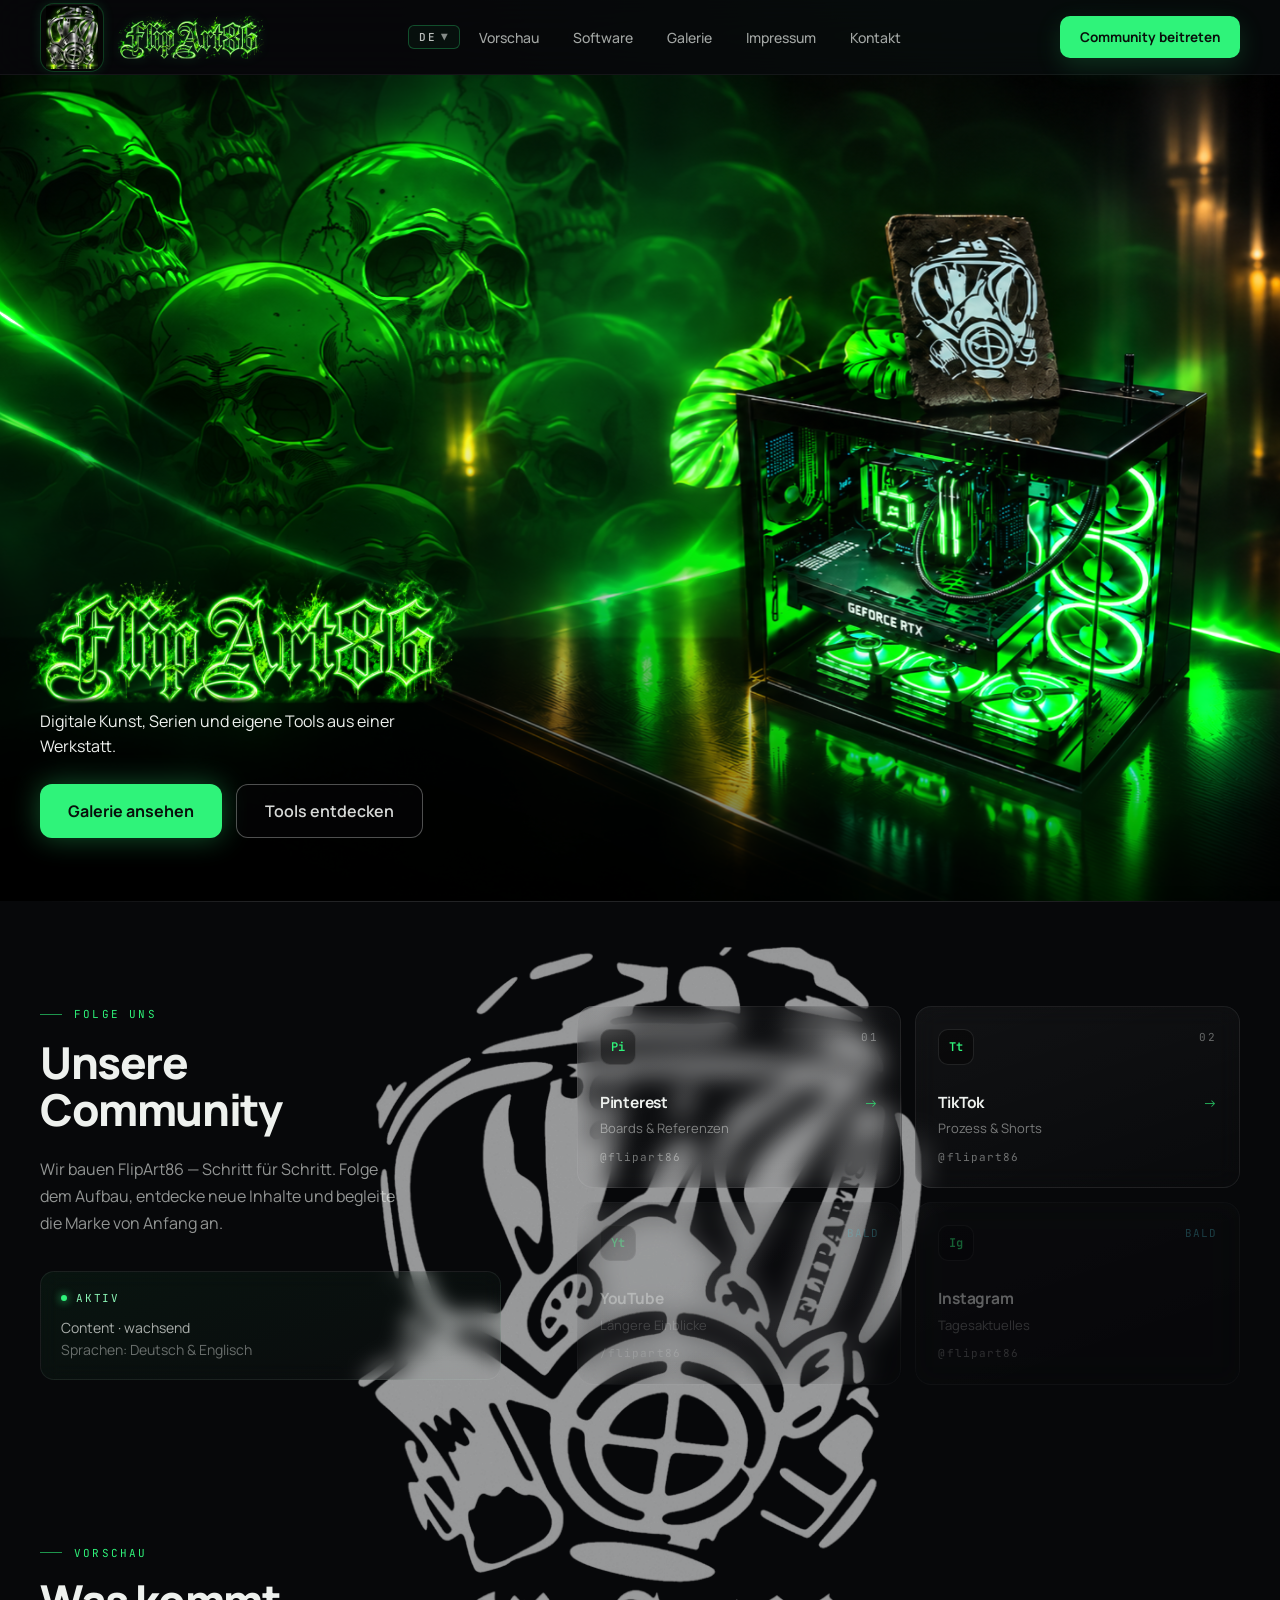
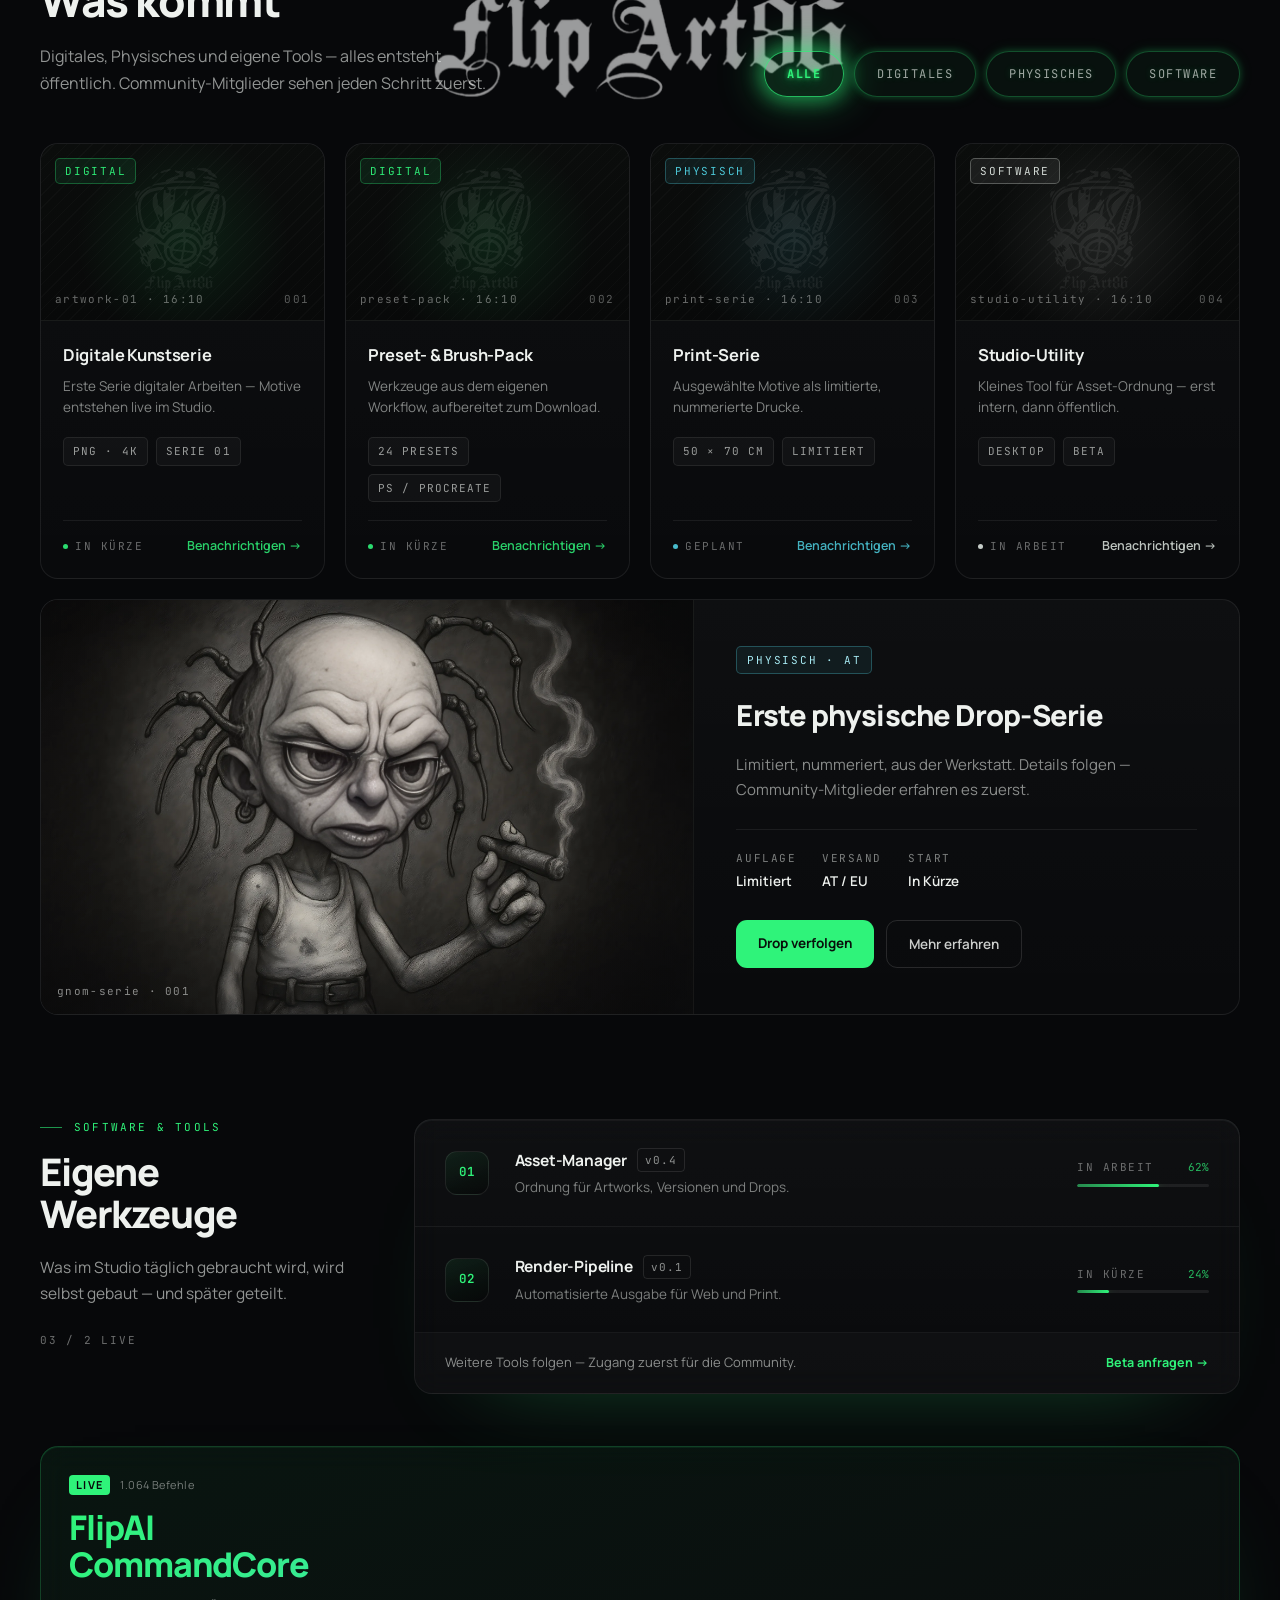
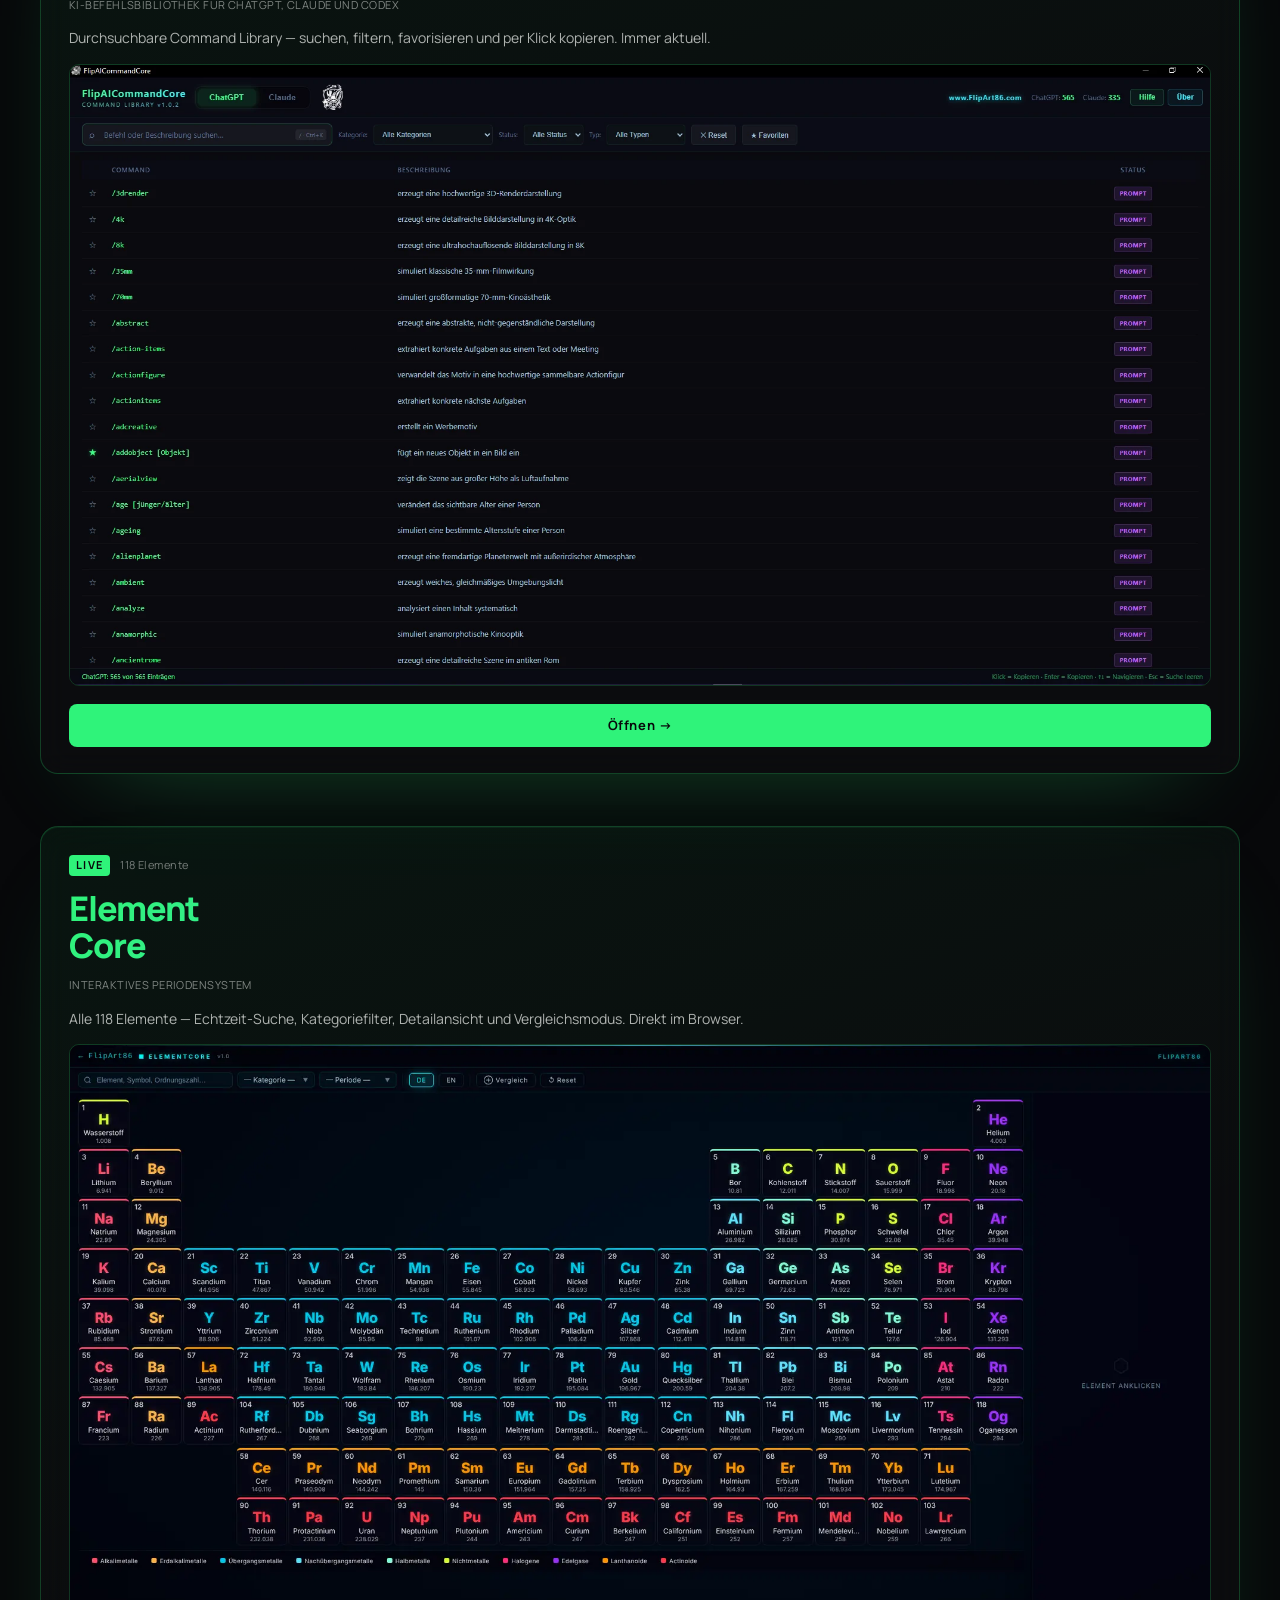
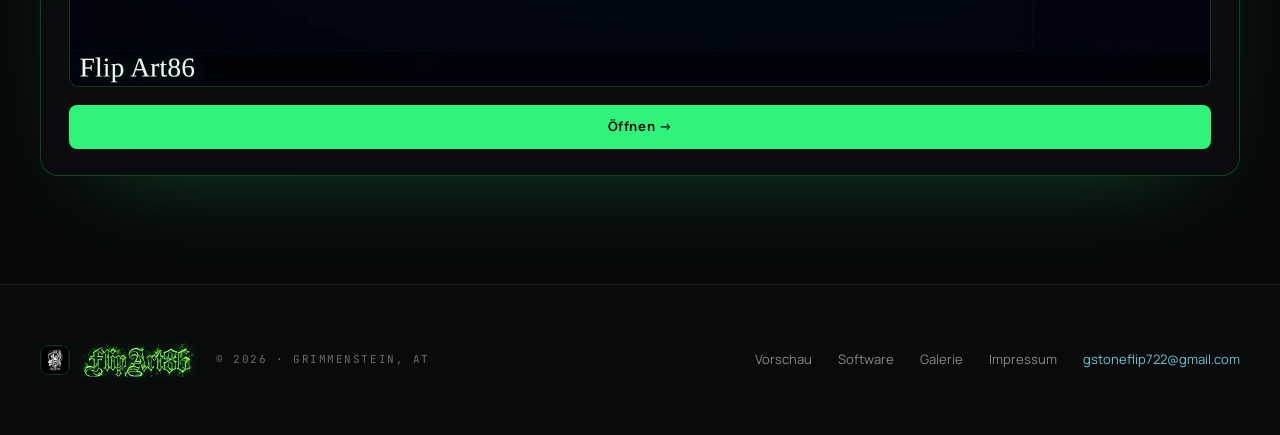
<file: index.html>
<!DOCTYPE html>
<html lang="de">
<head>
<meta charset="UTF-8">
<meta name="p:domain_verify" content="d2d1225c75e75ef7faa02c5a04b11d37">
<meta name="viewport" content="width=device-width, initial-scale=1.0">
<meta name="description" content="FlipArt86 — Digitale Kunst, Serien und eigene Tools aus GStone City. Kreativ, direkt, ohne Hochglanz-Fassade.">
<meta name="robots" content="index, follow">
<meta property="og:type" content="website">
<meta property="og:url" content="https://www.flipart86.com/">
<meta property="og:title" content="FlipArt86">
<meta property="og:description" content="Digitale Kunst, Serien und eigene Tools aus GStone City. Kreativ, direkt, ohne Hochglanz-Fassade.">
<meta property="og:image" content="https://www.flipart86.com/assets/hero-studio.png">
<meta name="twitter:card" content="summary_large_image">
<meta name="twitter:title" content="FlipArt86">
<meta name="twitter:description" content="Digitale Kunst, Serien und eigene Tools aus GStone City. Kreativ, direkt, ohne Hochglanz-Fassade.">
<meta name="twitter:image" content="https://www.flipart86.com/assets/hero-studio.png">
<title>FlipArt86</title>
<link rel="preconnect" href="https://fonts.googleapis.com">
<link rel="preconnect" href="https://fonts.gstatic.com" crossorigin>
<link href="https://fonts.googleapis.com/css2?family=Manrope:wght@400;500;600;700;800&family=JetBrains+Mono:wght@400;500;600&family=UnifrakturMaguntia&display=swap" rel="stylesheet">
<link rel="icon" type="image/png" href="assets/logo-tile.png">
<link rel="apple-touch-icon" href="assets/logo-tile.png">
<link rel="stylesheet" href="styles/style.css">
<link rel="stylesheet" href="styles/venom-goo.css">
<link rel="preload" as="image" href="assets/web/hero-bg-001.webp" fetchpriority="high">
<script src="scripts/lang.js" defer></script>
<script src="scripts/venom-goo.js" defer></script>
<script src="scripts/cinematic-hero-site.js" defer></script>
</head>
<body>

<a href="#main-content" class="skip-link">Zum Hauptinhalt springen</a>
<div class="page-glow"></div>
<div class="page-grid"></div>

<!-- HEADER -->
<header>
  <div class="header-inner">
    <div class="logo-wrap">
      <div class="logo-icon">
        <img src="assets/web/logo-emblem.webp" width="240" height="289" alt="FlipArt86">
      </div>
      <div class="logo-name logo-wordmark"><img src="assets/web/flipart86-wordmark-neon-sm.webp" width="400" height="119" alt="FlipArt86"></div>
    </div>
    <nav class="nav-links">
      <div class="lang-switcher" id="lang-switcher">
        <button class="lang-btn" id="lang-btn" aria-haspopup="listbox" aria-expanded="false" aria-label="Sprache wählen">
          <span id="lang-current">DE</span>
          <span class="lang-chevron" aria-hidden="true">&#9660;</span>
        </button>
        <div class="lang-dropdown" id="lang-dropdown" role="listbox" aria-label="Sprache wählen">
          <button class="lang-option active" data-lang="de" role="option" aria-selected="true" tabindex="0"><span>DE — Deutsch</span><span class="lang-option-check" aria-hidden="true">&#10003;</span></button>
          <button class="lang-option" data-lang="en" role="option" aria-selected="false" tabindex="0"><span>EN — English</span><span class="lang-option-check" aria-hidden="true">&#10003;</span></button>
        </div>
      </div>
      <a href="#vorschau" data-i18n="nav_preview">Vorschau</a>
      <a href="#tools" data-i18n="nav_software">Software</a>
      <a href="galerie.html" data-i18n="nav_gallery">Galerie</a>
      <a href="#" onclick="openImpressum('impressum'); return false;" data-i18n="nav_imprint">Impressum</a>
      <a href="#" onclick="openImpressum('kontakt'); return false;" data-i18n="nav_contact">Kontakt</a>
    </nav>
    <a href="#community" class="nav-cta" data-goo="primary" data-goo-id="nav" data-i18n="nav_cta">Community beitreten</a>
      <button class="mob-btn" id="mob-btn" aria-label="Menü öffnen" aria-expanded="false" aria-controls="mob-menu">
        <span></span><span></span><span></span>
      </button>
  </div>
</header>

<!-- MOBILE MENU -->
<div class="mob-menu" id="mob-menu" aria-hidden="true" aria-label="Hauptnavigation">
  <div class="mob-menu-inner">
    <div class="mob-lang-row">
      <button class="mob-lang-btn" data-lang="de" aria-label="Deutsch">DE</button>
      <span class="mob-lang-sep">/</span>
      <button class="mob-lang-btn" data-lang="en" aria-label="English">EN</button>
    </div>
    <nav class="mob-nav" aria-label="Mobile Navigation">
      <a href="#vorschau" class="mob-nav-link" data-i18n="nav_preview">Vorschau</a>
      <a href="#tools" class="mob-nav-link" data-i18n="nav_software">Software</a>
      <a href="galerie.html" class="mob-nav-link" data-i18n="nav_gallery">Galerie</a>
      <button class="mob-nav-link" onclick="closeMobMenu(); setTimeout(function(){ openImpressum('impressum'); }, 10);" data-i18n="nav_imprint">Impressum</button>
      <button class="mob-nav-link" onclick="closeMobMenu(); setTimeout(function(){ openImpressum('kontakt'); }, 10);" data-i18n="nav_contact">Kontakt</button>
    </nav>
    <a href="#community" class="mob-cta-link" data-i18n="nav_cta">Community beitreten</a>
  </div>
</div>

<!-- HERO (V2.1 Cinematic Art) -->
<section id="main-content" class="hx-hero" aria-labelledby="hx-title">
  <div class="hx-scene">
    <div class="hx-frame">
      <img src="assets/web/hero-bg-001.webp" width="1672" height="941" fetchpriority="high" alt="Neonbeleuchteter schwarz-grüner Gaming-PC mit Glasgehäuse auf einer spiegelnden Fläche, darauf eine Platte mit Gasmasken-Motiv, im Hintergrund grün leuchtende Totenköpfe und Lichtstrahlen.">
      <img class="hx-bloom" src="assets/web/hero-bg-001.webp" width="1672" height="941" alt="" aria-hidden="true">
    </div>
  </div>
  <div class="hx-shade" aria-hidden="true"></div>
  <div class="hx-copy">
    <h1 class="hx-title" id="hx-title"><img class="hx-wordmark" src="assets/web/flipart86-wordmark-neon.webp" width="1000" height="290" alt="FlipArt86" fetchpriority="high"></h1>
    <p class="hx-lead" data-i18n="hero_lead">Digitale Kunst, Serien und eigene Tools aus einer Werkstatt.</p>
    <div class="hx-acts">
      <a href="galerie.html" class="btn-primary" data-goo="primary" data-goo-id="hero1" data-i18n="hero_btn_gallery">Galerie ansehen</a>
      <a href="#tools" class="btn-ghost" data-goo="secondary" data-goo-id="hero2" data-i18n="hero_btn_tools">Tools entdecken</a>
    </div>
  </div>
</section>
<script>
/* Hero-Animationen pausieren, wenn der Hero nicht sichtbar oder der Tab verborgen ist. */
(function () {
  var hero = document.getElementById('main-content');
  if (!hero) return;
  var inView = true;
  function update() { hero.classList.toggle('hx-off', !inView || document.hidden); }
  if ('IntersectionObserver' in window) {
    new IntersectionObserver(function (e) { inView = e[0].isIntersecting; update(); }).observe(hero);
  }
  document.addEventListener('visibilitychange', update);
})();
</script>

<div class="section-divider"><div class="section-divider-line"></div></div>

<!-- COMMUNITY -->
<section id="community" class="community-section">
  <img src="assets/web/mask-alpha.webp" alt="" class="bg-logo-pulse" style="position:absolute;top:40px;left:50%;transform:translateX(-46%);height:780px;pointer-events:none;z-index:0">
  <div class="community-inner">
    <div class="community-left">
      <div class="section-tag">
        <span class="section-tag-line"></span>
        <span class="section-tag-label" data-i18n="community_tag">Folge uns</span>
      </div>
      <h2 class="section-h2" data-i18n="community_h2">Unsere<br>Community</h2>
      <p class="section-sub" style="margin-top:22px;max-width:370px" data-i18n="community_sub">Wir bauen FlipArt86 — Schritt für Schritt. Folge dem Aufbau, entdecke neue Inhalte und begleite die Marke von Anfang an.</p>
      <div class="community-active">
        <div class="community-active-row">
          <span class="active-dot"></span>
          <span class="active-label" data-i18n="community_active_label">Aktiv</span>
        </div>
        <div class="active-desc" data-i18n="community_active_desc">Content · wachsend<br><span>Sprachen: Deutsch &amp; Englisch</span></div>
      </div>
    </div>
    <div class="channels-grid">
      <a href="https://at.pinterest.com/FlipArt86" target="_blank" rel="noopener" class="channel-card">
        <div class="channel-card-top">
          <div class="channel-mark">Pi</div>
          <span class="channel-meta">01</span>
        </div>
        <div>
          <div class="channel-name-row">
            <div class="channel-name">Pinterest</div>
            <span class="channel-arrow">→</span>
          </div>
          <div class="channel-note" data-i18n="channel_pinterest_note">Boards &amp; Referenzen</div>
          <div class="channel-handle">@flipart86</div>
        </div>
      </a>
      <a href="https://www.tiktok.com/@flipart86" target="_blank" rel="noopener" class="channel-card">
        <div class="channel-card-top">
          <div class="channel-mark">Tt</div>
          <span class="channel-meta">02</span>
        </div>
        <div>
          <div class="channel-name-row">
            <div class="channel-name">TikTok</div>
            <span class="channel-arrow">→</span>
          </div>
          <div class="channel-note" data-i18n="channel_tiktok_note">Prozess &amp; Shorts</div>
          <div class="channel-handle">@flipart86</div>
        </div>
      </a>
      <div class="channel-card channel-card--soon" role="button" aria-disabled="true" tabindex="-1">
        <div class="channel-card-top">
          <div class="channel-mark">Yt</div>
          <span class="channel-meta channel-soon-badge">bald</span>
        </div>
        <div>
          <div class="channel-name-row">
            <div class="channel-name">YouTube</div>
            <span class="channel-arrow" aria-hidden="true">→</span>
          </div>
          <div class="channel-note" data-i18n="channel_youtube_note">Längere Einblicke</div>
          <div class="channel-handle">/flipart86</div>
        </div>
      </div>
      <div class="channel-card channel-card--soon" role="button" aria-disabled="true" tabindex="-1">
        <div class="channel-card-top">
          <div class="channel-mark">Ig</div>
          <span class="channel-meta channel-soon-badge">bald</span>
        </div>
        <div>
          <div class="channel-name-row">
            <div class="channel-name">Instagram</div>
            <span class="channel-arrow" aria-hidden="true">→</span>
          </div>
          <div class="channel-note" data-i18n="channel_instagram_note">Tagesaktuelles</div>
          <div class="channel-handle">@flipart86</div>
        </div>
      </div>
    </div>
  </div>
</section>

<!-- VORSCHAU -->
<section id="vorschau" class="vorschau-section">
  <div class="vorschau-header">
    <div>
      <div class="section-tag">
        <span class="section-tag-line"></span>
        <span class="section-tag-label" data-i18n="vorschau_tag">Vorschau</span>
      </div>
      <h2 class="section-h2" data-i18n="vorschau_h2">Was kommt</h2>
      <p class="section-sub" style="margin-top:18px;max-width:450px" data-i18n="vorschau_sub">Digitales, Physisches und eigene Tools — alles entsteht öffentlich. Community-Mitglieder sehen jeden Schritt zuerst.</p>
    </div>
    <div class="filter-bar">
      <button class="filter-btn active" onclick="setFilter(this,'Alle')" data-i18n="filter_all">Alle</button>
      <button class="filter-btn" onclick="setFilter(this,'Digitales')" data-i18n="filter_digital">Digitales</button>
      <button class="filter-btn" onclick="setFilter(this,'Physisches')" data-i18n="filter_physical">Physisches</button>
      <button class="filter-btn" onclick="setFilter(this,'Software')" data-i18n="filter_software">Software</button>
    </div>
  </div>

  <div class="products-grid">

    <!-- Digitale Kunstserie -->
    <div class="product-card" data-cat="Digitales">
      <div class="product-card-img">
        <div class="product-card-pattern"></div>
        <div class="product-glow-green"></div>
        <div class="product-card-motif"></div>
        <span class="product-tag digital">DIGITAL</span>
        <span class="product-slot">artwork-01 · 16:10</span>
        <span class="product-idx">001</span>
      </div>
      <div class="product-body">
        <div class="product-name" data-i18n="product1_name">Digitale Kunstserie</div>
        <div class="product-desc" data-i18n="product1_desc">Erste Serie digitaler Arbeiten — Motive entstehen live im Studio.</div>
        <div class="product-specs">
          <span class="product-spec">PNG · 4K</span>
          <span class="product-spec">SERIE 01</span>
        </div>
        <div class="product-footer">
          <span class="product-status"><span class="product-dot" style="background:rgba(47,243,122,.9)"></span><span data-i18n="status_coming_soon">In Kürze</span></span>
          <span class="product-cta green" data-i18n="product_cta_notify">Benachrichtigen →</span>
        </div>
      </div>
    </div>

    <!-- Preset- & Brush-Pack -->
    <div class="product-card" data-cat="Digitales">
      <div class="product-card-img">
        <div class="product-card-pattern"></div>
        <div class="product-glow-green"></div>
        <div class="product-card-motif"></div>
        <span class="product-tag digital">DIGITAL</span>
        <span class="product-slot">preset-pack · 16:10</span>
        <span class="product-idx">002</span>
      </div>
      <div class="product-body">
        <div class="product-name" data-i18n="product2_name">Preset- &amp; Brush-Pack</div>
        <div class="product-desc" data-i18n="product2_desc">Werkzeuge aus dem eigenen Workflow, aufbereitet zum Download.</div>
        <div class="product-specs">
          <span class="product-spec">24 PRESETS</span>
          <span class="product-spec">PS / PROCREATE</span>
        </div>
        <div class="product-footer">
          <span class="product-status"><span class="product-dot" style="background:rgba(47,243,122,.9)"></span><span data-i18n="status_coming_soon">In Kürze</span></span>
          <span class="product-cta green" data-i18n="product_cta_notify">Benachrichtigen →</span>
        </div>
      </div>
    </div>

    <!-- Print-Serie -->
    <div class="product-card" data-cat="Physisches">
      <div class="product-card-img">
        <div class="product-card-pattern"></div>
        <div class="product-glow-cyan"></div>
        <div class="product-card-motif"></div>
        <span class="product-tag physical">PHYSISCH</span>
        <span class="product-slot">print-serie · 16:10</span>
        <span class="product-idx">003</span>
      </div>
      <div class="product-body">
        <div class="product-name" data-i18n="product3_name">Print-Serie</div>
        <div class="product-desc" data-i18n="product3_desc">Ausgewählte Motive als limitierte, nummerierte Drucke.</div>
        <div class="product-specs">
          <span class="product-spec">50 × 70 CM</span>
          <span class="product-spec">LIMITIERT</span>
        </div>
        <div class="product-footer">
          <span class="product-status"><span class="product-dot" style="background:rgba(79,208,224,.9)"></span><span data-i18n="status_planned">Geplant</span></span>
          <span class="product-cta cyan" data-i18n="product_cta_notify">Benachrichtigen →</span>
        </div>
      </div>
    </div>

    <!-- Studio-Utility -->
    <div class="product-card" data-cat="Software">
      <div class="product-card-img">
        <div class="product-card-pattern"></div>
        <div class="product-glow-light"></div>
        <div class="product-card-motif"></div>
        <span class="product-tag software">SOFTWARE</span>
        <span class="product-slot">studio-utility · 16:10</span>
        <span class="product-idx">004</span>
      </div>
      <div class="product-body">
        <div class="product-name" data-i18n="product4_name">Studio-Utility</div>
        <div class="product-desc" data-i18n="product4_desc">Kleines Tool für Asset-Ordnung — erst intern, dann öffentlich.</div>
        <div class="product-specs">
          <span class="product-spec">DESKTOP</span>
          <span class="product-spec">BETA</span>
        </div>
        <div class="product-footer">
          <span class="product-status"><span class="product-dot" style="background:rgba(220,228,222,.9)"></span><span data-i18n="status_in_progress">In Arbeit</span></span>
          <span class="product-cta light" data-i18n="product_cta_notify">Benachrichtigen →</span>
        </div>
      </div>
    </div>

  </div>

  <!-- Physischer Drop – Featured -->
  <div class="drop-feature" id="drop-feature">
    <div class="drop-img">
      <div class="drop-img-pattern"></div>
      <div class="drop-img-bg" style="background-image:url('assets/web/gnom-serie-001.webp')"></div>
      <div class="drop-img-vignette"></div>
      <div class="drop-img-sides"></div>
      <span class="drop-img-label">gnom-serie · 001</span>
    </div>
    <div class="drop-content">
      <span class="drop-tag" data-i18n="drop_tag">PHYSISCH · AT</span>
      <h3 class="drop-h3" data-i18n="drop_h3">Erste physische Drop-Serie</h3>
      <p class="drop-desc" data-i18n="drop_desc">Limitiert, nummeriert, aus der Werkstatt. Details folgen — Community-Mitglieder erfahren es zuerst.</p>
      <div class="drop-stats">
        <div>
          <div class="drop-stat-label" data-i18n="drop_stat_edition_key">Auflage</div>
          <div class="drop-stat-val" data-i18n="drop_stat_edition_val">Limitiert</div>
        </div>
        <div>
          <div class="drop-stat-label" data-i18n="drop_stat_shipping_key">Versand</div>
          <div class="drop-stat-val">AT / EU</div>
        </div>
        <div>
          <div class="drop-stat-label" data-i18n="drop_stat_start_key">Start</div>
          <div class="drop-stat-val" data-i18n="drop_stat_start_val">In Kürze</div>
        </div>
      </div>
      <div class="drop-actions">
        <a href="#community" class="btn-green-sm" data-goo="primary" data-goo-id="drop1" data-i18n="drop_btn1">Drop verfolgen</a>
        <a href="#vorschau" class="btn-ghost-sm" data-goo="secondary" data-goo-id="drop2" data-i18n="drop_btn2">Mehr erfahren</a>
      </div>
    </div>
  </div>
</section>

<!-- TOOLS -->
<section id="tools" class="tools-section">
  <div class="tools-inner">
    <div class="tools-left">
      <div class="section-tag">
        <span class="section-tag-line"></span>
        <span class="section-tag-label" data-i18n="tools_tag">Software &amp; Tools</span>
      </div>
      <h2 class="section-h2" style="font-size:38px;letter-spacing:-1.2px" data-i18n="tools_h2">Eigene<br>Werkzeuge</h2>
      <p class="section-sub" style="font-size:15.5px;margin-top:20px;max-width:340px" data-i18n="tools_sub">Was im Studio täglich gebraucht wird, wird selbst gebaut — und später geteilt.</p>
      <div class="tools-count" data-i18n="tools_count">03 / 2 LIVE</div>
    </div>
    <div class="tools-list">
      <div class="tool-row">
        <div class="tool-icon">01</div>
        <div>
          <div class="tool-name-row">
            <span class="tool-name">Asset-Manager</span>
            <span class="tool-ver">v0.4</span>
          </div>
          <div class="tool-desc" data-i18n="tool1_desc">Ordnung für Artworks, Versionen und Drops.</div>
        </div>
        <div>
          <div class="tool-progress-row">
            <span class="tool-status" data-i18n="status_in_progress">In Arbeit</span>
            <span class="tool-pct">62%</span>
          </div>
          <div class="progress-track">
            <div class="progress-fill" style="width:62%"></div>
          </div>
        </div>
      </div>
      <div class="tool-row">
        <div class="tool-icon">02</div>
        <div>
          <div class="tool-name-row">
            <span class="tool-name">Render-Pipeline</span>
            <span class="tool-ver">v0.1</span>
          </div>
          <div class="tool-desc" data-i18n="tool2_desc">Automatisierte Ausgabe für Web und Print.</div>
        </div>
        <div>
          <div class="tool-progress-row">
            <span class="tool-status" data-i18n="status_coming_soon">In Kürze</span>
            <span class="tool-pct">24%</span>
          </div>
          <div class="progress-track">
            <div class="progress-fill" style="width:24%"></div>
          </div>
        </div>
      </div>

      <div class="tools-footer" style="border-top:none">
        <p data-i18n="tools_footer_text">Weitere Tools folgen — Zugang zuerst für die Community.</p>
        <a href="#community" data-i18n="tools_footer_cta">Beta anfragen →</a>
      </div>
    </div>
  </div>
  <!-- CC standalone row -->
  <div class="cc-row">
    <div class="cc-card">
      <div class="cc-card-header">
        <span class="cc-live-badge">LIVE</span>
        <span class="cc-card-count">1.064 Befehle</span>
      </div>
      <h3 class="cc-card-title">FlipAI<br>CommandCore</h3>
      <p class="cc-card-sub">KI-Befehlsbibliothek für ChatGPT, Claude und Codex</p>
      <p class="cc-card-desc">Durchsuchbare Command Library — suchen, filtern, favorisieren und per Klick kopieren. Immer aktuell.</p>
      <img class="cc-card-img" src="assets/web/commandcore/flipai-commandcore-ui.webp" alt="FlipAICommandCore Screenshot" loading="lazy" width="1912" height="1040">
      <a class="cc-open-btn" href="commandcore/" target="_blank" rel="noopener noreferrer" data-goo="primary" data-goo-id="cc">Öffnen →</a>
    </div>
  </div>

  <!-- EC standalone row -->
  <div class="cc-row">
    <div class="cc-card">
      <div class="cc-card-header">
        <span class="cc-live-badge">LIVE</span>
        <span class="cc-card-count" data-i18n="ec_card_count">118 Elemente</span>
      </div>
      <h3 class="cc-card-title">Element<br>Core</h3>
      <p class="cc-card-sub" data-i18n="ec_card_sub">INTERAKTIVES PERIODENSYSTEM</p>
      <p class="cc-card-desc" data-i18n="ec_card_desc">Alle 118 Elemente — Echtzeit-Suche, Kategoriefilter, Detailansicht und Vergleichsmodus. Direkt im Browser.</p>
      <img class="cc-card-img" src="assets/web/elementcore/elementcore-ui.webp" alt="ElementCore Screenshot" loading="lazy" width="1912" height="1075">
      <a class="cc-open-btn" href="elementcore/" target="_blank" rel="noopener noreferrer" data-goo="primary" data-goo-id="ec" data-i18n="ec_card_btn">Öffnen →</a>
    </div>
  </div>
</section>

<!-- FOOTER -->
<footer id="kontakt">
  <div class="footer-inner">
    <div class="footer-logo-wrap">
      <div class="footer-logo-icon">
        <img src="assets/web/logo-tile.webp" alt="FlipArt86">
      </div>
      <div class="footer-logo-name logo-wordmark"><img src="assets/web/flipart86-wordmark-neon-sm.webp" width="400" height="119" alt="FlipArt86" loading="lazy" decoding="async"></div>
      <span class="footer-copy">© 2026 · GRIMMENSTEIN, AT</span>
    </div>
    <div class="footer-links">
      <a href="#vorschau" data-i18n="nav_preview">Vorschau</a>
      <a href="#tools" data-i18n="nav_software">Software</a>
      <a href="galerie.html" data-i18n="nav_gallery">Galerie</a>
      <a href="#" onclick="openImpressum('impressum'); return false;" data-i18n="nav_imprint">Impressum</a>
      <a href="mailto:gstoneflip722@gmail.com" class="email-link">gstoneflip722@gmail.com</a>
    </div>
  </div>
</footer>

<script>
function setFilter(btn, cat) {
  document.querySelectorAll('.filter-btn').forEach(function(b) { b.classList.remove('active'); });
  btn.classList.add('active');
  var cards = document.querySelectorAll('.product-card');
  cards.forEach(function(card) {
    card.style.display = (cat === 'Alle' || card.dataset.cat === cat) ? '' : 'none';
  });
  var drop = document.getElementById('drop-feature');
  if (drop) drop.style.display = (cat === 'Alle' || cat === 'Physisches') ? '' : 'none';
}

/* ---- IMPRESSUM / KONTAKT MODAL ---- */
var _impScrollY = 0;

function openImpressum(target) {
  _impScrollY = window.scrollY || document.documentElement.scrollTop;
  document.body.style.position = 'fixed';
  document.body.style.top = '-' + _impScrollY + 'px';
  document.body.style.width = '100%';
  document.body.style.overflowY = 'scroll';
  var modal = document.getElementById('impressum-modal');
  modal.classList.add('open');
  var win = modal.querySelector('.imp-window');
  if (target === 'kontakt') {
    setTimeout(function() {
      var el = document.getElementById('imp-section-kontakt');
      if (el && win) win.scrollTop = el.offsetTop - 20;
    }, 40);
  } else {
    if (win) win.scrollTop = 0;
  }
}

function closeImpressum() {
  var modal = document.getElementById('impressum-modal');
  if (!modal || !modal.classList.contains('open')) return;
  modal.classList.remove('open');
  document.body.style.position = '';
  document.body.style.top = '';
  document.body.style.width = '';
  document.body.style.overflowY = '';
  window.scrollTo(0, _impScrollY);
}

document.addEventListener('keydown', function(e) {
  if (e.key === 'Escape') closeImpressum();
});

/* ---- Auto-open modal from URL hash (galerie.html deep-links) ---- */
(function() {
  var h = window.location.hash;
  if (h !== '#open-impressum' && h !== '#open-kontakt') return;
  var target = (h === '#open-kontakt') ? 'kontakt' : 'impressum';
  function tryOpen() { openImpressum(target); }
  if (document.readyState === 'loading') {
    document.addEventListener('DOMContentLoaded', tryOpen);
  } else {
    tryOpen();
  }
})();

/* ============================================================
   SCROLL-LOCK (mobiles Menü + Lightbox)
   Sperrt das Scrollen über <html> (nicht über <body>): ein
   overflow auf <body> macht den Body zum Scroll-Container und
   hebt dadurch position:sticky des Headers auf.
   ============================================================ */
var _scrollLockReasons = {};
var _scrollLockY = 0;

function _scrollLockActive() {
  for (var k in _scrollLockReasons) {
    if (_scrollLockReasons[k]) return true;
  }
  return false;
}

function lockPageScroll(reason) {
  var wasLocked = _scrollLockActive();
  _scrollLockReasons[reason] = true;
  if (wasLocked) return;
  var de = document.documentElement;
  _scrollLockY = window.pageYOffset || de.scrollTop || 0;
  var sbw = window.innerWidth - de.clientWidth; /* Breite einer klassischen Scrollleiste */
  de.style.overflow = 'hidden';
  if (sbw > 0) de.style.paddingRight = sbw + 'px'; /* verhindert Layout-Sprung */
}

function unlockPageScroll(reason) {
  if (!_scrollLockReasons[reason]) return;
  _scrollLockReasons[reason] = false;
  if (_scrollLockActive()) return;
  var de = document.documentElement;
  de.style.overflow = '';
  de.style.paddingRight = '';
  if ((window.pageYOffset || de.scrollTop || 0) !== _scrollLockY) window.scrollTo(0, _scrollLockY);
}

/* Touch-Geräte (z. B. ältere iOS-Versionen): Ein-Finger-Scrollen im Hintergrund unterbinden */
document.addEventListener('touchmove', function(e) {
  if (_scrollLockActive() && e.touches.length === 1 && e.cancelable) e.preventDefault();
}, { passive: false });

/* Menü automatisch schließen (und Sperre lösen), wenn die Breite das Hamburger-Menü verlässt */
(function() {
  if (!window.matchMedia) return;
  var mq = window.matchMedia('(min-width: 981px)');
  var onChange = function(e) { if (e.matches && typeof closeMobMenu === 'function') closeMobMenu(); };
  if (mq.addEventListener) mq.addEventListener('change', onChange);
  else if (mq.addListener) mq.addListener(onChange);
})();

/* ============================================================
   MOBILE MENU
   ============================================================ */
var _mobOpen = false;

function openMobMenu() {
  _mobOpen = true;
  var menu = document.getElementById('mob-menu');
  var btn  = document.getElementById('mob-btn');
  if (!menu || !btn) return;
  menu.classList.add('open');
  menu.setAttribute('aria-hidden', 'false');
  btn.classList.add('open');
  btn.setAttribute('aria-expanded', 'true');
  btn.setAttribute('aria-label', 'Menü schließen');
  lockPageScroll('menu');
  syncMobLang();
  // focus first nav link
  var first = menu.querySelector('.mob-nav-link');
  if (first) setTimeout(function() { first.focus(); }, 50);
}

function closeMobMenu() {
  if (!_mobOpen) return;
  _mobOpen = false;
  var menu = document.getElementById('mob-menu');
  var btn  = document.getElementById('mob-btn');
  if (!menu || !btn) return;
  menu.classList.remove('open');
  menu.setAttribute('aria-hidden', 'true');
  btn.classList.remove('open');
  btn.setAttribute('aria-expanded', 'false');
  btn.setAttribute('aria-label', 'Menü öffnen');
  unlockPageScroll('menu');
}

function syncMobLang() {
  var lang = window.FLIPART86_LANG || 'de';
  document.querySelectorAll('.mob-lang-btn').forEach(function(b) {
    b.classList.toggle('active', b.dataset.lang === lang);
  });
}

document.addEventListener('DOMContentLoaded', function() {
  var btn = document.getElementById('mob-btn');
  if (btn) {
    btn.addEventListener('click', function() {
      _mobOpen ? closeMobMenu() : openMobMenu();
    });
  }
  // Close on anchor nav links
  document.querySelectorAll('.mob-nav-link[href]').forEach(function(a) {
    a.addEventListener('click', function() { closeMobMenu(); });
  });
  // Mobile lang buttons
  document.querySelectorAll('.mob-lang-btn').forEach(function(b) {
    b.addEventListener('click', function() {
      if (typeof flipLangApply === 'function') flipLangApply(b.dataset.lang);
      syncMobLang();
    });
  });
  // ESC closes mobile menu
  document.addEventListener('keydown', function(e) {
    if (e.key === 'Escape' && _mobOpen) {
      closeMobMenu();
      var btn2 = document.getElementById('mob-btn');
      if (btn2) btn2.focus();
    }
  });
  // Tap outside closes menu
  document.addEventListener('click', function(e) {
    if (!_mobOpen) return;
    var menu = document.getElementById('mob-menu');
    var btn2 = document.getElementById('mob-btn');
    if (menu && !menu.contains(e.target) && btn2 && !btn2.contains(e.target)) {
      closeMobMenu();
    }
  });
});

</script>

<!-- IMPRESSUM / KONTAKT MODAL -->
<div id="impressum-modal" class="imp-modal" role="dialog" aria-modal="true" aria-label="Impressum und Kontakt">
  <div class="imp-backdrop" onclick="closeImpressum()"></div>
  <div class="imp-window">
    <button class="imp-close" onclick="closeImpressum()" aria-label="Schliessen">&#10005;</button>

    <div id="imp-section-impressum" class="imp-section">
      <div class="imp-header">
        <div class="section-tag">
          <span class="section-tag-line"></span>
          <span class="section-tag-label" data-i18n="imp_section_tag">Rechtliches</span>
        </div>
        <h2 class="imp-h2" data-i18n="imp_h2">Impressum</h2>
      </div>
      <div class="imp-grid">
        <div class="imp-contact-box">
          <div class="impressum-contact-tag" data-i18n="imp_ecg_tag">Angaben &sect; 5 ECG</div>
          <div class="impressum-name">Phillip Mayrhofer</div>
          <div class="impressum-addr">Kirchengasse 6<br>2840 Grimmenstein<br>&Ouml;sterreich</div>
          <div class="impressum-divider"></div>
          <div class="impressum-kontakt-tag" data-i18n="imp_contact_tag">Kontakt</div>
          <div class="impressum-email-wrap">
            <a href="mailto:gstoneflip722@gmail.com" class="impressum-email">gstoneflip722@gmail.com</a>
          </div>
        </div>
        <div class="imp-legal-box">
          <div class="legal-item">
            <div class="legal-key" data-i18n="imp_legal_subject_key">Unternehmensgegenstand</div>
            <div class="legal-val" data-i18n="imp_legal_subject_val">Entwicklung und Vertrieb von digitalen Produkten, Software und physischen G&uuml;tern.</div>
          </div>
          <div class="legal-item">
            <div class="legal-key" data-i18n="imp_legal_law_key">Berufsrecht</div>
            <div class="legal-val" data-i18n="imp_legal_law_val">Mitglied der Wirtschaftskammer &Ouml;sterreich (WKO) &middot; Gewerbeordnung (GewO) &mdash; <a href="https://www.ris.bka.gv.at" target="_blank" rel="noopener">ris.bka.gv.at</a></div>
          </div>
          <div class="legal-item">
            <div class="legal-key" data-i18n="imp_legal_liability_key">Haftungsausschluss</div>
            <div class="legal-val" data-i18n="imp_legal_liability_val">Die Inhalte dieser Webseite wurden mit groesster Sorgfalt erstellt. Fuer Richtigkeit, Vollstaendigkeit und Aktualitaet wird keine Gewaehr uebernommen.</div>
          </div>
          <div class="legal-item">
            <div class="legal-key" data-i18n="imp_legal_copyright_key">Urheberrecht</div>
            <div class="legal-val" data-i18n="imp_legal_copyright_val">Alle Artworks und Marken-Elemente von FlipArt86 sind urheberrechtlich geschuetzt.</div>
          </div>
          <div class="legal-item">
            <div class="legal-key" data-i18n="imp_legal_ai_key">KI-Inhalte</div>
            <div class="legal-val" data-i18n="imp_legal_ai_val">Teile der auf dieser Website pr&auml;sentierten Artworks wurden mithilfe KI-gest&uuml;tzter Werkzeuge erstellt oder bearbeitet (gem. Art.&nbsp;50 EU AI Act). Die kreativen Entscheidungen, Kuration und Nachbearbeitung stammen von Phillip Mayrhofer / FlipArt86.</div>
          </div>
          <div class="legal-item">
            <div class="legal-key" data-i18n="imp_legal_stand_key">Stand</div>
            <div class="legal-val" data-i18n="imp_legal_stand_val">Zuletzt aktualisiert: August 2026 &middot; AT (DE/EN)</div>
          </div>
        </div>
      </div>
    </div>

    <div class="imp-divider"></div>

    <div id="imp-section-kontakt" class="imp-section">
      <div class="imp-header">
        <div class="section-tag">
          <span class="section-tag-line"></span>
          <span class="section-tag-label" data-i18n="kontakt_section_tag">Kontakt</span>
        </div>
        <h2 class="imp-h2" data-i18n="kontakt_h2">Kontakt</h2>
      </div>
      <div class="imp-contact-block">
        <div class="imp-email-label" data-i18n="kontakt_email_label">E-Mail</div>
        <a href="mailto:gstoneflip722@gmail.com" class="imp-email-addr">gstoneflip722@gmail.com</a>
        <a href="mailto:gstoneflip722@gmail.com" class="btn-primary imp-email-btn" data-goo="primary" data-goo-id="mail" data-i18n="kontakt_email_btn">E-Mail schreiben</a>
      </div>
      <div class="imp-stand" data-i18n="kontakt_stand">Stand: August 2026</div>
    </div>
  </div>
</div>

</body>
</html>
</file>
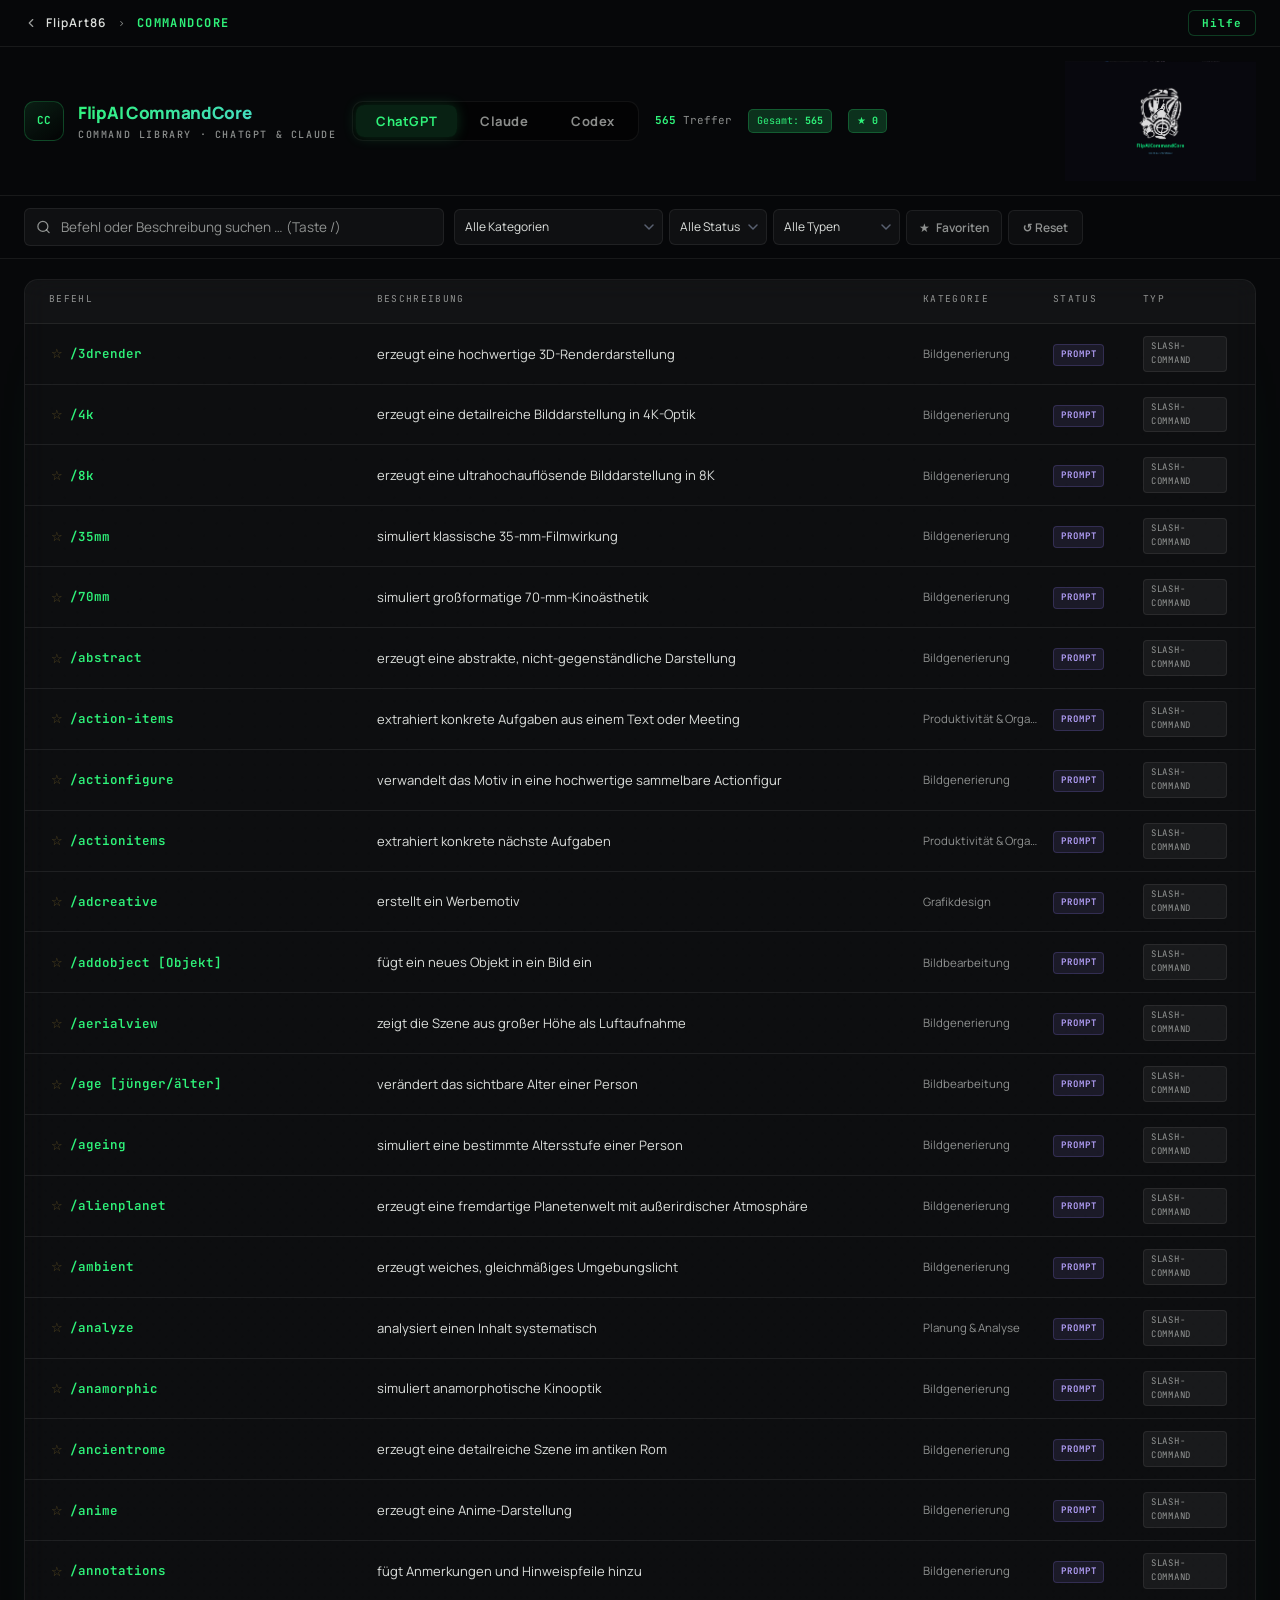
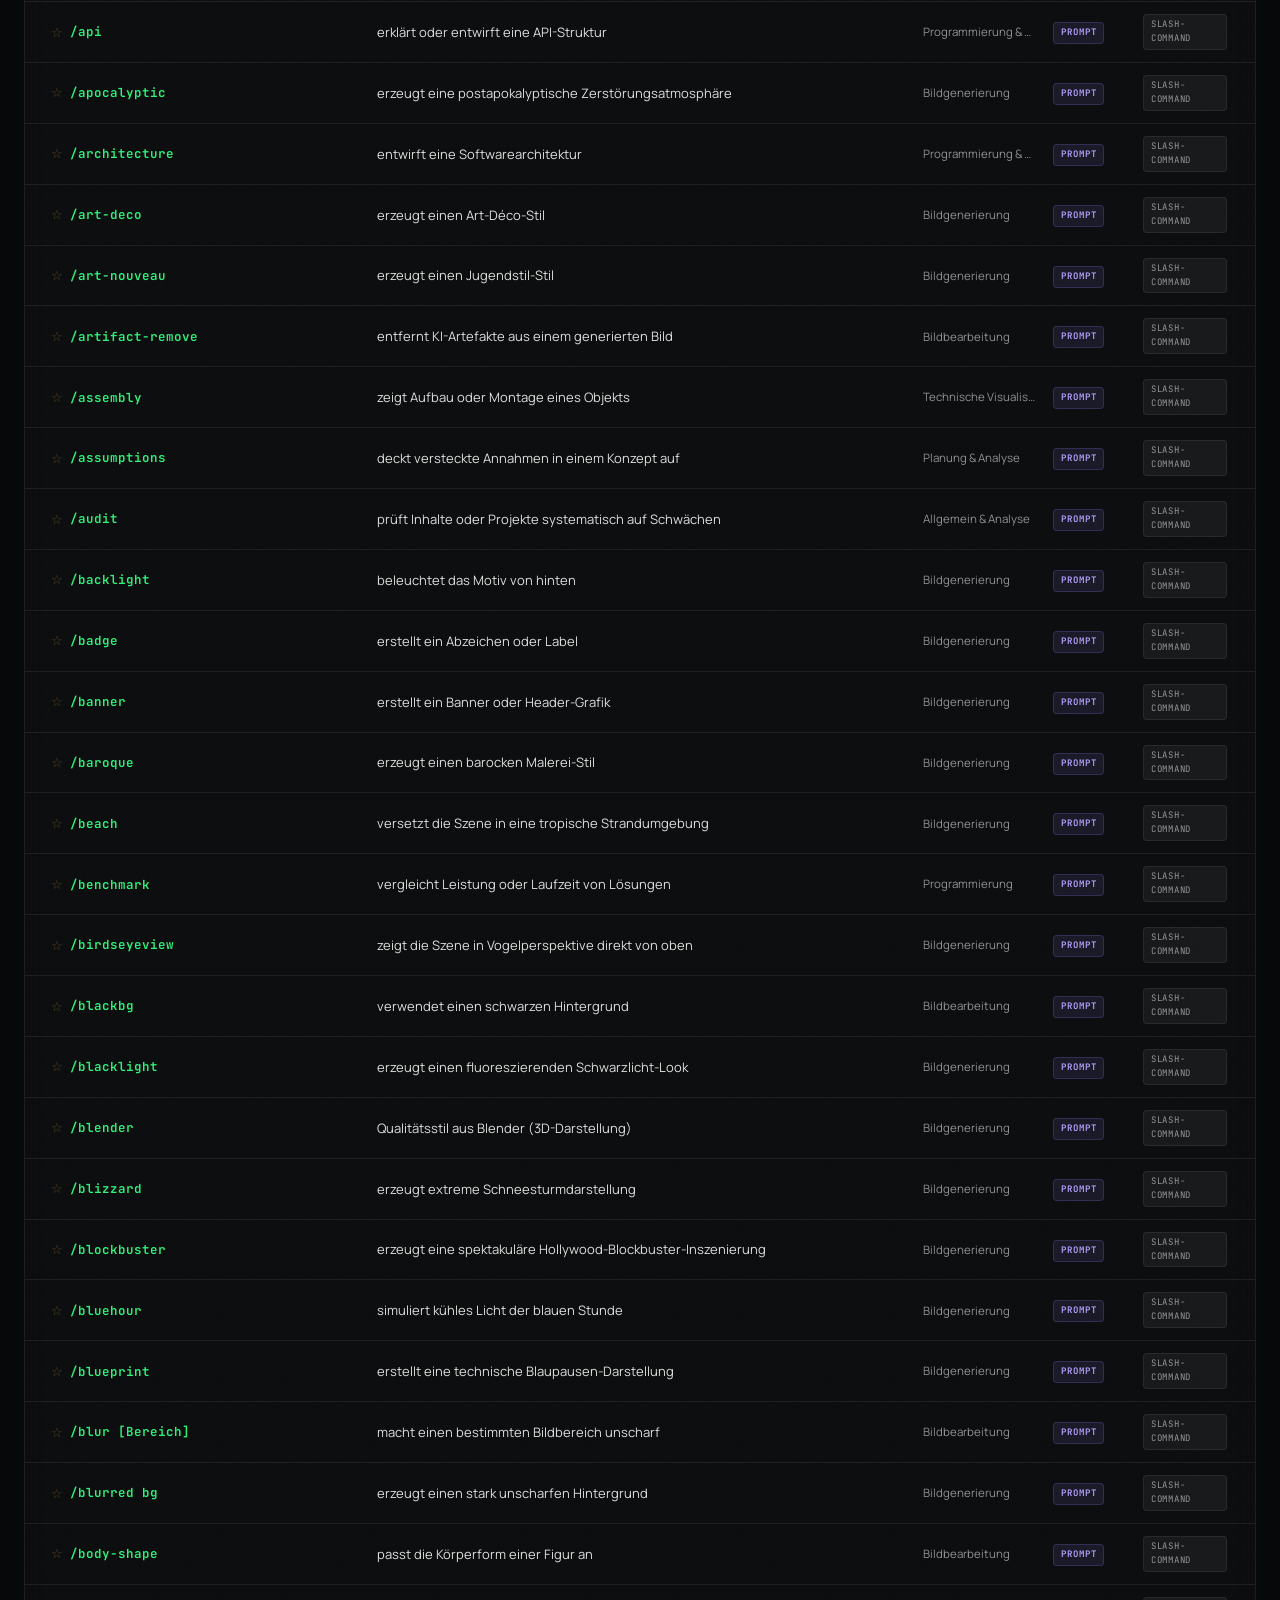
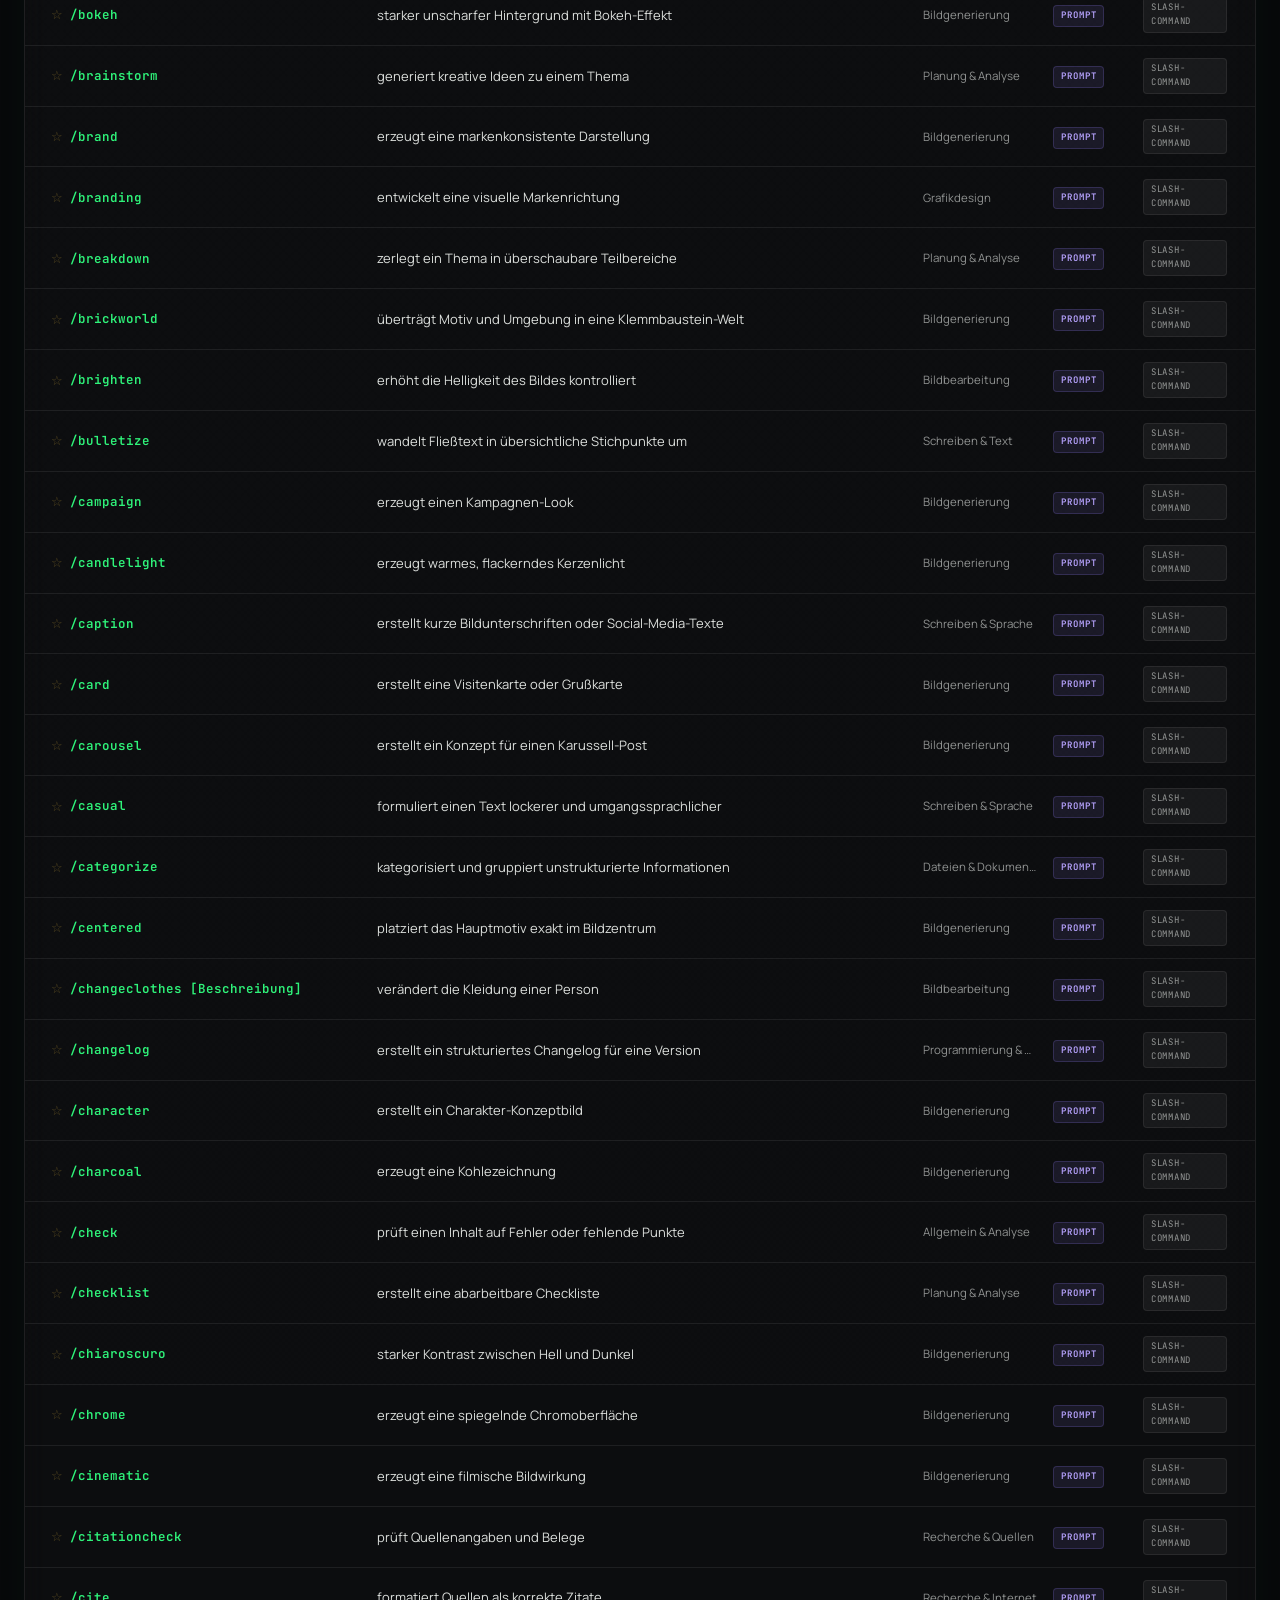
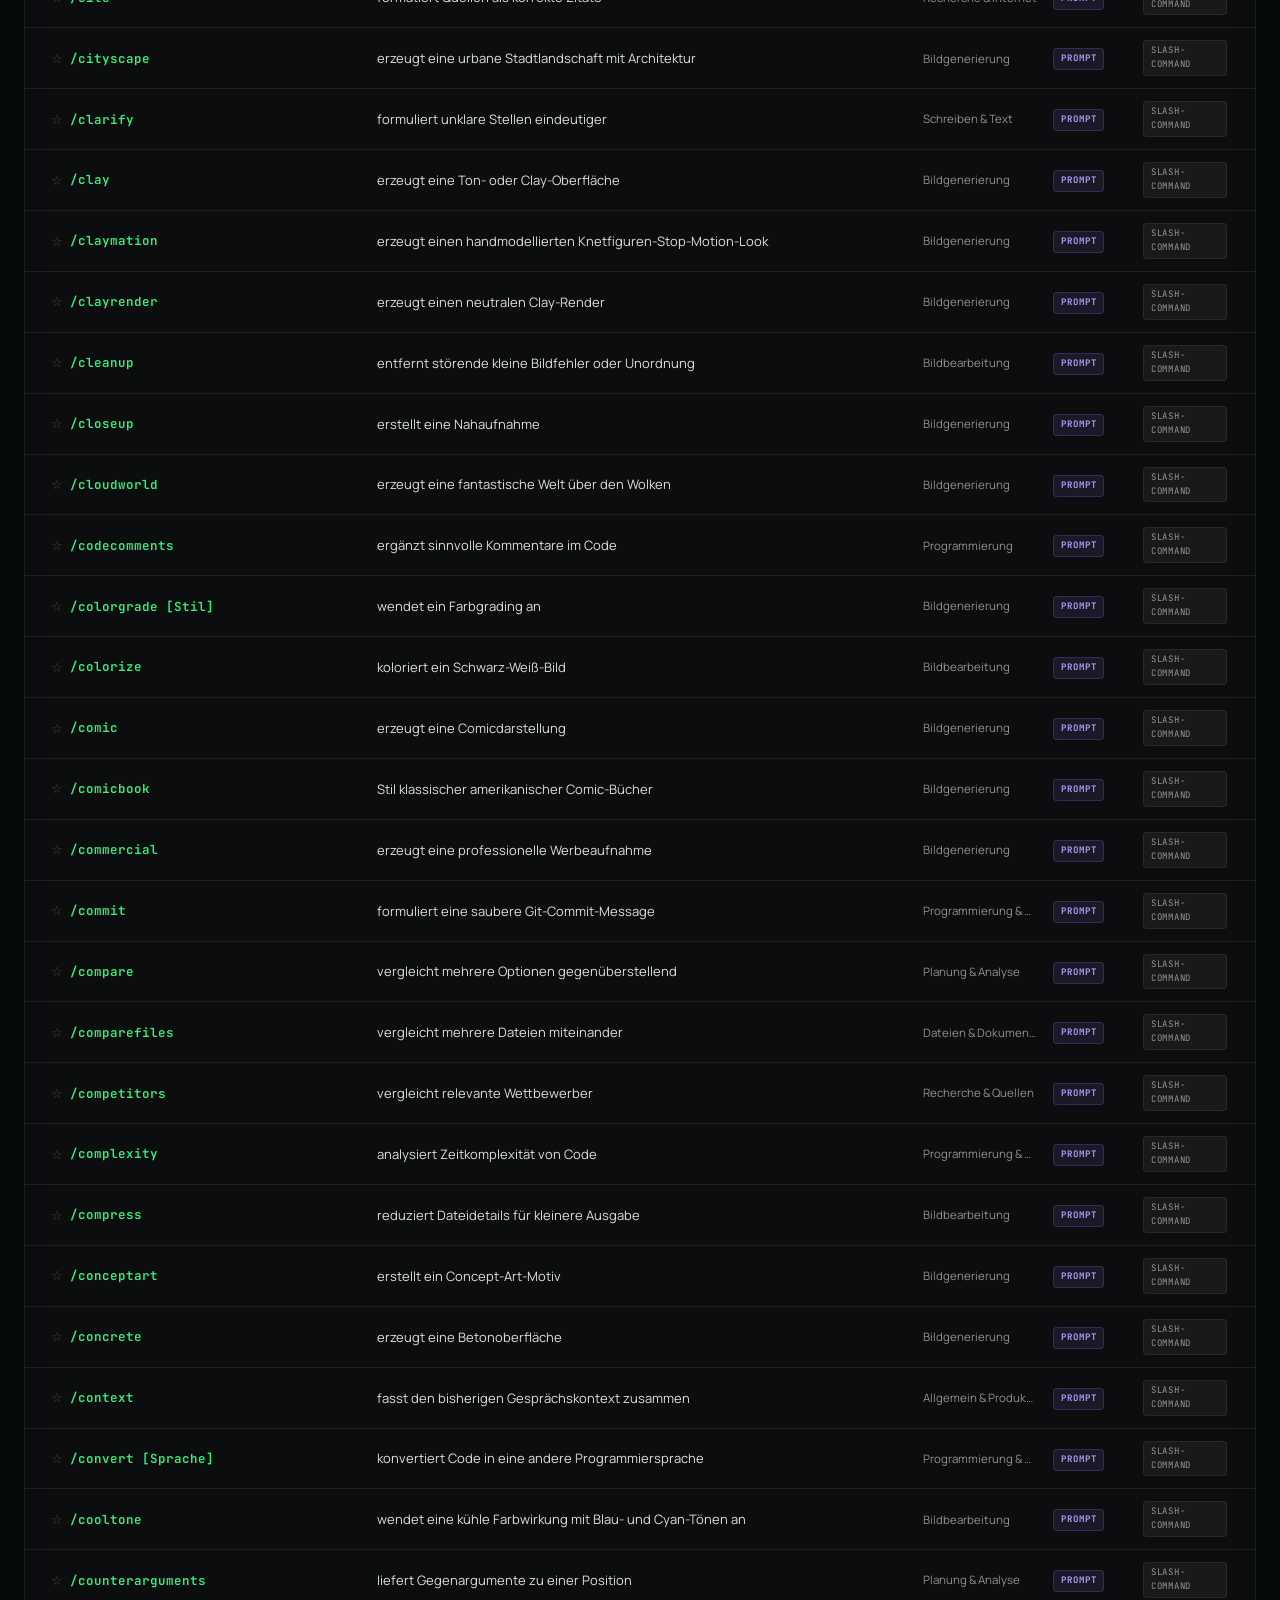
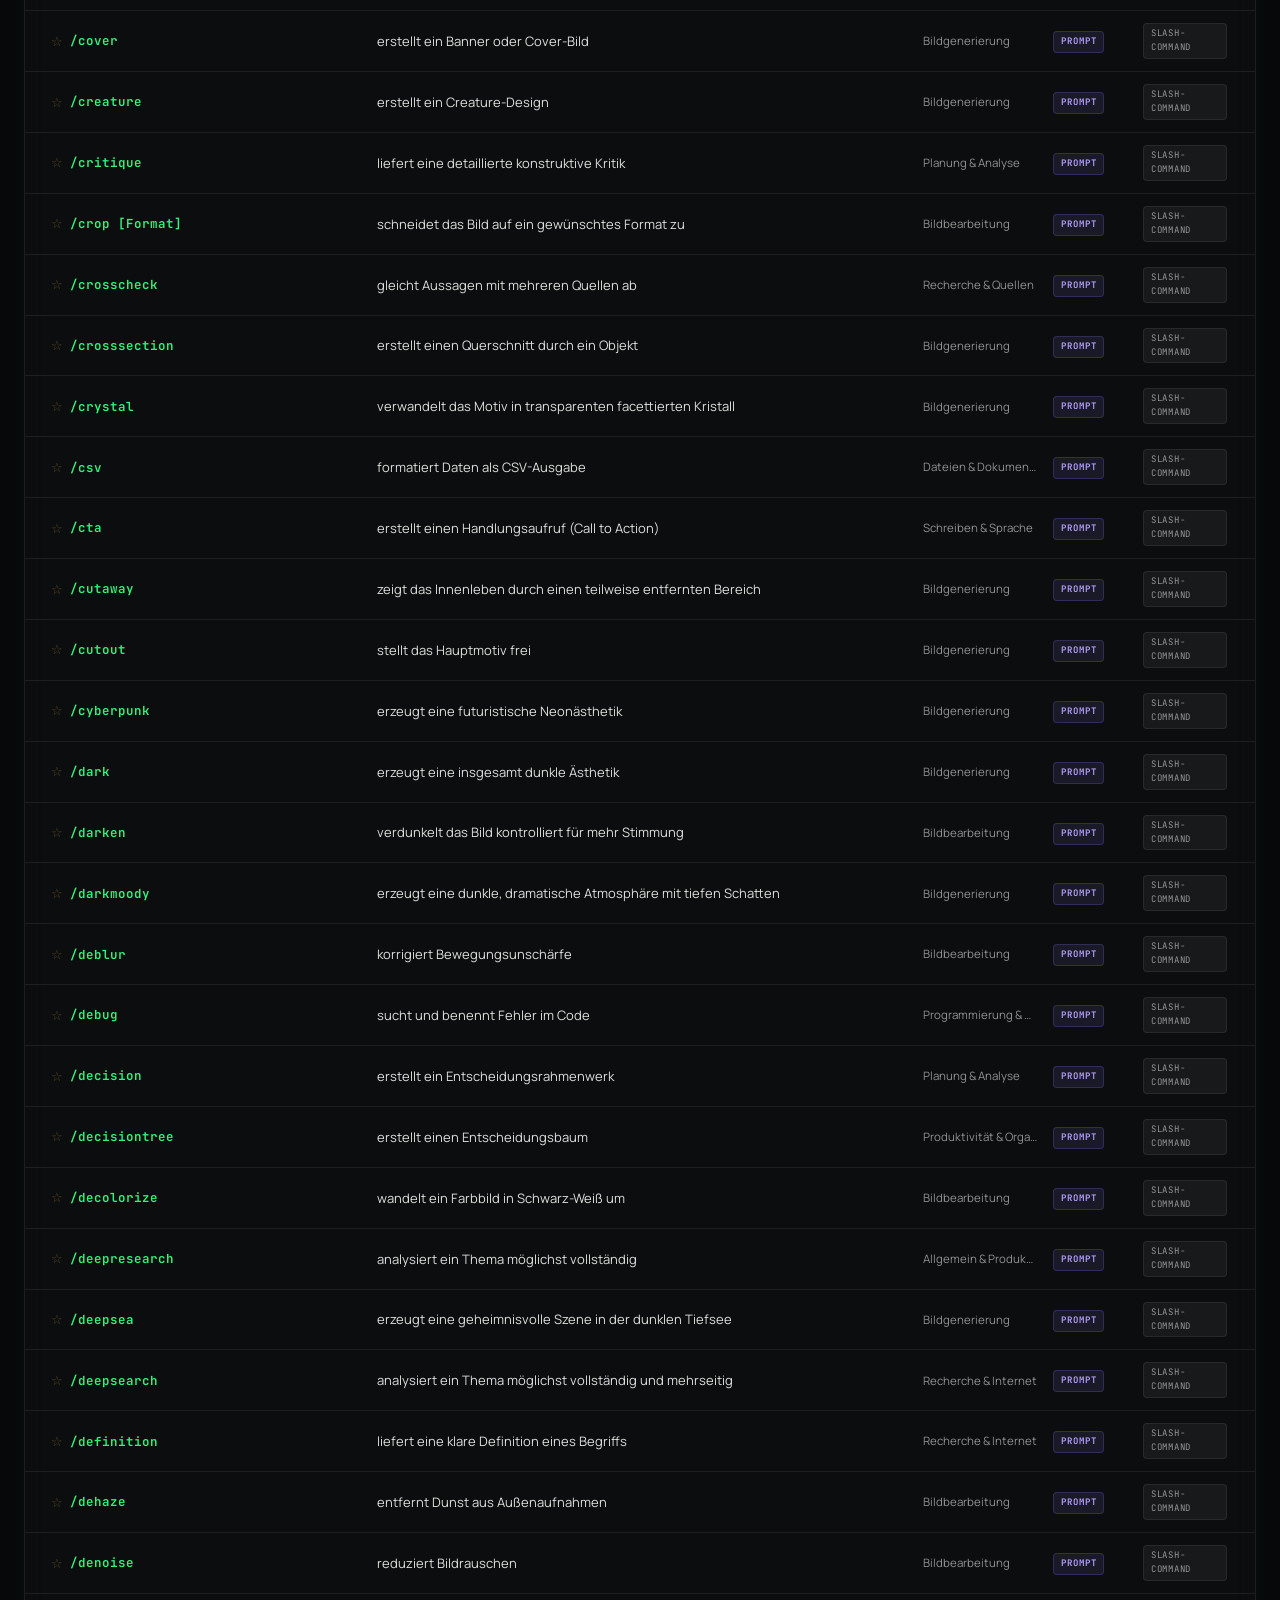
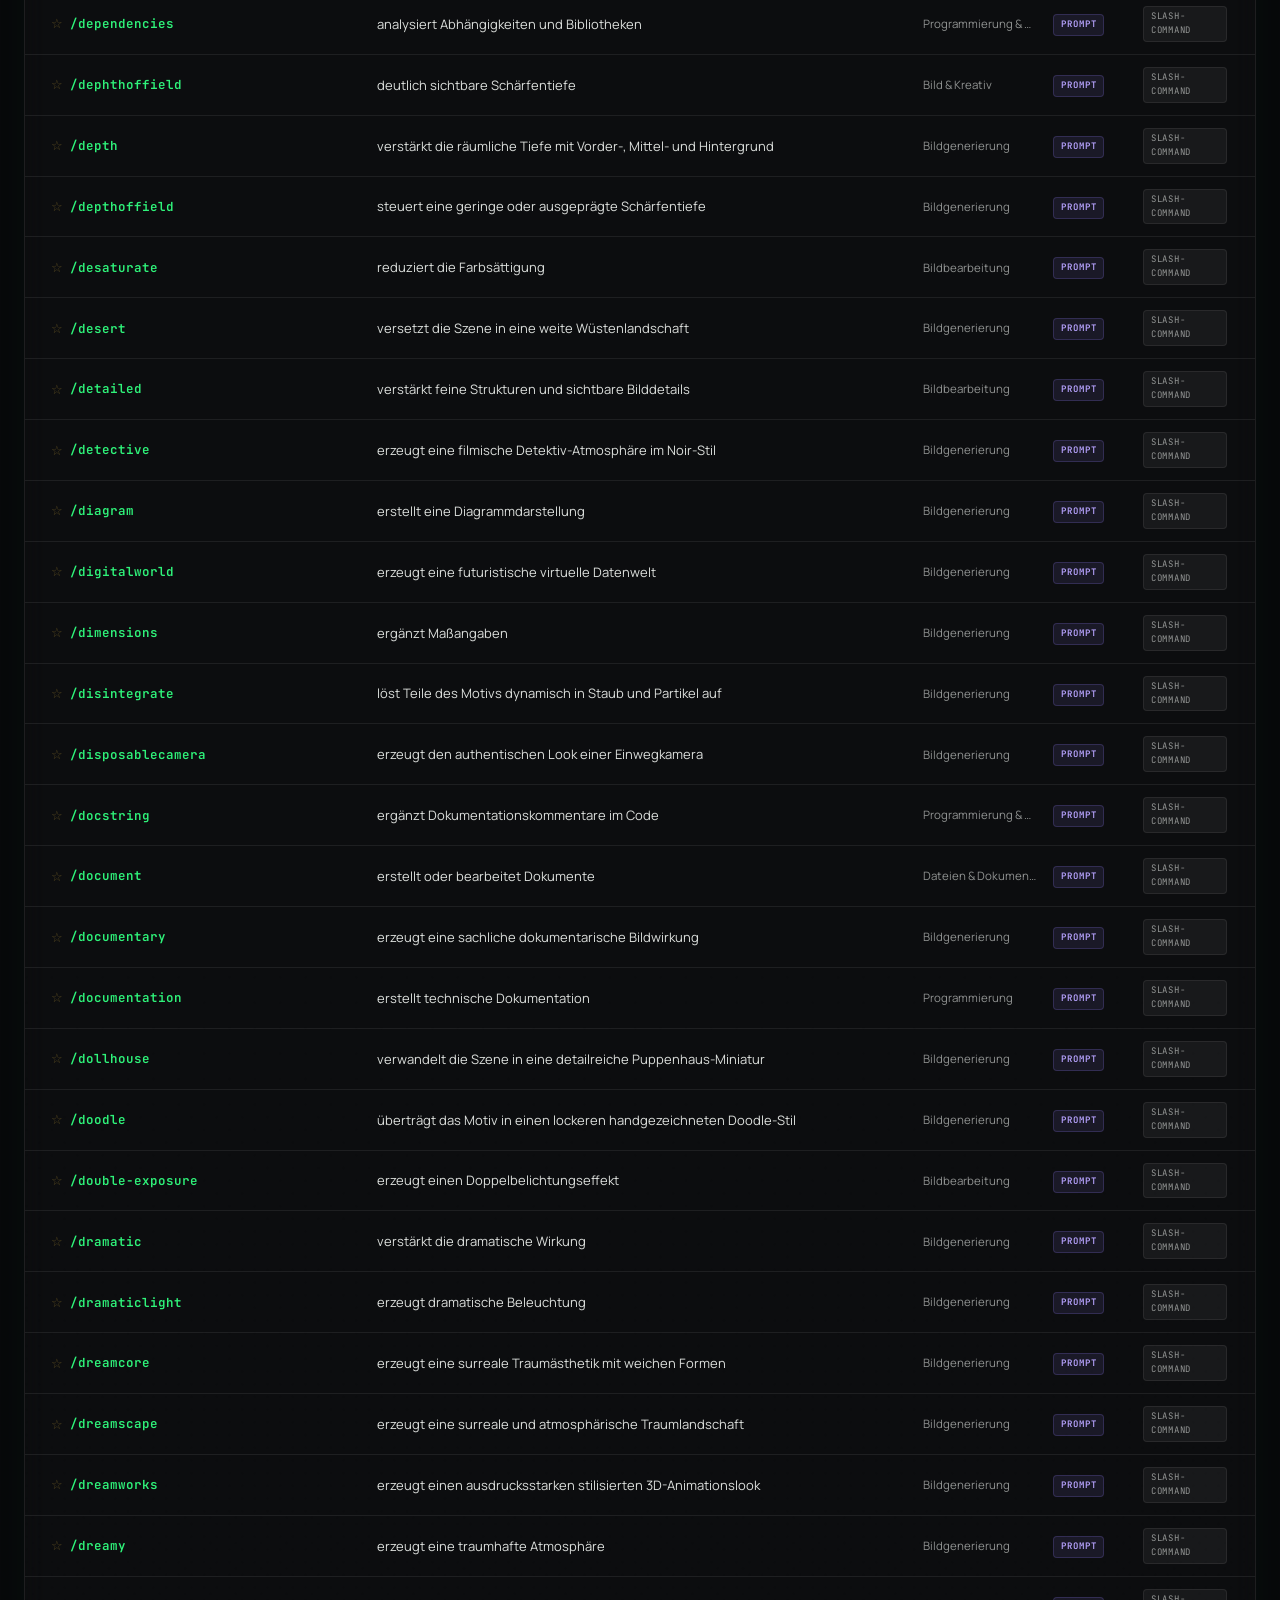
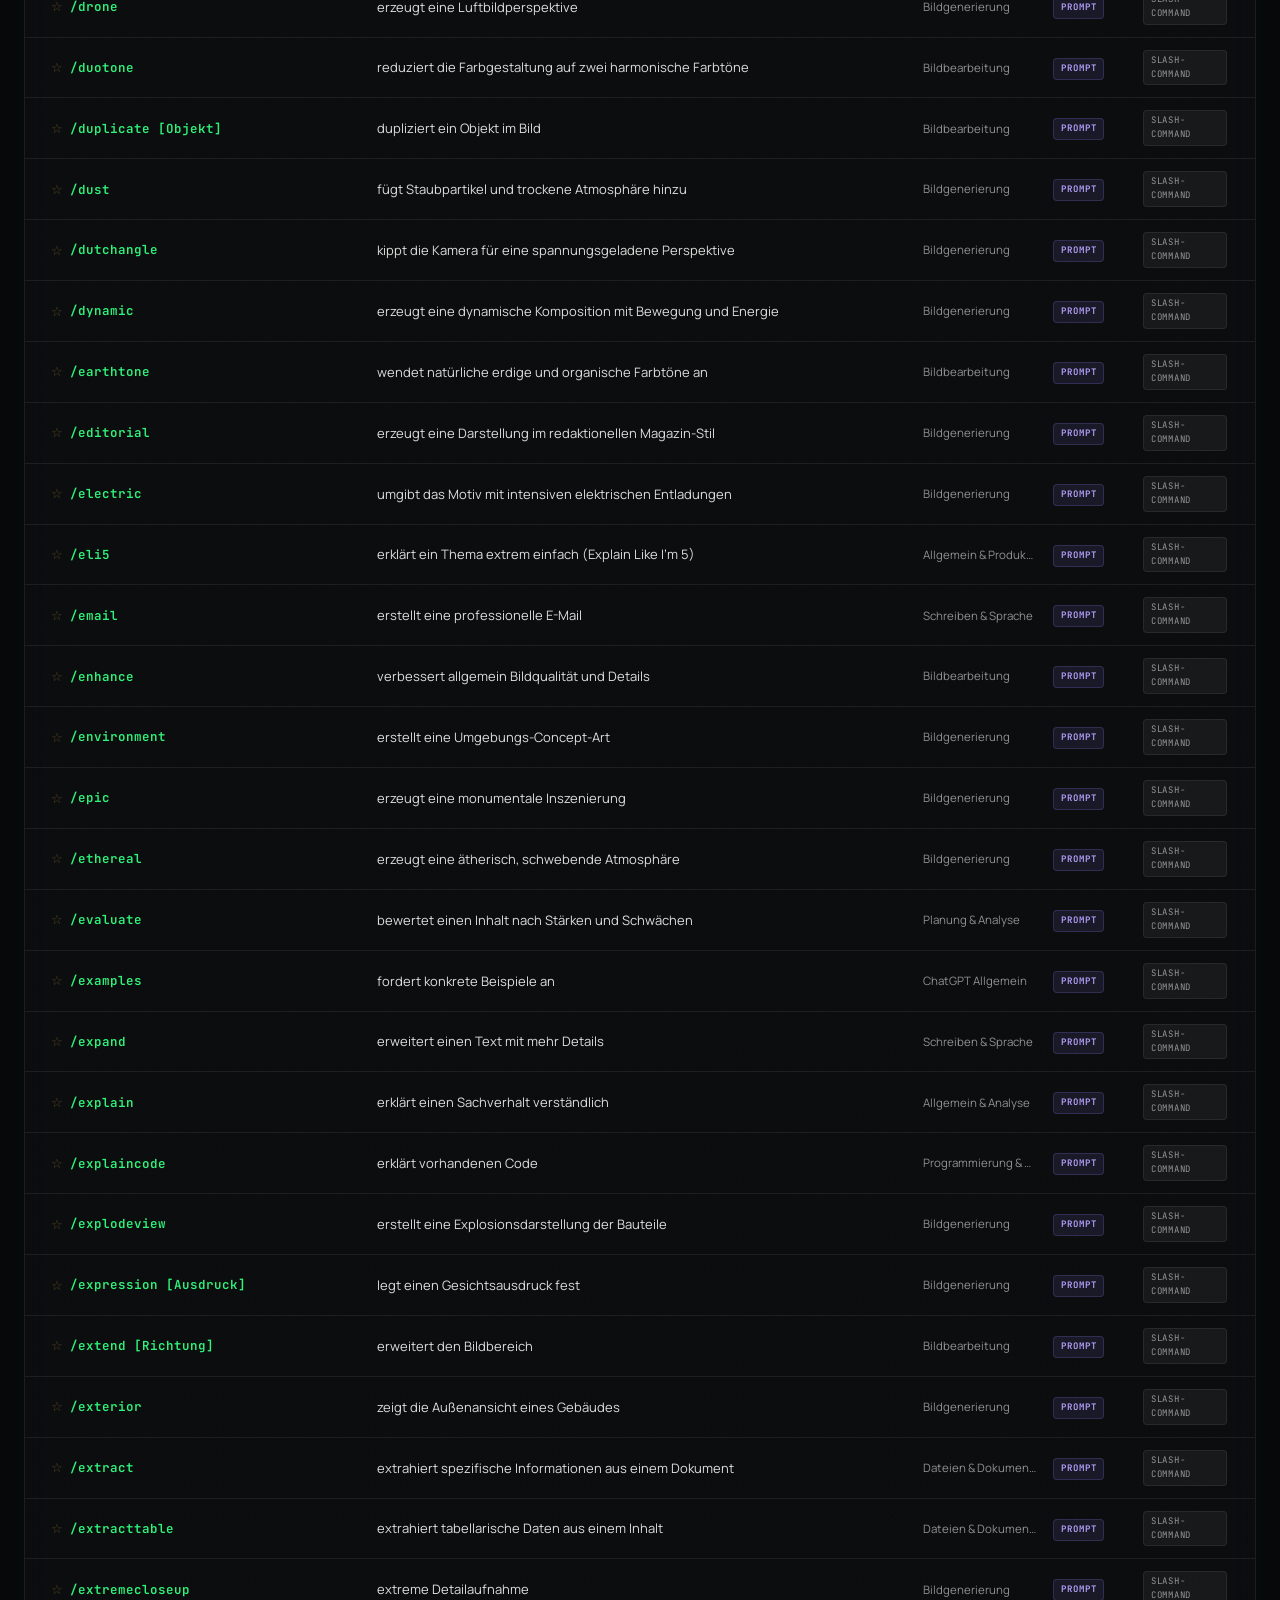
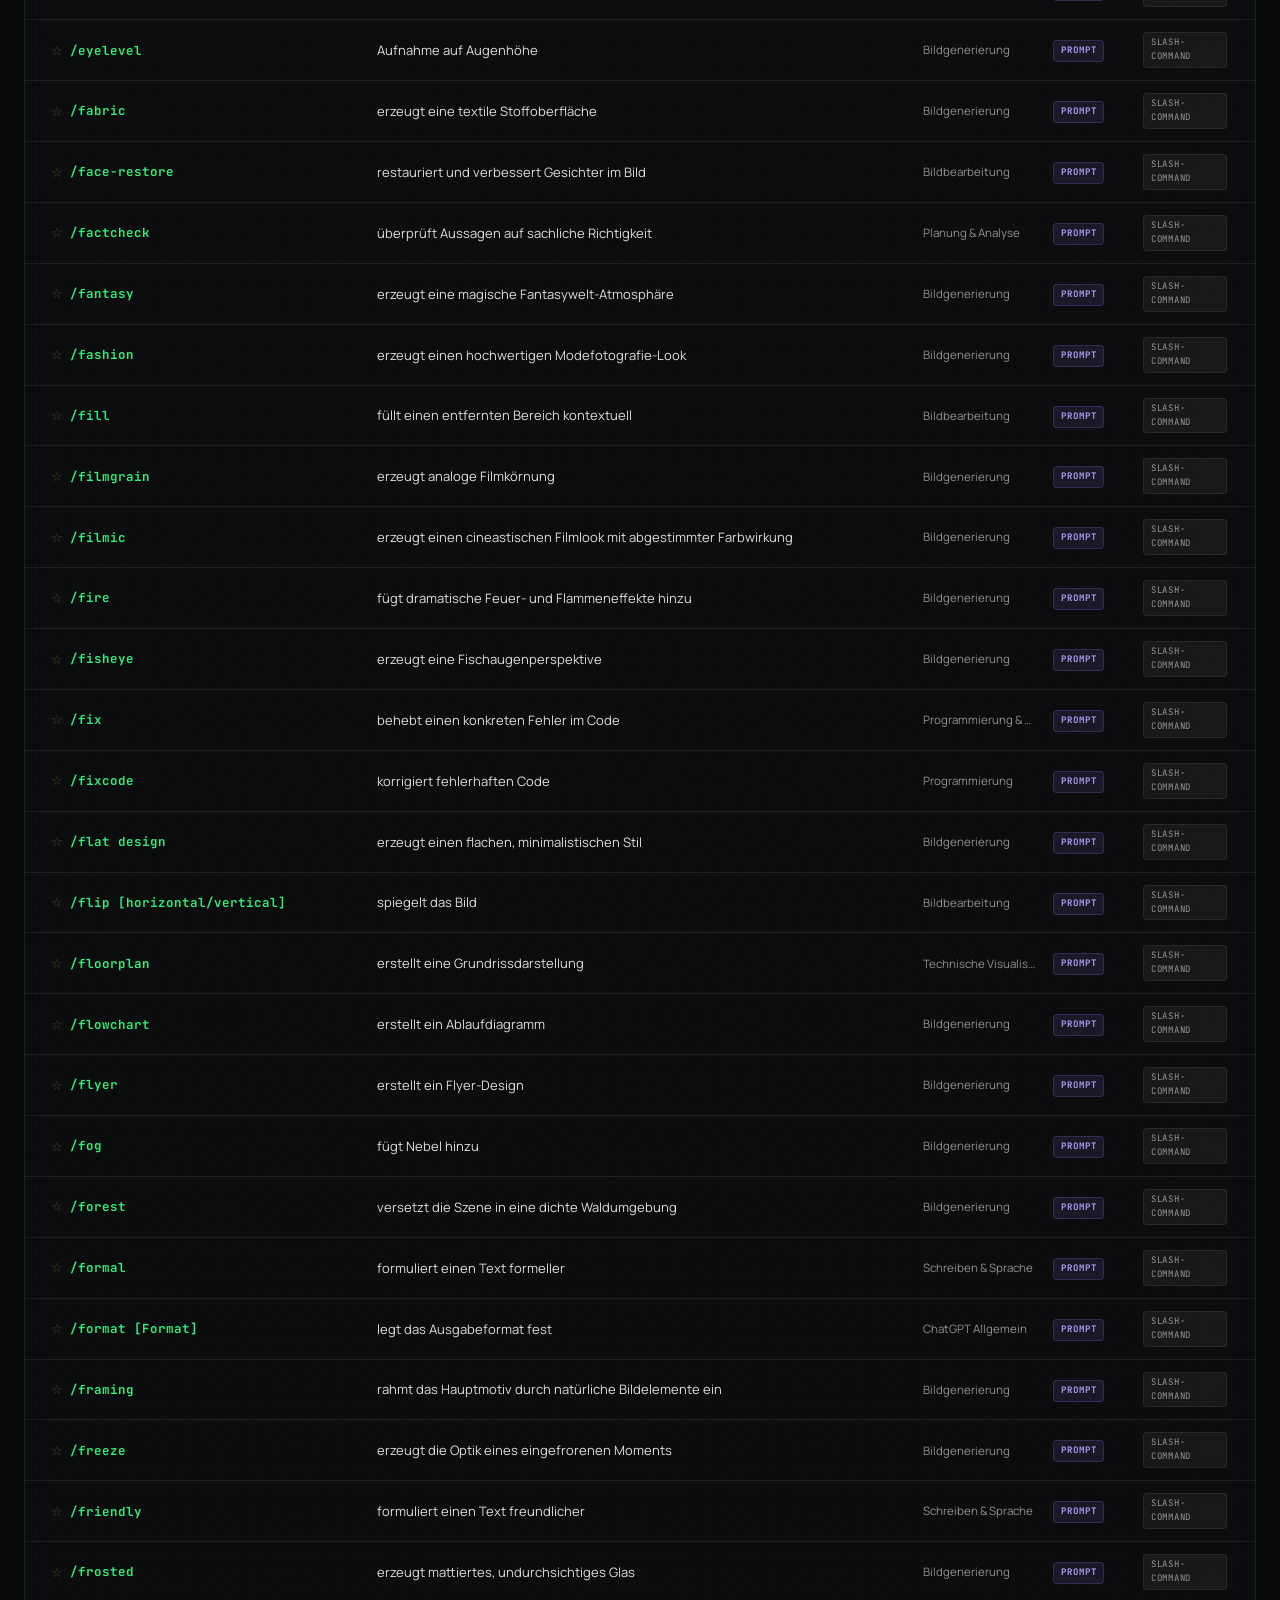
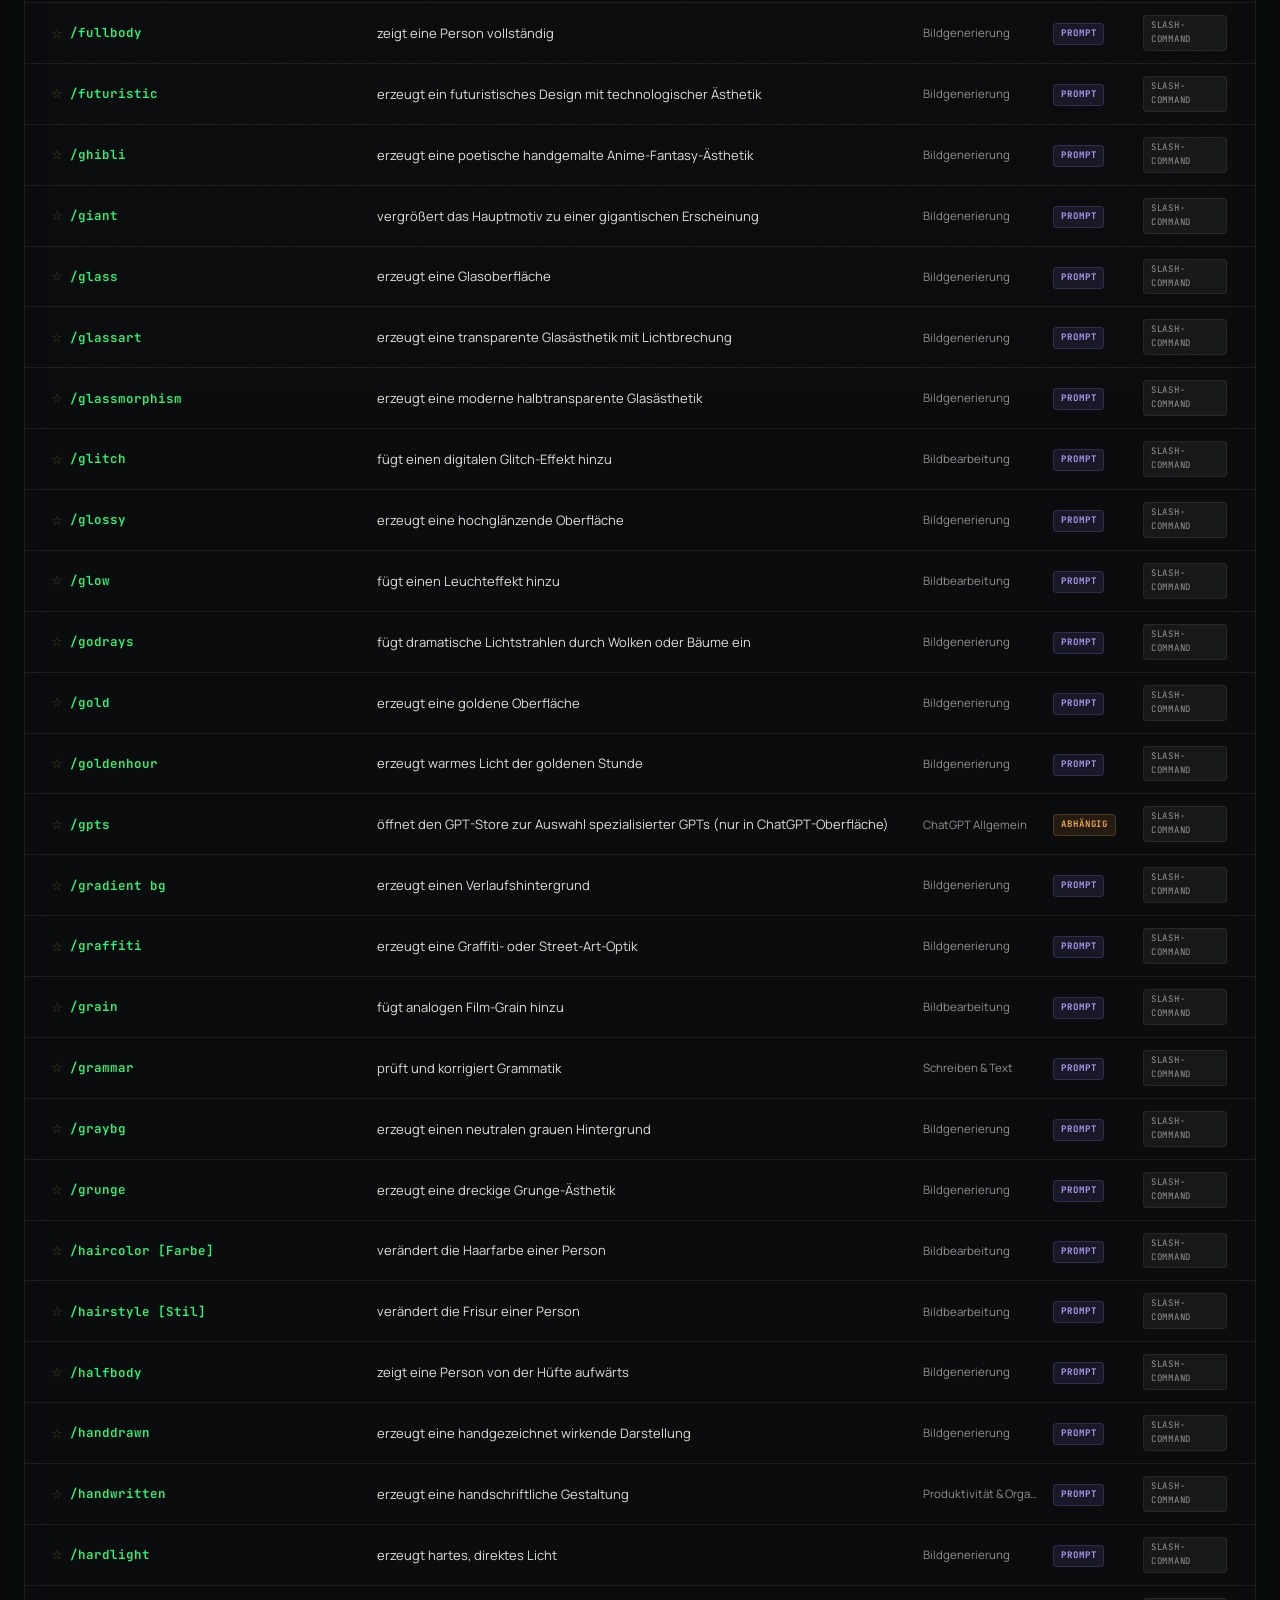
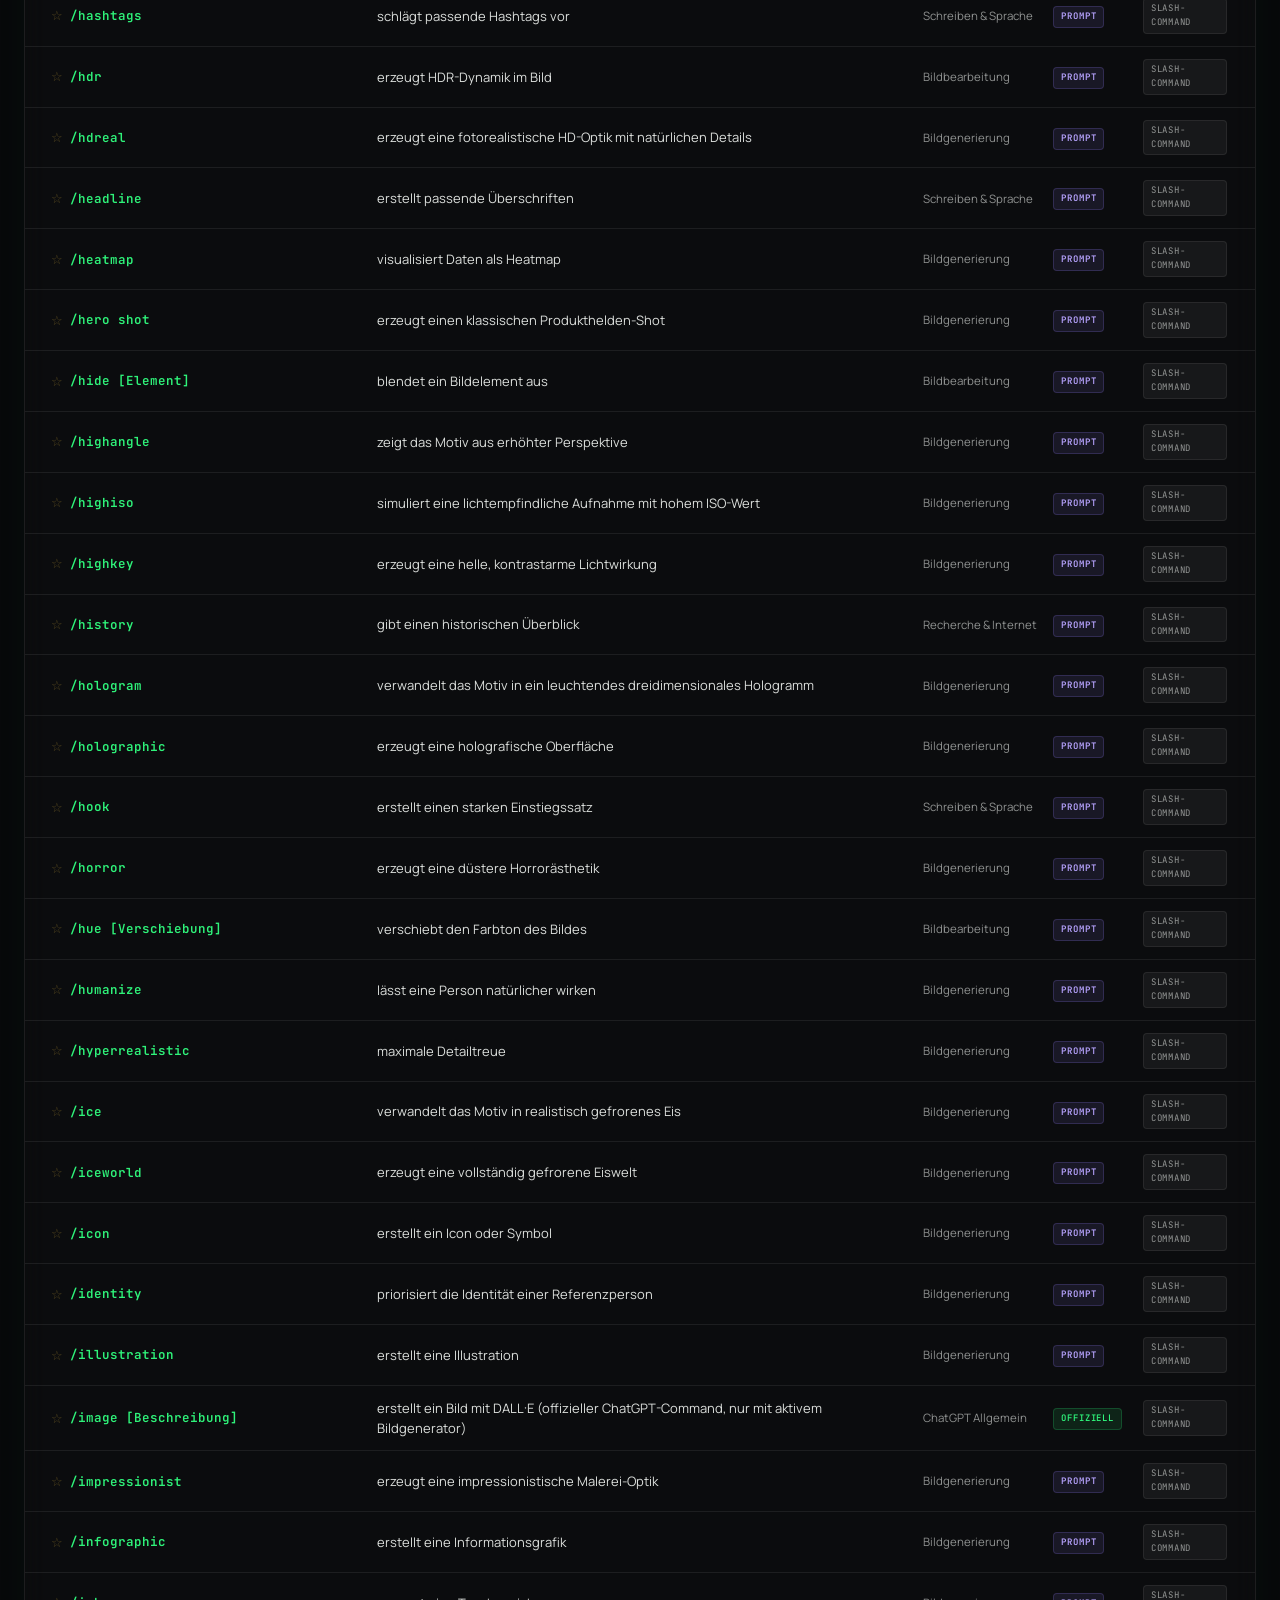
<file: commandcore/index.html>
<!DOCTYPE html>
<html lang="de" data-platform="chatgpt">
<head>
<meta charset="UTF-8">
<meta name="viewport" content="width=device-width, initial-scale=1.0">
<title>FlipAI CommandCore — FlipArt86</title>
<meta name="description" content="Durchsuchbare Command Library für ChatGPT, Claude und Codex. 565 ChatGPT · 368 Claude · 131 Codex-Befehle — suchen, filtern, kopieren. FlipAICommandCore v1.0.2">
<meta name="robots" content="index, follow">
<link rel="canonical" href="https://www.flipart86.com/commandcore/">
<link rel="icon" type="image/png" href="../assets/logo-tile.png">
<link rel="apple-touch-icon" href="../assets/logo-tile.png">
<link rel="preconnect" href="https://fonts.googleapis.com">
<link rel="preconnect" href="https://fonts.gstatic.com" crossorigin>
<link href="https://fonts.googleapis.com/css2?family=JetBrains+Mono:wght@400;600;700&family=Manrope:wght@400;500;600;700;800&display=swap" rel="stylesheet">
<link rel="stylesheet" href="styles/commandcore.css">
</head>
<body>

<div class="topbar">
  <a href="../" class="topbar-back" aria-label="Zurück zu FlipArt86">
    <svg viewBox="0 0 24 24" fill="none" stroke="currentColor" stroke-width="2" stroke-linecap="round" stroke-linejoin="round"><polyline points="15 18 9 12 15 6"/></svg>
    FlipArt86
  </a>
  <span class="topbar-sep">›</span>
  <span class="topbar-title">COMMANDCORE</span>
  <button id="cc-help-btn" class="topbar-help-btn" aria-label="Hilfe und Tastaturkürzel öffnen" aria-haspopup="dialog">Hilfe</button>
</div>

<header>
  <div class="header-brand">
    <div class="header-logo-mark" aria-hidden="true">CC</div>
    <div>
      <div class="header-text-name">FlipAI CommandCore</div>
      <div class="header-text-sub">Command Library · ChatGPT &amp; Claude</div>
    </div>
  </div>
  <div class="platform-switch" role="group" aria-label="Platform wählen">
    <button class="plat-btn active" data-p="chatgpt">ChatGPT</button>
    <button class="plat-btn" data-p="claude">Claude</button>
    <button class="plat-btn" data-p="codex">Codex</button>
  </div>
  <div class="stats" aria-live="polite" aria-atomic="true">
    <span><strong id="stat-match">0</strong> Treffer</span>
    <span class="stat-chip">Gesamt: <strong id="stat-total">0</strong></span>
    <span class="stat-chip">★ <strong id="stat-fav">0</strong></span>
  </div>
  <div class="header-logo-wrap">
    <img class="header-logo-img" src="../assets/web/commandcore/flipai-commandcore-splash.webp" alt="FlipAICommandCore Logo" width="1588" height="996">
  </div>
</header>

<div class="toolbar" role="search">
  <div class="search-wrap">
    <svg class="search-icon" viewBox="0 0 24 24" fill="none" stroke="currentColor" stroke-width="2" stroke-linecap="round" stroke-linejoin="round" aria-hidden="true"><circle cx="11" cy="11" r="8"/><path d="m21 21-4.35-4.35"/></svg>
    <input type="search" id="cc-search" class="search-input" placeholder="Befehl oder Beschreibung suchen … (Taste /)" aria-label="Befehle durchsuchen" autocomplete="off" spellcheck="false">
    <button id="cc-search-clear" class="search-clear" aria-label="Suche leeren" title="Suche leeren">
      <svg width="13" height="13" viewBox="0 0 24 24" fill="none" stroke="currentColor" stroke-width="2.5" stroke-linecap="round"><line x1="18" y1="6" x2="6" y2="18"/><line x1="6" y1="6" x2="18" y2="18"/></svg>
    </button>
  </div>
  <div class="filter-group">
    <select id="cc-cat"    class="filter-select" aria-label="Kategorie filtern"><option value="">Alle Kategorien</option></select>
    <select id="cc-status" class="filter-select" aria-label="Status filtern"><option value="">Alle Status</option></select>
    <select id="cc-type"   class="filter-select" aria-label="Typ filtern"><option value="">Alle Typen</option></select>
    <button id="cc-fav-toggle" class="fav-toggle" aria-pressed="false" title="Nur Favoriten anzeigen">
      <span class="fav-star" aria-hidden="true">★</span> Favoriten
    </button>
    <button id="cc-reset" class="btn-reset" aria-label="Alle Filter zurücksetzen">↺ Reset</button>
  </div>
</div>

<main id="main-content">
  <div class="cmd-table-wrap">
    <div class="cmd-thead" role="row" aria-hidden="true">
      <div class="th">Befehl</div>
      <div class="th">Beschreibung</div>
      <div class="th">Kategorie</div>
      <div class="th">Status</div>
      <div class="th">Typ</div>
      <div class="th"></div>
    </div>
    <div id="cc-list" class="cmd-list" role="list" aria-label="Befehlsliste"></div>
    <div id="cc-empty" class="empty-state" role="status" aria-live="polite">
      <div class="empty-icon" aria-hidden="true">⌕</div>
      <div class="empty-title">Keine Treffer</div>
      <div class="empty-sub">Andere Suchbegriffe oder Filter ausprobieren</div>
      <button id="cc-empty-reset" class="empty-reset">↺ Alle Filter zurücksetzen</button>
    </div>
  </div>
</main>

<div id="cc-toast" class="toast" role="status" aria-live="polite" aria-atomic="true"></div>

<footer class="page-footer">
  <div class="footer-brand">
    <a href="../">← FlipArt86.com</a>
    &nbsp;·&nbsp; FlipAI CommandCore &nbsp;·&nbsp; © 2026 GStone City, AT
  </div>
  <div class="footer-meta">ChatGPT: 565 &nbsp;·&nbsp; Claude: 368 &nbsp;·&nbsp; Codex: 131 &nbsp;·&nbsp; Gesamt: 1.064 &nbsp;·&nbsp; v1.0.2</div>
</footer>

<!-- ── Hilfe-Modal ── -->
<div id="cc-help-modal" class="help-modal" role="dialog" aria-modal="true" aria-labelledby="cc-help-title" hidden>
  <div class="help-modal-overlay" id="cc-help-overlay"></div>
  <div class="help-modal-box" tabindex="-1">
    <div class="help-modal-header">
      <h2 id="cc-help-title" class="help-modal-title">Hilfe &amp; Tastaturkürzel</h2>
      <button id="cc-help-close" class="help-modal-close" aria-label="Hilfe schließen">×</button>
    </div>
    <div class="help-modal-body">

      <section class="help-section">
        <div class="help-section-title">Suchen</div>
        <ul class="help-list">
          <li>Suchfeld anklicken oder <kbd class="help-kbd">/</kbd> drücken, um die Suche zu fokussieren</li>
          <li>Suche nach einem einzelnen Begriff – alle Befehle, die ihn im Namen, in der Beschreibung oder in den Such-Tags enthalten, werden angezeigt</li>
          <li><kbd class="help-kbd">Esc</kbd> im Suchfeld leert die Eingabe</li>
        </ul>
      </section>

      <section class="help-section">
        <div class="help-section-title">Filtern</div>
        <ul class="help-list">
          <li>Kategorie-, Status- und Typfilter können unabhängig voneinander oder kombiniert gesetzt werden</li>
          <li>Alle aktiven Filter schränken die Ergebnisse gemeinsam ein</li>
          <li><strong>↺ Reset</strong> setzt Suche und alle Filter gleichzeitig zurück</li>
        </ul>
      </section>

      <section class="help-section">
        <div class="help-section-title">Kopieren</div>
        <ul class="help-list">
          <li>Auf den farbig hervorgehobenen Befehlstext klicken, um ihn in die Zwischenablage zu kopieren</li>
          <li>Der Favoriten-Stern ☆/★ links neben dem Befehl kopiert beim Anklicken <em>nicht</em> – er merkt den Befehl nur vor</li>
          <li>Nach dem Kopieren erscheint kurz eine Bestätigung unten rechts</li>
        </ul>
      </section>

      <section class="help-section">
        <div class="help-section-title">Tastaturnavigation</div>
        <ul class="help-list">
          <li><kbd class="help-kbd">/</kbd> — Suchfeld fokussieren</li>
          <li><kbd class="help-kbd">Esc</kbd> im Suchfeld — Suche leeren</li>
          <li><kbd class="help-kbd">Esc</kbd> im Hilfe-Fenster — Hilfe schließen</li>
          <li><kbd class="help-kbd">Enter</kbd> oder <kbd class="help-kbd">Leertaste</kbd> auf einem fokussierten Befehlstext — Befehl kopieren</li>
          <li><kbd class="help-kbd">Tab</kbd> — zwischen interaktiven Elementen wechseln</li>
        </ul>
      </section>

      <section class="help-section">
        <div class="help-section-title">Plattform wechseln</div>
        <ul class="help-list">
          <li>ChatGPT, Claude und Codex haben jeweils eigene Befehlsdatenbanken</li>
          <li>Beim Wechseln werden Suche und alle Filter automatisch zurückgesetzt</li>
        </ul>
        <div class="help-plat-chips">
          <span class="help-plat-chip gpt">ChatGPT &nbsp;<strong id="hm-count-gpt">565</strong></span>
          <span class="help-plat-chip cla">Claude &nbsp;<strong id="hm-count-cla">368</strong></span>
          <span class="help-plat-chip cod">Codex &nbsp;<strong id="hm-count-cod">131</strong></span>
        </div>
      </section>

      <section class="help-section">
        <div class="help-section-title">Favoriten</div>
        <ul class="help-list">
          <li>Stern ☆ links neben einem Befehl anklicken, um ihn als Favorit zu speichern</li>
          <li>Favoriten werden pro Plattform im Browser gespeichert und bleiben beim nächsten Besuch erhalten</li>
          <li>Mit <strong>★ Favoriten</strong> in der Filterleiste nur gemerkte Befehle anzeigen</li>
        </ul>
      </section>

      <section class="help-section">
        <div class="help-section-title">Ergebnis-Information</div>
        <ul class="help-list">
          <li>Die Statuszeile im Header zeigt: <strong>X Treffer</strong> (aktuell gefiltert) · <strong>Gesamt: Y</strong> (alle Einträge der Plattform) · <strong>★ Z</strong> (gemerkte Favoriten)</li>
        </ul>
      </section>

      <section class="help-section">
        <div class="help-section-title">Status-Bezeichnungen</div>
        <ul class="help-list">
          <li><strong>OFFIZIELL</strong> — von der Plattform dokumentierter Befehl</li>
          <li><strong>PROMPT</strong> — freier Textprompt oder Vorlage</li>
          <li><strong>CLI</strong> — Kommandozeilenbefehl</li>
          <li><strong>SHORTCUT</strong> — Tastenkürzel oder Schnellzugriff</li>
          <li><strong>SKILL</strong> — installierbare Erweiterung oder Fähigkeit</li>
          <li><strong>WORKFLOW</strong> — mehrstufiger Ablauf oder Automatisierung</li>
          <li><strong>ABHÄNGIG</strong> — funktioniert nur mit bestimmten Voraussetzungen</li>
          <li><strong>EXPERIMENTELL</strong> — nicht offiziell oder in Entwicklung</li>
          <li><strong>RISIKO</strong> — potenziell destruktiv oder mit Vorsicht zu verwenden</li>
          <li><strong>LEGACY</strong> — veraltet, möglicherweise nicht mehr aktiv</li>
        </ul>
      </section>

      <section class="help-section">
        <div class="help-section-title">Typen</div>
        <ul class="help-list">
          <li><strong>slash-command</strong> — Slash-Befehl (z. B. /help)</li>
          <li><strong>prompt</strong> — freier Prompt-Text</li>
          <li><strong>cli-command</strong> — Kommandozeilenbefehl</li>
          <li><strong>cli-flag</strong> — Kommandozeilen-Flag oder Option</li>
          <li><strong>keyboard</strong> — Tastaturkürzel</li>
          <li><strong>ide-command</strong> — Befehl im Editor oder IDE</li>
        </ul>
      </section>

    </div>
  </div>
</div>

<script src="scripts/commandcore.js"></script>
<script src="scripts/cc-select.js"></script>
</body>
</html>
</file>
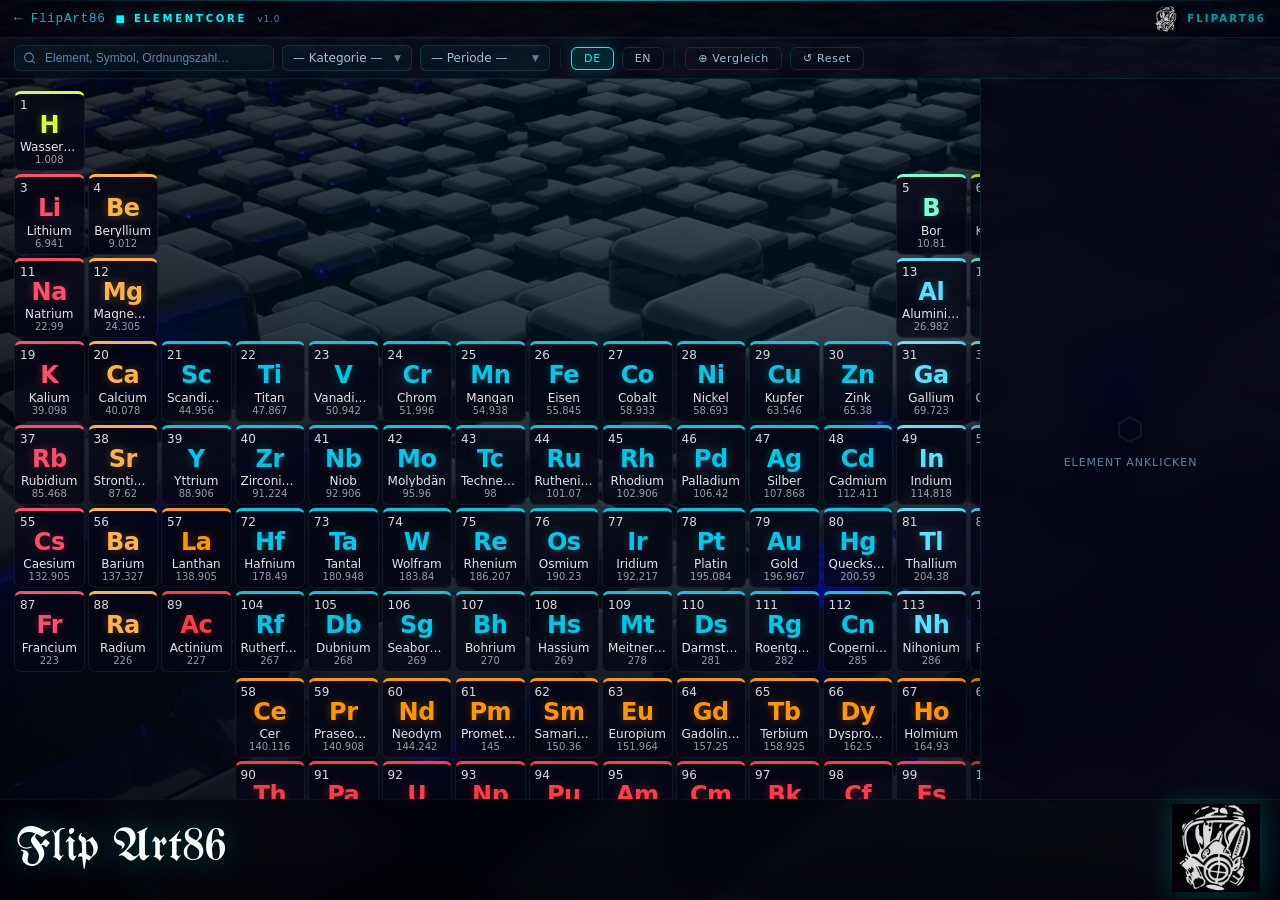
<file: elementcore/index.html>
<!DOCTYPE html>
<html lang="de">
<head>
<meta charset="UTF-8">
<meta name="viewport" content="width=device-width, initial-scale=1.0">
<title>ElementCore — FlipArt86</title>
  <meta name="description" content="Interaktives Periodensystem der Elemente — alle 118 Elemente, Suche, Filter, Detailansicht und Vergleich. Direkt im Browser.">
  <meta property="og:title" content="ElementCore — FlipArt86">
  <meta property="og:description" content="Interaktives Periodensystem der Elemente — alle 118 Elemente, Suche, Filter, Detailansicht und Vergleich. Direkt im Browser.">
  <meta property="og:type" content="website">
  <meta property="og:url" content="https://flipart86.com/elementcore/">
  <link rel="icon" href="assets/logo.ico">
<!-- UnifrakturMaguntia: lokal unter ASSETS/fonts/UnifrakturMaguntia.woff2 ablegen fuer volle Darstellung -->
<style>
  /* ══════════════════════════════════════════
     ELEMENTCORE — MASTERWORK DESIGN v2.0
     FlipArt86 · Cyan/Noir Cyberpunk Glass
  ══════════════════════════════════════════ */

  /* ── LOCAL FONT (offline-fähig) ──────────────────
     UnifrakturMaguntia.woff2 → ASSETS/fonts/ ablegen
  ─────────────────────────────────────────────── */
  @font-face {
    font-family: 'UnifrakturMaguntia';
    src: url('assets/fonts/UnifrakturMaguntia.woff2') format('woff2');
    font-display: swap;
  }

  :root {
    --bg-base:       #020208;
    --bg-glass:      rgba(5,5,18,0.78);
    --bg-glass-light:rgba(12,12,32,0.72);
    --bg-card:       rgba(15,15,35,0.85);
    --accent:        #00f5ff;
    --accent-dim:    rgba(0,245,255,0.10);
    --accent-glow:   rgba(0,245,255,0.45);
    --accent2:       #bf5fff;
    --text-primary:  #eef6ff;
    --text-secondary:#a0c0d8;
    --text-muted:    #5c85a8;
    --border:        rgba(0,245,255,0.09);
    --border-bright: rgba(0,245,255,0.28);
    --font:          'Segoe UI', system-ui, sans-serif;

    --c-alkali:        #ff4d6d;
    --c-alkalierde:    #ffb347;
    --c-ubergang:      #00c8e8;
    --c-nachtubergang: #5ce0ff;
    --c-halbmetall:    #7fffcf;
    --c-nichtmetall:   #d4ff33;
    --c-halogen:       #ff2d78;
    --c-edelgas:       #9b30ff;
    --c-lanthanoid:    #ff9500;
    --c-actinoid:      #ff3a4a;
  }

  @keyframes fadeUp {
    from { transform: translateY(6px); }
    to   { transform: translateY(0); }
  }
  @keyframes glowPulse {
    0%, 100% { opacity: 0.6; }
    50%       { opacity: 1; }
  }
  @keyframes scanline {
    0%   { transform: translateX(-100%); }
    100% { transform: translateX(200%); }
  }

  @media (prefers-reduced-motion: reduce) {
  *, *::before, *::after {
    animation-duration: 0.01ms !important;
    animation-iteration-count: 1 !important;
    transition-duration: 0.01ms !important;
  }
}
.visually-hidden {
  position: absolute;
  width: 1px;
  height: 1px;
  padding: 0;
  margin: -1px;
  overflow: hidden;
  clip: rect(0,0,0,0);
  white-space: nowrap;
  border: 0;
}
* { box-sizing: border-box; margin: 0; padding: 0; }

  html { margin: 0; padding: 0; height: 100%; box-sizing: border-box; }

  body {
    background: var(--bg-base) url('assets/bg.jpg') center/cover no-repeat fixed;
    color: var(--text-primary);
    font-family: var(--font);
    margin: 0;
    padding: 0;
    height: 100vh;
    overflow: hidden;
    display: flex;
    flex-direction: column;
  }

  /* Dark overlay over background */
  body::before {
    content: '';
    position: fixed;
    inset: 0;
    background: radial-gradient(ellipse at 60% 40%, rgba(0,30,50,0.55) 0%, rgba(2,2,10,0.80) 100%);
    pointer-events: none;
    z-index: 0;
  }

  /* Subtle animated top accent line */
  body::after {
    content: '';
    position: fixed;
    top: 0; left: 0; right: 0;
    height: 1px;
    background: linear-gradient(90deg, transparent 0%, var(--accent) 50%, transparent 100%);
    opacity: 0.6;
    z-index: 200;
    pointer-events: none;
    animation: glowPulse 3s ease-in-out infinite;
  }

  #titlebar, #toolbar, #content, #legend, #compare-bar, #brand-footer {
    position: relative;
    z-index: 1;
  }

  /* ── TITLEBAR ───────────────────────────── */

  .back-link {
    color: #00f5ff;
    text-decoration: none;
    font-family: 'Courier New', monospace;
    font-size: 0.8rem;
    letter-spacing: 0.05em;
    opacity: 0.75;
    transition: opacity 0.2s;
    white-space: nowrap;
  }
  .back-link:hover { opacity: 1; }
  #titlebar {
    height: 38px;
    background: rgba(2,2,10,0.82);
    backdrop-filter: blur(20px);
    -webkit-backdrop-filter: blur(20px);
    border-bottom: 1px solid rgba(0,245,255,0.12);
    display: flex;
    align-items: center;
    padding: 0 14px;
    flex-shrink: 0;
    gap: 10px;
    box-shadow: 0 1px 20px rgba(0,245,255,0.06);
  }
  #titlebar .logo {
    font-size: 10px;
    font-weight: 700;
    letter-spacing: 0.28em;
    color: var(--accent);
    text-transform: uppercase;
    text-shadow: 0 0 12px var(--accent-glow);
  }
  #titlebar .ver {
    font-size: 9px;
    color: var(--text-muted);
    letter-spacing: 0.1em;
  }
  #titlebar .brand {
    margin-left: auto;
    display: flex;
    align-items: center;
    gap: 8px;
  }
  #titlebar .brand img {
    width: 26px;
    height: 26px;
    object-fit: contain;
    mix-blend-mode: screen;
    opacity: 0.80;
  }
  #titlebar .brand-name {
    font-size: 10px;
    font-weight: 700;
    letter-spacing: 0.22em;
    color: rgba(0,245,255,0.60);
    text-transform: uppercase;
    text-shadow: 0 0 10px rgba(0,245,255,0.3);
  }

  /* ── TOOLBAR ───────────────────────────── */
  #toolbar {
    padding: 7px 14px;
    border-bottom: 1px solid var(--border);
    display: flex;
    align-items: center;
    gap: 8px;
    flex-wrap: wrap;
    background: rgba(5,5,16,0.70);
    backdrop-filter: blur(16px);
    -webkit-backdrop-filter: blur(16px);
    flex-shrink: 0;
  }

  #search-wrap {
    position: relative;
    flex: 1;
    min-width: 180px;
    max-width: 260px;
  }
  #search-wrap svg {
    position: absolute;
    left: 9px; top: 50%;
    transform: translateY(-50%);
    width: 13px; height: 13px;
    stroke: var(--text-muted);
    fill: none;
    stroke-width: 2;
    stroke-linecap: round;
  }
  #search {
    width: 100%;
    padding: 5px 10px 5px 30px;
    background: rgba(0,245,255,0.04);
    border: 1px solid rgba(0,245,255,0.12);
    border-radius: 6px;
    color: var(--text-primary);
    font-size: 12px;
    outline: none;
    transition: border-color 0.25s, box-shadow 0.25s;
  }
  #search:focus {
    border-color: var(--accent);
    box-shadow: 0 0 0 2px rgba(0,245,255,0.08), 0 0 12px rgba(0,245,255,0.15);
  }
  #search::placeholder { color: var(--text-muted); }

  /* ── CUSTOM DROPDOWN ──────────────────── */
  .cdd {
    position: relative;
    display: inline-block;
  }
  .cdd-btn {
    display: flex;
    align-items: center;
    gap: 6px;
    padding: 5px 10px;
    background: rgba(0,245,255,0.04);
    border: 1px solid rgba(0,245,255,0.14);
    border-radius: 6px;
    color: var(--text-secondary);
    font-size: 12px;
    font-family: var(--font);
    cursor: pointer;
    white-space: nowrap;
    transition: all 0.18s ease;
    min-width: 130px;
    justify-content: space-between;
  }
  .cdd-btn:hover, .cdd.open .cdd-btn {
    border-color: var(--accent);
    color: #ffffff;
    background: rgba(0,245,255,0.16);
    box-shadow: 0 0 16px rgba(0,245,255,0.38), inset 0 0 8px rgba(0,245,255,0.07);
    text-shadow: 0 0 8px rgba(0,245,255,0.7);
    transform: translateY(-1px);
  }
  .cdd-btn .cdd-arrow {
    font-size: 9px;
    opacity: 0.6;
    transition: transform 0.2s;
  }
  .cdd.open .cdd-arrow { transform: rotate(180deg); }
  .cdd-btn.active-filter {
    border-color: var(--accent);
    color: var(--accent);
    background: rgba(0,245,255,0.10);
    box-shadow: 0 0 10px rgba(0,245,255,0.15);
  }

  .cdd-list {
    display: none;
    position: fixed;
    min-width: 160px;
    background: rgba(6,6,22,0.98);
    border: 1px solid rgba(0,245,255,0.22);
    border-radius: 8px;
    overflow: hidden;
    z-index: 50;
    box-shadow: 0 8px 40px rgba(0,0,0,0.85), 0 0 24px rgba(0,245,255,0.10);
    animation: fadeUp 0.15s ease;
  }

  .cdd-option {
    display: flex;
    align-items: center;
    gap: 8px;
    padding: 8px 12px;
    font-size: 12px;
    color: rgba(255,255,255,0.80);
    cursor: pointer;
    transition: background 0.12s, color 0.12s;
    border-bottom: 1px solid rgba(255,255,255,0.04);
    white-space: nowrap;
  }
  .cdd-option:last-child { border-bottom: none; }
  .cdd-option:hover {
    background: rgba(0,245,255,0.08);
    color: #ffffff;
  }
  .cdd-option.selected {
    background: rgba(0,245,255,0.12);
    color: var(--accent);
    font-weight: 600;
  }
  .cdd-option .cdd-dot {
    width: 8px; height: 8px;
    border-radius: 2px;
    flex-shrink: 0;
  }
  .cdd-option.reset-opt {
    color: var(--text-muted);
    font-style: italic;
    border-bottom: 1px solid rgba(0,245,255,0.08);
  }
  .cdd-option.reset-opt:hover { color: rgba(255,255,255,0.6); }

  .tb-sep { width: 1px; height: 20px; background: var(--border); margin: 0 2px; }

  .tb-btn {
    padding: 4px 12px;
    background: transparent;
    border: 1px solid rgba(0,245,255,0.14);
    border-radius: 6px;
    color: var(--text-secondary);
    font-size: 11px;
    font-family: var(--font);
    cursor: pointer;
    transition: all 0.18s ease;
    letter-spacing: 0.06em;
  }
  .tb-btn:hover {
    border-color: var(--accent);
    color: #ffffff;
    background: rgba(0,245,255,0.18);
    box-shadow: 0 0 18px rgba(0,245,255,0.45), inset 0 0 10px rgba(0,245,255,0.08);
    text-shadow: 0 0 10px rgba(0,245,255,0.9);
    transform: translateY(-1px);
  }
  .tb-btn.active {
    border-color: var(--accent);
    color: var(--accent);
    background: rgba(0,245,255,0.12);
    box-shadow: 0 0 16px rgba(0,245,255,0.25);
  }
  .tb-btn.active:hover {
    color: #ffffff;
    background: rgba(0,245,255,0.22);
    box-shadow: 0 0 22px rgba(0,245,255,0.55), inset 0 0 12px rgba(0,245,255,0.10);
    text-shadow: 0 0 10px rgba(0,245,255,0.9);
    transform: translateY(-1px);
  }

  /* ── LAYOUT ────────────────────────────── */
  #content {
    display: flex;
    flex: 1;
    min-height: 0;
    overflow: hidden;
  }

  #table-area {
    flex: 1;
    min-height: 0;
    overflow: auto;
    padding: 12px 14px;
    display: flex;
    flex-direction: column;
    gap: 8px;
    background: transparent;
  }

  /* ── PERIODIC TABLE GRID ────────────────── */
  #pt-grid {
    display: grid;
    grid-template-columns: repeat(18, minmax(70px, 1fr));
    gap: 3px;
    min-width: 1320px;
  }

  .el {
    border-radius: 7px;
    cursor: pointer;
    padding: 3px 5px 5px;
    text-align: center;
    border: 1px solid rgba(255,255,255,0.07);
    border-top: 3px solid var(--el-color, rgba(0,245,255,0.3));
    transition: transform 0.18s cubic-bezier(.34,1.56,.64,1),
                border-color 0.15s, box-shadow 0.18s, opacity 0.2s,
                background 0.15s;
    position: relative;
    background: rgba(6,6,20,0.78);
    backdrop-filter: blur(8px);
    -webkit-backdrop-filter: blur(8px);
    user-select: none;
    overflow: hidden;
    animation: fadeUp 0.4s ease;
  }
  /* shimmer overlay on hover */
  .el::after {
    content: '';
    position: absolute;
    inset: 0;
    background: linear-gradient(135deg, rgba(255,255,255,0.06) 0%, transparent 60%);
    opacity: 0;
    transition: opacity 0.2s;
    pointer-events: none;
    border-radius: inherit;
  }
  .el:hover::after { opacity: 1; }
  .el:hover {
    transform: scale(1.20) translateY(-2px);
    z-index: 20;
    border-color: var(--el-color, var(--accent));
    border-top-color: var(--el-color, var(--accent));
    box-shadow:
      0 0 0 1px var(--el-color, var(--accent)),
      0 0 20px var(--el-glow, rgba(0,245,255,0.5)),
      0 8px 24px rgba(0,0,0,0.5);
    background: rgba(12,12,35,0.92);
  }
  .el.selected {
    border-color: var(--el-color, var(--accent));
    border-top-color: var(--el-color, var(--accent));
    box-shadow:
      0 0 0 1px var(--el-color, var(--accent)),
      0 0 22px var(--el-glow, rgba(0,245,255,0.55)),
      0 4px 16px rgba(0,0,0,0.4);
    transform: scale(1.10);
    z-index: 15;
    background: rgba(12,12,38,0.92);
  }
  .el.dimmed { opacity: 0.08; pointer-events: none; }
.el:focus-visible {
  outline: 2px solid var(--accent);
  outline-offset: 2px;
  z-index: 25;
}


  .el-num {
    font-size: 12px;
    color: rgba(255,255,255,0.85);
    line-height: 1;
    padding-top: 2px;
    font-weight: 500;
    text-align: left;
  }
  .el-sym {
    font-size: 24px;
    font-weight: 800;
    line-height: 1.1;
    margin-top: 1px;
    letter-spacing: -0.02em;
    text-shadow: 0 0 10px var(--el-glow, rgba(0,245,255,0.4));
  }
  .el-name {
    font-size: 12px;
    color: rgba(255,255,255,0.90);
    line-height: 1;
    margin-top: 3px;
    white-space: nowrap;
    overflow: hidden;
    text-overflow: ellipsis;
  }
  .el-mass {
    font-size: 10px;
    color: rgba(255,255,255,0.60);
    line-height: 1;
    margin-top: 2px;
  }

  .gap { background: transparent !important; border: none !important; cursor: default; }
  .gap:hover { transform: none !important; box-shadow: none !important; }
  .gap::after { display: none; }

  /* ── LANTHANOID / ACTINOID LABELS ─────── */
  .series-label {
    display: flex;
    align-items: center;
    justify-content: center;
    font-size: 9px;
    letter-spacing: 0.14em;
    color: var(--text-muted);
    font-weight: 700;
    text-transform: uppercase;
  }

  /* ── LEGEND ─────────────────────────────── */
  #legend {
    display: flex;
    flex-wrap: wrap;
    gap: 5px;
    padding: 7px 14px;
    border-top: 1px solid var(--border);
    background: rgba(3,3,12,0.75);
    backdrop-filter: blur(14px);
    -webkit-backdrop-filter: blur(14px);
    flex-shrink: 0;
  }
  .leg-item {
    display: flex;
    align-items: center;
    gap: 5px;
    font-size: 10px;
    color: rgba(255,255,255,0.85);
    cursor: pointer;
    padding: 3px 8px;
    border-radius: 20px;
    border: 1px solid transparent;
    transition: all 0.18s;
    letter-spacing: 0.03em;
  }
  .leg-item:hover {
    border-color: var(--li-color);
    background: rgba(255,255,255,0.05);
    box-shadow: 0 0 10px rgba(255,255,255,0.06);
  }
  .leg-item.active {
    border-color: var(--li-color);
    color: var(--li-color);
    background: rgba(255,255,255,0.06);
    box-shadow: 0 0 12px var(--li-color, transparent), inset 0 0 6px rgba(255,255,255,0.03);
    text-shadow: 0 0 8px var(--li-color);
  }
  .leg-dot { width: 9px; height: 9px; border-radius: 3px; flex-shrink: 0; }

  /* ── BRAND FOOTER ───────────────────────── */
  #brand-footer {
    display: flex;
    align-items: center;
    justify-content: space-between;
    padding: 4px 20px 8px 16px;
    background: rgba(2,2,8,0.65);
    backdrop-filter: blur(10px);
    -webkit-backdrop-filter: blur(10px);
    border-top: 1px solid rgba(0,245,255,0.06);
    flex-shrink: 0;
    pointer-events: none;
  }
  #brand-footer .bf-text {
    font-family: 'UnifrakturMaguntia', 'Palatino Linotype', 'Book Antiqua', Georgia, serif;
    font-size: 46px;
    color: #ffffff;
    line-height: 1;
    text-shadow:
      0 0 30px rgba(0,245,255,0.35),
      0 0 60px rgba(0,245,255,0.12),
      2px 3px 6px rgba(0,0,0,0.9);
    letter-spacing: 0.01em;
  }
  #brand-footer .bf-logo {
    width: 88px;
    height: 88px;
    object-fit: contain;
    mix-blend-mode: screen;
    opacity: 0.88;
    filter: drop-shadow(0 0 12px rgba(0,245,255,0.25));
  }

  /* ── SIDE PANEL ─────────────────────────── */
  #panel {
    width: 300px;
    min-width: 300px;
    border-left: 1px solid rgba(0,245,255,0.10);
    background: rgba(4,4,16,0.82);
    backdrop-filter: blur(20px);
    -webkit-backdrop-filter: blur(20px);
    overflow-y: auto;
    display: flex;
    flex-direction: column;
    transition: width 0.3s ease;
    box-shadow: -4px 0 30px rgba(0,0,0,0.4);
  }
  #panel.hidden { width: 0; min-width: 0; border: none; overflow: hidden; }

  #panel-header {
    padding: 22px 20px 16px;
    border-bottom: 1px solid var(--border);
    position: relative;
    overflow: hidden;
  }
  #panel-header::before {
    content: '';
    position: absolute;
    inset: 0;
    background: linear-gradient(135deg, rgba(0,245,255,0.05) 0%, transparent 60%);
    pointer-events: none;
  }
  .panel-symbol {
    font-size: 64px;
    font-weight: 900;
    line-height: 0.95;
    letter-spacing: -0.04em;
    text-shadow: 0 0 30px var(--el-glow, rgba(0,245,255,0.5)), 0 0 60px var(--el-glow, rgba(0,245,255,0.2));
    position: relative;
  }
  .panel-name {
    font-size: 20px;
    font-weight: 700;
    margin-top: 8px;
    letter-spacing: 0.02em;
  }
  .panel-cat {
    font-size: 10px;
    color: rgba(255,255,255,0.55);
    margin-top: 4px;
    letter-spacing: 0.12em;
    text-transform: uppercase;
  }

  #panel-body { padding: 16px 20px; flex: 1; }

  .stat-group { margin-bottom: 18px; }
  .stat-group-title {
    font-size: 8px;
    letter-spacing: 0.20em;
    text-transform: uppercase;
    color: var(--accent);
    margin-bottom: 10px;
    padding-bottom: 5px;
    border-bottom: 1px solid rgba(0,245,255,0.12);
    text-shadow: 0 0 8px rgba(0,245,255,0.4);
  }
  .stat-row {
    display: flex;
    justify-content: space-between;
    align-items: center;
    padding: 5px 8px;
    font-size: 12px;
    border-radius: 5px;
    transition: background 0.15s;
  }
  .stat-row:hover { background: rgba(0,245,255,0.04); }
  .stat-row .slabel { color: rgba(255,255,255,0.70); font-size: 11px; }
  .stat-row .sval {
    font-weight: 700;
    font-size: 13px;
    color: #ffffff;
    text-shadow: 0 0 6px rgba(255,255,255,0.15);
  }

  .config-box {
    background: rgba(0,245,255,0.05);
    border: 1px solid rgba(0,245,255,0.15);
    border-radius: 7px;
    padding: 9px 12px;
    font-size: 13px;
    font-family: 'Consolas', monospace;
    color: var(--accent);
    word-break: break-all;
    margin-top: 4px;
    letter-spacing: 0.05em;
    text-shadow: 0 0 10px rgba(0,245,255,0.4);
    box-shadow: inset 0 0 10px rgba(0,245,255,0.04);
  }

  .en-bar-wrap { margin-top: 6px; }
  .en-bar-bg {
    height: 5px;
    background: rgba(255,255,255,0.06);
    border-radius: 3px;
    overflow: hidden;
  }
  .en-bar-fill {
    height: 100%;
    border-radius: 3px;
    transition: width 0.7s cubic-bezier(.22,1,.36,1);
    box-shadow: 0 0 8px var(--el-glow, rgba(0,245,255,0.5));
  }

  /* ── COMPARE BAR ────────────────────────── */
  #compare-bar {
    display: none;
    padding: 7px 14px;
    background: rgba(5,5,18,0.85);
    backdrop-filter: blur(12px);
    border-top: 1px solid var(--border);
    gap: 8px;
    align-items: center;
    font-size: 12px;
    flex-shrink: 0;
  }
  #compare-bar.visible { display: flex; }
  .cmp-slot {
    flex: 1;
    background: rgba(0,245,255,0.04);
    border: 1px solid var(--border);
    border-radius: 6px;
    padding: 5px 10px;
    font-size: 12px;
    color: var(--text-muted);
    text-align: center;
  }
  .cmp-slot.filled { border-color: var(--accent); color: var(--text-primary); }
  .cmp-btn {
    padding: 5px 14px;
    background: rgba(0,245,255,0.08);
    border: 1px solid var(--accent);
    border-radius: 6px;
    color: var(--accent);
    font-size: 11px;
    cursor: pointer;
    font-family: var(--font);
    transition: all 0.2s;
    letter-spacing: 0.05em;
  }
  .cmp-btn:hover {
    background: var(--accent);
    color: #000;
    box-shadow: 0 0 24px rgba(0,245,255,0.65), 0 0 8px rgba(0,245,255,0.4);
    transform: translateY(-1px);
    font-weight: 700;
  }

  /* ── COMPARE TABLE ──────────────────────── */
  #cmp-table { display: none; padding: 14px 18px; overflow-y: auto; }
  #cmp-table.visible { display: block; }
  .cmp-grid {
    display: grid;
    grid-template-columns: 1fr 1fr 1fr;
    gap: 0;
    border: 1px solid var(--border);
    border-radius: 8px;
    overflow: hidden;
  }
  .cmp-cell {
    padding: 7px 10px;
    font-size: 11px;
    border-bottom: 1px solid var(--border);
    color: #ffffff;
  }
  .cmp-cell.header { color: var(--accent); font-size: 10px; letter-spacing: 0.08em; background: rgba(0,245,255,0.05); }
  .cmp-cell.label { color: rgba(255,255,255,0.6); background: rgba(0,0,0,0.2); }
  .cmp-cell:not(:nth-child(3n)) { border-right: 1px solid var(--border); }

  /* ── SCROLLBAR ──────────────────────────── */
  ::-webkit-scrollbar { width: 4px; height: 4px; }
  ::-webkit-scrollbar-track { background: transparent; }
  ::-webkit-scrollbar-thumb {
    background: rgba(0,245,255,0.25);
    border-radius: 2px;
  }
  ::-webkit-scrollbar-thumb:hover { background: rgba(0,245,255,0.45); }

  /* ── PANEL PLACEHOLDER ──────────────────── */
  #panel-placeholder {
    display: flex;
    flex-direction: column;
    align-items: center;
    justify-content: center;
    flex: 1;
    gap: 12px;
    color: var(--text-muted);
    font-size: 12px;
    letter-spacing: 0.08em;
    text-transform: uppercase;
    padding: 20px;
    text-align: center;
  }

  /* ===== Web: Mobile Responsive ===== */

  /* ── Small viewport: page scrolling ───────── */
  @media (max-height: 720px) {
    body { height: auto; min-height: 100vh; overflow-y: auto; }
    #content { min-height: 500px; }
  }
  #panel-close { display: none; }

  /* ── Mobile / Tablet (<=1024px): single column, page scrolls ── */
  @media (max-width: 1024px) {
    html { height: auto; }
    body {
      height: auto; min-height: 100vh; min-height: 100dvh;
      overflow-x: hidden; overflow-y: auto;
      background-attachment: scroll;
    }
    #titlebar { height: auto; min-height: 44px; flex-wrap: wrap; padding: 4px 10px; row-gap: 2px; }
    .back-link { display: inline-flex; align-items: center; min-height: 44px; padding-right: 6px; }
    #titlebar .brand { min-width: 0; }

    /* toolbar */
    #toolbar { padding: 8px 10px; gap: 8px; }
    #search-wrap { flex: 1 1 100%; max-width: none; min-width: 0; }
    #search { min-height: 44px; font-size: 16px; padding: 8px 10px 8px 32px; }
    #search-wrap svg { width: 15px; height: 15px; }
    .cdd { flex: 1 1 calc(50% - 4px); min-width: 0; display: block; }
    .cdd-btn { width: 100%; min-width: 0; min-height: 44px; font-size: 13px; }
    .cdd-btn span:first-child { overflow: hidden; text-overflow: ellipsis; }
    .tb-sep { display: none; }
    .tb-btn { flex: 1 1 auto; min-height: 44px; min-width: 44px; padding: 6px 12px; font-size: 12px; }
    .cdd-list { max-width: calc(100vw - 16px); max-height: 60vh; max-height: 60dvh; overflow-y: auto; }
    .cdd-option { min-height: 44px; font-size: 14px; }

    /* layout: grid on top, detail panel below */
    #content { flex-direction: column; flex: none; min-height: 0; overflow: visible; }
    #table-area {
      flex: none; width: 100%; min-width: 0; min-height: 0;
      overflow-x: auto; overflow-y: hidden;
      -webkit-overflow-scrolling: touch; touch-action: pan-x pan-y; overscroll-behavior-x: contain;
      padding: 8px;
    }
    #pt-grid { grid-template-columns: repeat(18, 54px); min-width: 0; width: max-content; gap: 3px; }
    #legend { position: sticky; left: 0; width: calc(100vw - 16px); max-width: 100%; padding: 6px 8px; }
    .leg-item { font-size: 11px; min-height: 32px; padding: 4px 10px; }

    /* tiles: compact, no hover growth on touch */
    .el { padding: 2px 3px 3px; border-radius: 6px; min-height: 54px; }
    .el-num { font-size: 10px; padding-top: 1px; }
    .el-sym { font-size: 18px; }
    .el-name { font-size: 8px; margin-top: 2px; }
    .el-mass { display: none; }
    .el:hover, .el.selected { transform: none; }
    .el.selected { outline: 2px solid var(--el-color, var(--accent)); outline-offset: -1px; }

    /* detail panel under the grid */
    #panel, #panel.hidden {
      width: 100%; min-width: 0; max-height: none; overflow: visible;
      border-left: none; border-top: 1px solid rgba(0,245,255,0.18);
      box-shadow: none; transition: none; flex: none;
    }
    #panel-placeholder { flex: none; padding: 10px 14px !important; flex-direction: row !important; gap: 10px !important; }
    #panel-placeholder > div:first-child { font-size: 18px !important; }
    #panel-detail { flex: none !important; }
    #panel-header { padding: 14px 56px 12px 16px; }
    .panel-symbol { font-size: 48px; }
    #panel-close {
      display: flex; align-items: center; justify-content: center;
      position: absolute; top: 4px; right: 6px; z-index: 2;
      width: 44px; height: 44px;
      background: rgba(0,245,255,0.08); border: 1px solid rgba(0,245,255,0.25);
      border-radius: 8px; color: var(--accent); font-size: 18px; cursor: pointer;
    }
    #cmp-table { padding: 12px 10px; overflow-x: auto; position: relative; }
    .cmp-grid { grid-template-columns: minmax(80px,1fr) minmax(80px,1fr) minmax(80px,1fr); }
    .cmp-cell { overflow-wrap: anywhere; }

    /* compare bar stays reachable */
    #compare-bar { position: sticky; bottom: 0; z-index: 30; flex-wrap: wrap; padding: 8px 10px; }
    .cmp-slot { min-width: 0; min-height: 44px; display: flex; align-items: center; justify-content: center; overflow-wrap: anywhere; }
    .cmp-btn { min-height: 44px; min-width: 44px; }

    /* footer */
    #brand-footer { padding: 4px 12px 8px; }
    #brand-footer .bf-text { font-size: 32px; }
    #brand-footer .bf-logo { width: 56px; height: 56px; }
  }
  @media (hover: none) {
    .el:hover { transform: none; box-shadow: none; z-index: auto; }
    .el:hover::after { opacity: 0; }
    .tb-btn:hover, .cdd-btn:hover { transform: none; }
  }
  @media (max-width: 600px) {
    #titlebar .logo { letter-spacing: 0.16em; }
    #titlebar .brand-name { display: none; }
    .cdd { flex-basis: 100%; }
  }

</style>
</head>
<body>

<div id="titlebar">
  <a class="back-link" href="../">← FlipArt86</a>
    <div class="logo">&#9632; ElementCore</div>
  <div class="ver">v1.0</div>
  <div class="brand">
    <img src="assets/logo_small.png" alt="" onerror="this.style.display='none'">
    <span class="brand-name">FlipArt86</span>
  </div>
</div>

<div id="toolbar">
  <div id="search-wrap">
    <svg viewBox="0 0 24 24"><circle cx="11" cy="11" r="8"/><line x1="21" y1="21" x2="16.65" y2="16.65"/></svg>
    <label for="search" class="visually-hidden">Element suchen</label>
          <input id="search" type="text" placeholder="Element, Symbol, Ordnungszahl…" oninput="onSearch(this.value)">
  </div>

  <!-- Kategorie Dropdown -->
  <div class="cdd" id="cdd-cat">
    <button class="cdd-btn" onclick="toggleCDD('cdd-cat')" aria-expanded="false" aria-label="Kategorie-Filter">
      <span id="cdd-cat-label">— Kategorie —</span>
      <span class="cdd-arrow">▼</span>
    </button>
    <div class="cdd-list">
      <div class="cdd-option reset-opt" onclick="setCat('')">— Kategorie —</div>
      <div class="cdd-option" onclick="setCat('alkali')"><span class="cdd-dot" style="background:#ff4d6d"></span>Alkalimetalle</div>
      <div class="cdd-option" onclick="setCat('alkalierde')"><span class="cdd-dot" style="background:#ffb347"></span>Erdalkalimetalle</div>
      <div class="cdd-option" onclick="setCat('ubergang')"><span class="cdd-dot" style="background:#00c8e8"></span>Übergangsmetalle</div>
      <div class="cdd-option" onclick="setCat('nachtubergang')"><span class="cdd-dot" style="background:#5ce0ff"></span>Nachübergangsmetalle</div>
      <div class="cdd-option" onclick="setCat('halbmetall')"><span class="cdd-dot" style="background:#7fffcf"></span>Halbmetalle</div>
      <div class="cdd-option" onclick="setCat('nichtmetall')"><span class="cdd-dot" style="background:#d4ff33"></span>Nichtmetalle</div>
      <div class="cdd-option" onclick="setCat('halogen')"><span class="cdd-dot" style="background:#ff2d78"></span>Halogene</div>
      <div class="cdd-option" onclick="setCat('edelgas')"><span class="cdd-dot" style="background:#9b30ff"></span>Edelgase</div>
      <div class="cdd-option" onclick="setCat('lanthanoid')"><span class="cdd-dot" style="background:#ff9500"></span>Lanthanoide</div>
      <div class="cdd-option" onclick="setCat('actinoid')"><span class="cdd-dot" style="background:#ff3a4a"></span>Actinoide</div>
    </div>
  </div>

  <!-- Periode Dropdown -->
  <div class="cdd" id="cdd-per">
    <button class="cdd-btn" onclick="toggleCDD('cdd-per')" aria-expanded="false" aria-label="Perioden-Filter">
      <span id="cdd-per-label">— Periode —</span>
      <span class="cdd-arrow">▼</span>
    </button>
    <div class="cdd-list">
      <div class="cdd-option reset-opt" onclick="setPer('')">— Periode —</div>
      <div class="cdd-option" onclick="setPer('1')">Periode 1</div>
      <div class="cdd-option" onclick="setPer('2')">Periode 2</div>
      <div class="cdd-option" onclick="setPer('3')">Periode 3</div>
      <div class="cdd-option" onclick="setPer('4')">Periode 4</div>
      <div class="cdd-option" onclick="setPer('5')">Periode 5</div>
      <div class="cdd-option" onclick="setPer('6')">Periode 6</div>
      <div class="cdd-option" onclick="setPer('7')">Periode 7</div>
    </div>
  </div>

  <div class="tb-sep"></div>

  <button class="tb-btn active" id="btn-de" onclick="setLang('de')">DE</button>
  <button class="tb-btn" id="btn-en" onclick="setLang('en')">EN</button>

  <div class="tb-sep"></div>

  <button class="tb-btn" id="btn-cmp" onclick="toggleCompare()">⊕ Vergleich</button>
  <button class="tb-btn" onclick="resetAll()">↺ Reset</button>
</div>

<div id="content">
  <div id="table-area">
    <div id="pt-grid"></div>
    <div id="legend"></div>
  </div>

  <div id="panel">
    <div id="panel-placeholder" style="display:flex;flex:1;align-items:center;justify-content:center;flex-direction:column;gap:8px;padding:20px;text-align:center;">
      <div style="font-size:32px;opacity:0.15;">⬡</div>
      <div style="font-size:11px;color:var(--text-muted);" id="ph-text">Element anklicken</div>
    </div>
    <div id="panel-detail" style="display:none;flex-direction:column;flex:1;position:relative;">
      <button id="panel-close" type="button" onclick="closeDetail()" aria-label="Schließen / Close">✕</button>
      <div id="panel-header">
        <div class="panel-symbol" id="p-sym"></div>
        <div class="panel-name" id="p-name"></div>
        <div class="panel-cat" id="p-cat"></div>
      </div>
      <div id="panel-body">
        <div class="stat-group">
          <div class="stat-group-title" id="sg-identity">Identität</div>
          <div class="stat-row"><span class="slabel" id="sl-nr">Ordnungszahl</span><span class="sval" id="p-nr"></span></div>
          <div class="stat-row"><span class="slabel" id="sl-mass">Atommasse</span><span class="sval" id="p-mass"></span></div>
          <div class="stat-row"><span class="slabel" id="sl-per">Periode</span><span class="sval" id="p-per"></span></div>
          <div class="stat-row"><span class="slabel" id="sl-grp">Gruppe</span><span class="sval" id="p-grp"></span></div>
        </div>
        <div class="stat-group">
          <div class="stat-group-title" id="sg-props">Eigenschaften</div>
          <div class="stat-row"><span class="slabel" id="sl-en">Elektronegativität</span><span class="sval" id="p-en"></span></div>
          <div class="en-bar-wrap">
            <div class="en-bar-bg"><div class="en-bar-fill" id="p-en-bar"></div></div>
          </div>
          <div class="stat-row" style="margin-top:8px"><span class="slabel" id="sl-bp">Siedepunkt</span><span class="sval" id="p-bp"></span></div>
          <div class="stat-row"><span class="slabel" id="sl-mp">Schmelzpunkt</span><span class="sval" id="p-mp"></span></div>
        </div>
        <div class="stat-group">
          <div class="stat-group-title" id="sg-electron">Elektronenkonfiguration</div>
          <div class="config-box" id="p-config"></div>
        </div>
        <div class="stat-group">
          <div class="stat-group-title" id="sg-fact">Wissenswertes</div>
          <div style="font-size:11px;color:#ffffff;line-height:1.6;" id="p-fact"></div>
        </div>
      </div>
      <div id="cmp-table"></div>
    </div>
  </div>
</div>

<div id="compare-bar">
  <div class="cmp-slot" id="cmp-a">—</div>
  <div style="color:var(--text-muted);font-size:11px;">vs</div>
  <div class="cmp-slot" id="cmp-b">—</div>
  <button class="cmp-btn" onclick="runCompare()" id="cmp-go">Vergleichen</button>
  <button class="cmp-btn" onclick="clearCompare()" style="border-color:var(--border);background:transparent;color:var(--text-muted)">✕</button>
</div>

<div id="brand-footer">
  <div class="bf-text">Flip Art86</div>
  <img class="bf-logo" src="assets/logo.png" alt="" onerror="this.style.display='none'">
</div>

<script>
const LANG = {
  de: {
    search: "Element, Symbol, Ordnungszahl…",
    clickEl: "Element anklicken",
    identity: "Identität",
    props: "Eigenschaften",
    electron: "Elektronenkonfiguration",
    fact: "Wissenswertes",
    ordnungszahl: "Ordnungszahl",
    masse: "Atommasse",
    periode: "Periode",
    gruppe: "Gruppe",
    en: "Elektronegativität",
    bp: "Siedepunkt",
    mp: "Schmelzpunkt",
    compareBtn: "⊕ Vergleich",
    reset: "↺ Reset",
    periode_filter: "— Periode —",
    cat_filter: "— Kategorie —",
    none: "—",
    cmpTitle: "Vergleich",
    property: "Eigenschaft",
  },
  en: {
    search: "Element, symbol, atomic number…",
    clickEl: "Click an element",
    identity: "Identity",
    props: "Properties",
    electron: "Electron configuration",
    fact: "Did you know",
    ordnungszahl: "Atomic number",
    masse: "Atomic mass",
    periode: "Period",
    gruppe: "Group",
    en: "Electronegativity",
    bp: "Boiling point",
    mp: "Melting point",
    compareBtn: "⊕ Compare",
    reset: "↺ Reset",
    periode_filter: "— Period —",
    cat_filter: "— Category —",
    none: "—",
    cmpTitle: "Comparison",
    property: "Property",
  }
};

const CAT_COLORS = {
  alkali:"#ff4d6d", alkalierde:"#ffb347", ubergang:"#00c8e8",
  nachtubergang:"#5ce0ff", halbmetall:"#7fffcf", nichtmetall:"#d4ff33",
  halogen:"#ff2d78", edelgas:"#9b30ff", lanthanoid:"#ff9500", actinoid:"#ff3a4a"
};
const CAT_LABEL_DE = {
  alkali:"Alkalimetalle", alkalierde:"Erdalkalimetalle", ubergang:"Übergangsmetalle",
  nachtubergang:"Nachübergangsmetalle", halbmetall:"Halbmetalle", nichtmetall:"Nichtmetalle",
  halogen:"Halogene", edelgas:"Edelgase", lanthanoid:"Lanthanoide", actinoid:"Actinoide"
};
const CAT_LABEL_EN = {
  alkali:"Alkali metals", alkalierde:"Alkaline earth metals", ubergang:"Transition metals",
  nachtubergang:"Post-transition metals", halbmetall:"Metalloids", nichtmetall:"Nonmetals",
  halogen:"Halogens", edelgas:"Noble gases", lanthanoid:"Lanthanides", actinoid:"Actinides"
};

const ELEMENTS = [
  {n:1,sym:"H",de:"Wasserstoff",en:"Hydrogen",cat:"nichtmetall",masse:1.008,gruppe:1,periode:1,elNeg:2.20,bp:-252.9,mp:-259.1,config:"1s¹",factDe:"Häufigstes Element im Universum – macht ca. 75% der normalen Materie aus.",factEn:"Most abundant element in the universe, making up about 75% of normal matter."},
  {n:2,sym:"He",de:"Helium",en:"Helium",cat:"edelgas",masse:4.003,gruppe:18,periode:1,elNeg:null,bp:-268.9,mp:-272.2,config:"1s²",factDe:"Hat den niedrigsten Siedepunkt aller Elemente und kann bei Normaldruck nicht erstarren.",factEn:"Has the lowest boiling point of all elements and cannot solidify at normal pressure."},
  {n:3,sym:"Li",de:"Lithium",en:"Lithium",cat:"alkali",masse:6.941,gruppe:1,periode:2,elNeg:0.98,bp:1342,mp:180.5,config:"[He] 2s¹",factDe:"Das leichteste Metall – es schwimmt auf Wasser und reagiert dabei heftig.",factEn:"The lightest metal – it floats on water and reacts vigorously with it."},
  {n:4,sym:"Be",de:"Beryllium",en:"Beryllium",cat:"alkalierde",masse:9.012,gruppe:2,periode:2,elNeg:1.57,bp:2470,mp:1287,config:"[He] 2s²",factDe:"Extrem starres Leichtmetall, das in Röntgenfenstern und Raumfahrtkomponenten verwendet wird.",factEn:"Extremely rigid lightweight metal used in X-ray windows and aerospace components."},
  {n:5,sym:"B",de:"Bor",en:"Boron",cat:"halbmetall",masse:10.81,gruppe:13,periode:2,elNeg:2.04,bp:2550,mp:2075,config:"[He] 2s² 2p¹",factDe:"Reines Bor ist ein schlechter Leiter, aber Borverbindungen sind industriell unverzichtbar.",factEn:"Pure boron is a poor conductor, but boron compounds are essential in industry."},
  {n:6,sym:"C",de:"Kohlenstoff",en:"Carbon",cat:"nichtmetall",masse:12.011,gruppe:14,periode:2,elNeg:2.55,bp:3825,mp:3550,config:"[He] 2s² 2p²",factDe:"Grundlage allen bekannten Lebens – existiert als Graphit, Diamant und Fulleren.",factEn:"Basis of all known life – exists as graphite, diamond, and fullerene."},
  {n:7,sym:"N",de:"Stickstoff",en:"Nitrogen",cat:"nichtmetall",masse:14.007,gruppe:15,periode:2,elNeg:3.04,bp:-195.8,mp:-210.0,config:"[He] 2s² 2p³",factDe:"Macht 78% der Erdatmosphäre aus. Flüssiger Stickstoff wird zum Schockfrosten genutzt.",factEn:"Makes up 78% of Earth's atmosphere. Liquid nitrogen is used for flash freezing."},
  {n:8,sym:"O",de:"Sauerstoff",en:"Oxygen",cat:"nichtmetall",masse:15.999,gruppe:16,periode:2,elNeg:3.44,bp:-183.0,mp:-218.8,config:"[He] 2s² 2p⁴",factDe:"Das häufigste Element in der Erdkruste – und lebensnotwendig für Aerobier.",factEn:"The most abundant element in Earth's crust – and vital for aerobic life."},
  {n:9,sym:"F",de:"Fluor",en:"Fluorine",cat:"halogen",masse:18.998,gruppe:17,periode:2,elNeg:3.98,bp:-188.1,mp:-219.7,config:"[He] 2s² 2p⁵",factDe:"Das reaktivste aller Elemente – greift sogar Glas und Edelsteine an.",factEn:"The most reactive of all elements – it even attacks glass and gemstones."},
  {n:10,sym:"Ne",de:"Neon",en:"Neon",cat:"edelgas",masse:20.180,gruppe:18,periode:2,elNeg:null,bp:-246.1,mp:-248.6,config:"[He] 2s² 2p⁶",factDe:"Berühmt für sein orangerotes Leuchten in Leuchtreklamen.",factEn:"Famous for its orange-red glow in neon signs."},
  {n:11,sym:"Na",de:"Natrium",en:"Sodium",cat:"alkali",masse:22.990,gruppe:1,periode:3,elNeg:0.93,bp:883,mp:97.8,config:"[Ne] 3s¹",factDe:"Natriumchlorid (Kochsalz) ist eine der wichtigsten chemischen Verbindungen.",factEn:"Sodium chloride (table salt) is one of the most important chemical compounds."},
  {n:12,sym:"Mg",de:"Magnesium",en:"Magnesium",cat:"alkalierde",masse:24.305,gruppe:2,periode:3,elNeg:1.31,bp:1090,mp:650,config:"[Ne] 3s²",factDe:"Zentralatom des Chlorophylls – ohne Magnesium keine Photosynthese.",factEn:"Central atom of chlorophyll – without magnesium, no photosynthesis."},
  {n:13,sym:"Al",de:"Aluminium",en:"Aluminum",cat:"nachtubergang",masse:26.982,gruppe:13,periode:3,elNeg:1.61,bp:2519,mp:660,config:"[Ne] 3s² 3p¹",factDe:"Das häufigste Metall in der Erdkruste. Leicht, korrosionsbeständig und recycelbar.",factEn:"The most abundant metal in Earth's crust. Lightweight, corrosion-resistant and recyclable."},
  {n:14,sym:"Si",de:"Silizium",en:"Silicon",cat:"halbmetall",masse:28.085,gruppe:14,periode:3,elNeg:1.90,bp:2355,mp:1414,config:"[Ne] 3s² 3p²",factDe:"Grundlage der modernen Halbleiterindustrie und Computerchips.",factEn:"Foundation of the modern semiconductor industry and computer chips."},
  {n:15,sym:"P",de:"Phosphor",en:"Phosphorus",cat:"nichtmetall",masse:30.974,gruppe:15,periode:3,elNeg:2.19,bp:280,mp:44.2,config:"[Ne] 3s² 3p³",factDe:"Weißer Phosphor leuchtet im Dunkeln durch langsame Oxidation – Phosphoreszenz.",factEn:"White phosphorus glows in the dark through slow oxidation – phosphorescence."},
  {n:16,sym:"S",de:"Schwefel",en:"Sulfur",cat:"nichtmetall",masse:32.06,gruppe:16,periode:3,elNeg:2.58,bp:444.6,mp:113,config:"[Ne] 3s² 3p⁴",factDe:"Seit der Antike bekannt – wurde als 'brennender Stein' bezeichnet.",factEn:"Known since antiquity – referred to as 'burning stone'."},
  {n:17,sym:"Cl",de:"Chlor",en:"Chlorine",cat:"halogen",masse:35.45,gruppe:17,periode:3,elNeg:3.16,bp:-34.0,mp:-101.0,config:"[Ne] 3s² 3p⁵",factDe:"Wird zur Trinkwasserdesinfektion weltweit eingesetzt.",factEn:"Used worldwide for drinking water disinfection."},
  {n:18,sym:"Ar",de:"Argon",en:"Argon",cat:"edelgas",masse:39.948,gruppe:18,periode:3,elNeg:null,bp:-185.8,mp:-189.4,config:"[Ne] 3s² 3p⁶",factDe:"Macht ca. 1% der Erdatmosphäre aus – drittes häufigste Gas der Luft.",factEn:"Makes up about 1% of Earth's atmosphere – third most common gas in air."},
  {n:19,sym:"K",de:"Kalium",en:"Potassium",cat:"alkali",masse:39.098,gruppe:1,periode:4,elNeg:0.82,bp:759,mp:63.7,config:"[Ar] 4s¹",factDe:"Essentieller Mineralstoff für die Nervenfunktion im menschlichen Körper.",factEn:"Essential mineral for nerve function in the human body."},
  {n:20,sym:"Ca",de:"Calcium",en:"Calcium",cat:"alkalierde",masse:40.078,gruppe:2,periode:4,elNeg:1.00,bp:1484,mp:842,config:"[Ar] 4s²",factDe:"Hauptbestandteil von Knochen, Zähnen und Kalkstein.",factEn:"Main component of bones, teeth, and limestone."},
  {n:21,sym:"Sc",de:"Scandium",en:"Scandium",cat:"ubergang",masse:44.956,gruppe:3,periode:4,elNeg:1.36,bp:2836,mp:1541,config:"[Ar] 3d¹ 4s²",factDe:"Wird Aluminium-Legierungen beigemischt, um Sportgeräte und Flugzeugteile zu verbessern.",factEn:"Added to aluminum alloys to improve sporting equipment and aircraft parts."},
  {n:22,sym:"Ti",de:"Titan",en:"Titanium",cat:"ubergang",masse:47.867,gruppe:4,periode:4,elNeg:1.54,bp:3287,mp:1668,config:"[Ar] 3d² 4s²",factDe:"Extrem fest und dabei leicht – das Metall der Wahl für Implantate und Raumfahrt.",factEn:"Extremely strong and light – the metal of choice for implants and aerospace."},
  {n:23,sym:"V",de:"Vanadium",en:"Vanadium",cat:"ubergang",masse:50.942,gruppe:5,periode:4,elNeg:1.63,bp:3407,mp:1910,config:"[Ar] 3d³ 4s²",factDe:"Vanadiumstahl ist besonders zäh und wird in Werkzeug und Federn verwendet.",factEn:"Vanadium steel is particularly tough and used in tools and springs."},
  {n:24,sym:"Cr",de:"Chrom",en:"Chromium",cat:"ubergang",masse:51.996,gruppe:6,periode:4,elNeg:1.66,bp:2671,mp:1907,config:"[Ar] 3d⁵ 4s¹",factDe:"Verleiht Edelstahl seine Korrosionsbeständigkeit – und Rubinen ihre rote Farbe.",factEn:"Gives stainless steel its corrosion resistance – and rubies their red color."},
  {n:25,sym:"Mn",de:"Mangan",en:"Manganese",cat:"ubergang",masse:54.938,gruppe:7,periode:4,elNeg:1.55,bp:2061,mp:1246,config:"[Ar] 3d⁵ 4s²",factDe:"Unverzichtbarer Bestandteil von Stahllegierungen für Schienen und Brücken.",factEn:"Indispensable component of steel alloys used in rails and bridges."},
  {n:26,sym:"Fe",de:"Eisen",en:"Iron",cat:"ubergang",masse:55.845,gruppe:8,periode:4,elNeg:1.83,bp:2861,mp:1538,config:"[Ar] 3d⁶ 4s²",factDe:"Das meistproduzierte Metall der Welt – Grundlage der modernen Zivilisation.",factEn:"The most produced metal in the world – foundation of modern civilization."},
  {n:27,sym:"Co",de:"Cobalt",en:"Cobalt",cat:"ubergang",masse:58.933,gruppe:9,periode:4,elNeg:1.88,bp:2927,mp:1495,config:"[Ar] 3d⁷ 4s²",factDe:"Gab dem Blau in mittelalterlichem Glas und Keramik seine charakteristische Farbe.",factEn:"Gave the blue in medieval glass and ceramics its characteristic color."},
  {n:28,sym:"Ni",de:"Nickel",en:"Nickel",cat:"ubergang",masse:58.693,gruppe:10,periode:4,elNeg:1.91,bp:2913,mp:1455,config:"[Ar] 3d⁸ 4s²",factDe:"In den meisten Euromünzen enthalten – und häufiger Auslöser von Kontaktallergien.",factEn:"Found in most Euro coins – and a common cause of contact allergies."},
  {n:29,sym:"Cu",de:"Kupfer",en:"Copper",cat:"ubergang",masse:63.546,gruppe:11,periode:4,elNeg:1.90,bp:2562,mp:1085,config:"[Ar] 3d¹⁰ 4s¹",factDe:"Erstes vom Menschen bearbeitetes Metall – gibt der Freiheitsstatue ihre Farbe.",factEn:"First metal worked by humans – gives the Statue of Liberty its color."},
  {n:30,sym:"Zn",de:"Zink",en:"Zinc",cat:"ubergang",masse:65.38,gruppe:12,periode:4,elNeg:1.65,bp:907,mp:420,config:"[Ar] 3d¹⁰ 4s²",factDe:"Schützt Stahl vor Rost durch Galvanisierung und ist essentiell für das Immunsystem.",factEn:"Protects steel from rust by galvanization and is essential for the immune system."},
  {n:31,sym:"Ga",de:"Gallium",en:"Gallium",cat:"nachtubergang",masse:69.723,gruppe:13,periode:4,elNeg:1.81,bp:2229,mp:29.8,config:"[Ar] 3d¹⁰ 4s² 4p¹",factDe:"Schmilzt bereits bei Körpertemperatur – ein faszinierend flüssiges Metall in der Hand.",factEn:"Melts at body temperature – a fascinatingly liquid metal in the palm."},
  {n:32,sym:"Ge",de:"Germanium",en:"Germanium",cat:"halbmetall",masse:72.63,gruppe:14,periode:4,elNeg:2.01,bp:2833,mp:938,config:"[Ar] 3d¹⁰ 4s² 4p²",factDe:"Von Mendeleev 1871 vorhergesagt, bevor es 1886 entdeckt wurde.",factEn:"Predicted by Mendeleev in 1871 before it was discovered in 1886."},
  {n:33,sym:"As",de:"Arsen",en:"Arsenic",cat:"halbmetall",masse:74.922,gruppe:15,periode:4,elNeg:2.18,bp:887,mp:817,config:"[Ar] 3d¹⁰ 4s² 4p³",factDe:"Berüchtigtes Gift der Geschichte – heute in der Halbleitertechnik eingesetzt.",factEn:"Infamous poison of history – today used in semiconductor technology."},
  {n:34,sym:"Se",de:"Selen",en:"Selenium",cat:"nichtmetall",masse:78.971,gruppe:16,periode:4,elNeg:2.55,bp:685,mp:221,config:"[Ar] 3d¹⁰ 4s² 4p⁴",factDe:"Essenzielles Spurenelement – und Bestandteil von Antischuppenshampoos.",factEn:"Essential trace element – and a component of anti-dandruff shampoos."},
  {n:35,sym:"Br",de:"Brom",en:"Bromine",cat:"halogen",masse:79.904,gruppe:17,periode:4,elNeg:2.96,bp:58.8,mp:-7.3,config:"[Ar] 3d¹⁰ 4s² 4p⁵",factDe:"Eines von nur zwei Elementen, die bei Raumtemperatur flüssig sind.",factEn:"One of only two elements that are liquid at room temperature."},
  {n:36,sym:"Kr",de:"Krypton",en:"Krypton",cat:"edelgas",masse:83.798,gruppe:18,periode:4,elNeg:3.00,bp:-153.2,mp:-157.4,config:"[Ar] 3d¹⁰ 4s² 4p⁶",factDe:"Wurde einst zur Definition des Meters verwendet (1960–1983).",factEn:"Once used to define the metre (1960–1983)."},
  {n:37,sym:"Rb",de:"Rubidium",en:"Rubidium",cat:"alkali",masse:85.468,gruppe:1,periode:5,elNeg:0.82,bp:688,mp:39.3,config:"[Kr] 5s¹",factDe:"Wird in Atomuhren eingesetzt, die auf seine charakteristische Frequenz kalibriert sind.",factEn:"Used in atomic clocks calibrated to its characteristic frequency."},
  {n:38,sym:"Sr",de:"Strontium",en:"Strontium",cat:"alkalierde",masse:87.62,gruppe:2,periode:5,elNeg:0.95,bp:1382,mp:777,config:"[Kr] 5s²",factDe:"Strontiumsalze erzeugen das charakteristische Rot bei Feuerwerkskörpern.",factEn:"Strontium salts create the characteristic red color in fireworks."},
  {n:39,sym:"Y",de:"Yttrium",en:"Yttrium",cat:"ubergang",masse:88.906,gruppe:3,periode:5,elNeg:1.22,bp:3345,mp:1522,config:"[Kr] 4d¹ 5s²",factDe:"Wird in LED-Leuchtstoffen und Supraleitern verwendet.",factEn:"Used in LED phosphors and superconductors."},
  {n:40,sym:"Zr",de:"Zirconium",en:"Zirconium",cat:"ubergang",masse:91.224,gruppe:4,periode:5,elNeg:1.33,bp:4409,mp:1855,config:"[Kr] 4d² 5s²",factDe:"Hüllt Brennstäbe in Kernkraftwerken ein – extrem neutronentransparent.",factEn:"Clads fuel rods in nuclear reactors – extremely transparent to neutrons."},
  {n:41,sym:"Nb",de:"Niob",en:"Niobium",cat:"ubergang",masse:92.906,gruppe:5,periode:5,elNeg:1.6,bp:4744,mp:2477,config:"[Kr] 4d⁴ 5s¹",factDe:"Supraleitend bei sehr tiefen Temperaturen – eingesetzt in Teilchenbeschleunigern.",factEn:"Superconducting at very low temperatures – used in particle accelerators."},
  {n:42,sym:"Mo",de:"Molybdän",en:"Molybdenum",cat:"ubergang",masse:95.96,gruppe:6,periode:5,elNeg:2.16,bp:4639,mp:2623,config:"[Kr] 4d⁵ 5s¹",factDe:"Hat einen der höchsten Schmelzpunkte aller Elemente – unverzichtbar in Hochtemperaturstählen.",factEn:"Has one of the highest melting points of all elements – essential in high-temperature steels."},
  {n:43,sym:"Tc",de:"Technetium",en:"Technetium",cat:"ubergang",masse:98,gruppe:7,periode:5,elNeg:1.9,bp:4265,mp:2157,config:"[Kr] 4d⁵ 5s²",factDe:"Erstes künstlich hergestelltes Element – alle seine Isotope sind radioaktiv.",factEn:"First artificially produced element – all its isotopes are radioactive."},
  {n:44,sym:"Ru",de:"Ruthenium",en:"Ruthenium",cat:"ubergang",masse:101.07,gruppe:8,periode:5,elNeg:2.2,bp:4150,mp:2334,config:"[Kr] 4d⁷ 5s¹",factDe:"Einer der härtesten Platinmetalle – dient als Katalysator in der chemischen Industrie.",factEn:"One of the hardest platinum metals – serves as a catalyst in the chemical industry."},
  {n:45,sym:"Rh",de:"Rhodium",en:"Rhodium",cat:"ubergang",masse:102.906,gruppe:9,periode:5,elNeg:2.28,bp:3695,mp:1964,config:"[Kr] 4d⁸ 5s¹",factDe:"Eines der seltensten und teuersten Metalle – unverzichtbar in Autokatalysatoren.",factEn:"One of the rarest and most expensive metals – essential in automotive catalysts."},
  {n:46,sym:"Pd",de:"Palladium",en:"Palladium",cat:"ubergang",masse:106.42,gruppe:10,periode:5,elNeg:2.20,bp:2963,mp:1555,config:"[Kr] 4d¹⁰",factDe:"Kann das 900-fache seines Volumens an Wasserstoff aufnehmen.",factEn:"Can absorb up to 900 times its volume in hydrogen."},
  {n:47,sym:"Ag",de:"Silber",en:"Silver",cat:"ubergang",masse:107.868,gruppe:11,periode:5,elNeg:1.93,bp:2162,mp:962,config:"[Kr] 4d¹⁰ 5s¹",factDe:"Bester elektrischer Leiter aller Elemente – und seit Jahrtausenden als Währung genutzt.",factEn:"Best electrical conductor of all elements – and used as currency for millennia."},
  {n:48,sym:"Cd",de:"Cadmium",en:"Cadmium",cat:"ubergang",masse:112.411,gruppe:12,periode:5,elNeg:1.69,bp:767,mp:321,config:"[Kr] 4d¹⁰ 5s²",factDe:"Hochtoxisch und in Akkumulatoren enthalten – streng reguliert in der EU.",factEn:"Highly toxic and found in rechargeable batteries – strictly regulated in the EU."},
  {n:49,sym:"In",de:"Indium",en:"Indium",cat:"nachtubergang",masse:114.818,gruppe:13,periode:5,elNeg:1.78,bp:2072,mp:157,config:"[Kr] 4d¹⁰ 5s² 5p¹",factDe:"Indiumzinnoxid macht Touchscreens und Flatscreens möglich.",factEn:"Indium tin oxide makes touchscreens and flat screens possible."},
  {n:50,sym:"Sn",de:"Zinn",en:"Tin",cat:"nachtubergang",masse:118.710,gruppe:14,periode:5,elNeg:1.96,bp:2602,mp:232,config:"[Kr] 4d¹⁰ 5s² 5p²",factDe:"Bronze = Kupfer + Zinn – begründete eine ganze Epoche der Menschheitsgeschichte.",factEn:"Bronze = copper + tin – ushered in an entire epoch of human history."},
  {n:51,sym:"Sb",de:"Antimon",en:"Antimony",cat:"halbmetall",masse:121.760,gruppe:15,periode:5,elNeg:2.05,bp:1587,mp:631,config:"[Kr] 4d¹⁰ 5s² 5p³",factDe:"Im alten Ägypten als schwarzes Augenschminkmittel (Kohl) verwendet.",factEn:"Used in ancient Egypt as black eye makeup (kohl)."},
  {n:52,sym:"Te",de:"Tellur",en:"Tellurium",cat:"halbmetall",masse:127.60,gruppe:16,periode:5,elNeg:2.1,bp:988,mp:450,config:"[Kr] 4d¹⁰ 5s² 5p⁴",factDe:"Tellur-Verbindungen werden in Solarzellen der nächsten Generation eingesetzt.",factEn:"Tellurium compounds are used in next-generation solar cells."},
  {n:53,sym:"I",de:"Iod",en:"Iodine",cat:"halogen",masse:126.904,gruppe:17,periode:5,elNeg:2.66,bp:184.3,mp:113.7,config:"[Kr] 4d¹⁰ 5s² 5p⁵",factDe:"Essentiell für die Schilddrüsenhormone – Jodmangel verursacht Kropf.",factEn:"Essential for thyroid hormones – iodine deficiency causes goiter."},
  {n:54,sym:"Xe",de:"Xenon",en:"Xenon",cat:"edelgas",masse:131.293,gruppe:18,periode:5,elNeg:2.6,bp:-108.1,mp:-111.9,config:"[Kr] 4d¹⁰ 5s² 5p⁶",factDe:"In Xenon-Scheinwerfern und als Anästhetikum in der Medizin verwendet.",factEn:"Used in xenon headlights and as an anesthetic in medicine."},
  {n:55,sym:"Cs",de:"Caesium",en:"Cesium",cat:"alkali",masse:132.905,gruppe:1,periode:6,elNeg:0.79,bp:671,mp:28.4,config:"[Xe] 6s¹",factDe:"Bildet die Grundlage der genauesten Atomuhren der Welt.",factEn:"Forms the basis of the most accurate atomic clocks in the world."},
  {n:56,sym:"Ba",de:"Barium",en:"Barium",cat:"alkalierde",masse:137.327,gruppe:2,periode:6,elNeg:0.89,bp:1845,mp:729,config:"[Xe] 6s²",factDe:"Bariumsulfat ist für den Magen-Darm-Röntgen als Kontrastmittel unverzichtbar.",factEn:"Barium sulfate is essential as a contrast agent for gastrointestinal X-rays."},
  {n:57,sym:"La",de:"Lanthan",en:"Lanthanum",cat:"lanthanoid",masse:138.905,gruppe:3,periode:6,elNeg:1.10,bp:3464,mp:920,config:"[Xe] 5d¹ 6s²",factDe:"Namensgebend für die Lanthanoiden-Gruppe – in Kameralinsen verwendet.",factEn:"Namesake of the lanthanide group – used in camera lenses."},
  {n:58,sym:"Ce",de:"Cer",en:"Cerium",cat:"lanthanoid",masse:140.116,gruppe:null,periode:6,elNeg:1.12,bp:3443,mp:798,config:"[Xe] 4f¹ 5d¹ 6s²",factDe:"Das häufigste Seltenerdmetall – in Katalysatoren und Selbstreinigungsöfen.",factEn:"The most abundant rare earth metal – in catalysts and self-cleaning ovens."},
  {n:59,sym:"Pr",de:"Praseodym",en:"Praseodymium",cat:"lanthanoid",masse:140.908,gruppe:null,periode:6,elNeg:1.13,bp:3520,mp:931,config:"[Xe] 4f³ 6s²",factDe:"Verleiht Glas eine gelblich-grüne Farbe und wird in Hochleistungsmagneten verwendet.",factEn:"Gives glass a yellowish-green color and is used in high-performance magnets."},
  {n:60,sym:"Nd",de:"Neodym",en:"Neodymium",cat:"lanthanoid",masse:144.242,gruppe:null,periode:6,elNeg:1.14,bp:3074,mp:1021,config:"[Xe] 4f⁴ 6s²",factDe:"Neodym-Magnete sind die stärksten Permanentmagnete – in jedem Elektromotor.",factEn:"Neodymium magnets are the strongest permanent magnets – in every electric motor."},
  {n:61,sym:"Pm",de:"Promethium",en:"Promethium",cat:"lanthanoid",masse:145,gruppe:null,periode:6,elNeg:1.13,bp:3000,mp:1042,config:"[Xe] 4f⁵ 6s²",factDe:"Das einzige radioaktive Lanthanoid – in der Natur kaum vorhanden.",factEn:"The only radioactive lanthanide – barely found in nature."},
  {n:62,sym:"Sm",de:"Samarium",en:"Samarium",cat:"lanthanoid",masse:150.36,gruppe:null,periode:6,elNeg:1.17,bp:1794,mp:1072,config:"[Xe] 4f⁶ 6s²",factDe:"Samarium-Cobalt-Magnete sind extrem hitzebeständig – eingesetzt in Turbinen.",factEn:"Samarium-cobalt magnets are extremely heat-resistant – used in turbines."},
  {n:63,sym:"Eu",de:"Europium",en:"Europium",cat:"lanthanoid",masse:151.964,gruppe:null,periode:6,elNeg:1.2,bp:1529,mp:822,config:"[Xe] 4f⁷ 6s²",factDe:"Erzeugt das rote und blaue Leuchten in Fernsehbildschirmen und Euro-Banknoten.",factEn:"Produces the red and blue glow in TV screens and Euro banknotes."},
  {n:64,sym:"Gd",de:"Gadolinium",en:"Gadolinium",cat:"lanthanoid",masse:157.25,gruppe:null,periode:6,elNeg:1.20,bp:3273,mp:1313,config:"[Xe] 4f⁷ 5d¹ 6s²",factDe:"Als Kontrastmittel in der MRT-Diagnostik weltweit eingesetzt.",factEn:"Used worldwide as a contrast agent in MRI diagnostics."},
  {n:65,sym:"Tb",de:"Terbium",en:"Terbium",cat:"lanthanoid",masse:158.925,gruppe:null,periode:6,elNeg:1.1,bp:3230,mp:1356,config:"[Xe] 4f⁹ 6s²",factDe:"In grünen Leuchtstoffen für Energiesparlampen und Displays enthalten.",factEn:"Found in green phosphors for energy-saving lamps and displays."},
  {n:66,sym:"Dy",de:"Dysprosium",en:"Dysprosium",cat:"lanthanoid",masse:162.500,gruppe:null,periode:6,elNeg:1.22,bp:2567,mp:1412,config:"[Xe] 4f¹⁰ 6s²",factDe:"Unverzichtbar in Elektromotoren für Elektrofahrzeuge.",factEn:"Indispensable in electric motors for electric vehicles."},
  {n:67,sym:"Ho",de:"Holmium",en:"Holmium",cat:"lanthanoid",masse:164.930,gruppe:null,periode:6,elNeg:1.23,bp:2700,mp:1474,config:"[Xe] 4f¹¹ 6s²",factDe:"Hat die stärksten magnetischen Eigenschaften aller Elemente bei tiefen Temperaturen.",factEn:"Has the strongest magnetic properties of all elements at low temperatures."},
  {n:68,sym:"Er",de:"Erbium",en:"Erbium",cat:"lanthanoid",masse:167.259,gruppe:null,periode:6,elNeg:1.24,bp:2868,mp:1529,config:"[Xe] 4f¹² 6s²",factDe:"In Glasfaserkabeln als Signalverstärker unverzichtbar für die Datenkommunikation.",factEn:"Indispensable as a signal amplifier in fiber optic cables for data communication."},
  {n:69,sym:"Tm",de:"Thulium",en:"Thulium",cat:"lanthanoid",masse:168.934,gruppe:null,periode:6,elNeg:1.25,bp:1950,mp:1545,config:"[Xe] 4f¹³ 6s²",factDe:"Thulium-Laser werden in der Medizin für präzise Gewebeschnitte eingesetzt.",factEn:"Thulium lasers are used in medicine for precise tissue cutting."},
  {n:70,sym:"Yb",de:"Ytterbium",en:"Ytterbium",cat:"lanthanoid",masse:173.045,gruppe:null,periode:6,elNeg:1.1,bp:1196,mp:824,config:"[Xe] 4f¹⁴ 6s²",factDe:"In den präzisesten optischen Atomuhren der Welt als Referenz genutzt.",factEn:"Used as a reference in the world's most precise optical atomic clocks."},
  {n:71,sym:"Lu",de:"Lutetium",en:"Lutetium",cat:"lanthanoid",masse:174.967,gruppe:3,periode:6,elNeg:1.27,bp:3402,mp:1663,config:"[Xe] 4f¹⁴ 5d¹ 6s²",factDe:"Das schwerste und härteste Lanthanoid – in PET-Scannern eingesetzt.",factEn:"The heaviest and hardest lanthanide – used in PET scanners."},
  {n:72,sym:"Hf",de:"Hafnium",en:"Hafnium",cat:"ubergang",masse:178.49,gruppe:4,periode:6,elNeg:1.3,bp:4603,mp:2233,config:"[Xe] 4f¹⁴ 5d² 6s²",factDe:"In modernen Computerchips als Gatedielektrikum für höhere Leistungsdichte eingesetzt.",factEn:"Used in modern computer chips as gate dielectric for higher power density."},
  {n:73,sym:"Ta",de:"Tantal",en:"Tantalum",cat:"ubergang",masse:180.948,gruppe:5,periode:6,elNeg:1.5,bp:5458,mp:3017,config:"[Xe] 4f¹⁴ 5d³ 6s²",factDe:"In jedem Mobiltelefon als Kondensator-Material enthalten.",factEn:"Found in every mobile phone as capacitor material."},
  {n:74,sym:"W",de:"Wolfram",en:"Tungsten",cat:"ubergang",masse:183.84,gruppe:6,periode:6,elNeg:2.36,bp:5555,mp:3422,config:"[Xe] 4f¹⁴ 5d⁴ 6s²",factDe:"Hat den höchsten Schmelzpunkt aller Metalle – daher in Glühlampendrähten.",factEn:"Has the highest melting point of all metals – hence used in incandescent lamp filaments."},
  {n:75,sym:"Re",de:"Rhenium",en:"Rhenium",cat:"ubergang",masse:186.207,gruppe:7,periode:6,elNeg:1.9,bp:5596,mp:3186,config:"[Xe] 4f¹⁴ 5d⁵ 6s²",factDe:"In Turbinenschaufeln von Strahltriebwerken enthalten – extrem hitzebeständig.",factEn:"Found in jet engine turbine blades – extremely heat resistant."},
  {n:76,sym:"Os",de:"Osmium",en:"Osmium",cat:"ubergang",masse:190.23,gruppe:8,periode:6,elNeg:2.2,bp:5012,mp:3033,config:"[Xe] 4f¹⁴ 5d⁶ 6s²",factDe:"Das dichteste natürlich vorkommende Element – fast doppelt so schwer wie Blei.",factEn:"The densest naturally occurring element – almost twice as heavy as lead."},
  {n:77,sym:"Ir",de:"Iridium",en:"Iridium",cat:"ubergang",masse:192.217,gruppe:9,periode:6,elNeg:2.20,bp:4428,mp:2466,config:"[Xe] 4f¹⁴ 5d⁷ 6s²",factDe:"Eine erhöhte Iridiumschicht in der Erdkruste ist Beweis für den Asteroideneinschlag vor 66 Millionen Jahren.",factEn:"An elevated iridium layer in Earth's crust is evidence for the asteroid impact 66 million years ago."},
  {n:78,sym:"Pt",de:"Platin",en:"Platinum",cat:"ubergang",masse:195.084,gruppe:10,periode:6,elNeg:2.28,bp:3825,mp:1768,config:"[Xe] 4f¹⁴ 5d⁹ 6s¹",factDe:"Katalysiert Reaktionen ohne sich selbst zu verbrauchen – unverzichtbar für die Chemieindustrie.",factEn:"Catalyzes reactions without being consumed – indispensable for the chemical industry."},
  {n:79,sym:"Au",de:"Gold",en:"Gold",cat:"ubergang",masse:196.967,gruppe:11,periode:6,elNeg:2.54,bp:2856,mp:1064,config:"[Xe] 4f¹⁴ 5d¹⁰ 6s¹",factDe:"Korrodiert nicht und leitet Elektrizität hervorragend – daher in Elektroniksteckern allgegenwärtig.",factEn:"Does not corrode and conducts electricity excellently – hence ubiquitous in electronic connectors."},
  {n:80,sym:"Hg",de:"Quecksilber",en:"Mercury",cat:"ubergang",masse:200.59,gruppe:12,periode:6,elNeg:2.00,bp:356.7,mp:-38.8,config:"[Xe] 4f¹⁴ 5d¹⁰ 6s²",factDe:"Das einzige Metall, das bei Raumtemperatur flüssig ist – extrem giftig.",factEn:"The only metal that is liquid at room temperature – extremely toxic."},
  {n:81,sym:"Tl",de:"Thallium",en:"Thallium",cat:"nachtubergang",masse:204.38,gruppe:13,periode:6,elNeg:1.62,bp:1473,mp:304,config:"[Xe] 4f¹⁴ 5d¹⁰ 6s² 6p¹",factDe:"Hochtoxisches Schwermetall – wurde historisch als Rattengift und Mordmittel missbraucht.",factEn:"Highly toxic heavy metal – historically misused as rat poison and murder weapon."},
  {n:82,sym:"Pb",de:"Blei",en:"Lead",cat:"nachtubergang",masse:207.2,gruppe:14,periode:6,elNeg:2.33,bp:1749,mp:327,config:"[Xe] 4f¹⁴ 5d¹⁰ 6s² 6p²",factDe:"Schützt vor ionisierender Strahlung – in Röntgenschürzen und Reaktorabschirmungen.",factEn:"Protects against ionizing radiation – in X-ray aprons and reactor shielding."},
  {n:83,sym:"Bi",de:"Bismut",en:"Bismuth",cat:"nachtubergang",masse:208.980,gruppe:15,periode:6,elNeg:2.02,bp:1564,mp:271,config:"[Xe] 4f¹⁴ 5d¹⁰ 6s² 6p³",factDe:"Das schwerste stabile Element – bildet prachtvolle regenbogenfarbene Kristalle.",factEn:"The heaviest stable element – forms spectacular rainbow-colored crystals."},
  {n:84,sym:"Po",de:"Polonium",en:"Polonium",cat:"halbmetall",masse:209,gruppe:16,periode:6,elNeg:2.0,bp:962,mp:254,config:"[Xe] 4f¹⁴ 5d¹⁰ 6s² 6p⁴",factDe:"Von Marie Curie entdeckt und nach ihrer Heimat Polen benannt.",factEn:"Discovered by Marie Curie and named after her homeland Poland."},
  {n:85,sym:"At",de:"Astat",en:"Astatine",cat:"halogen",masse:210,gruppe:17,periode:6,elNeg:2.2,bp:337,mp:302,config:"[Xe] 4f¹⁴ 5d¹⁰ 6s² 6p⁵",factDe:"Das seltenste natürliche Element auf der Erde – zu keinem Zeitpunkt mehr als 45 mg in der gesamten Erdkruste.",factEn:"The rarest naturally occurring element – never more than 45 mg in the entire Earth's crust at any time."},
  {n:86,sym:"Rn",de:"Radon",en:"Radon",cat:"edelgas",masse:222,gruppe:18,periode:6,elNeg:2.2,bp:-61.7,mp:-71.0,config:"[Xe] 4f¹⁴ 5d¹⁰ 6s² 6p⁶",factDe:"Radioaktives Edelgas – zweithäufigste Ursache für Lungenkrebs nach Rauchen.",factEn:"Radioactive noble gas – second leading cause of lung cancer after smoking."},
  {n:87,sym:"Fr",de:"Francium",en:"Francium",cat:"alkali",masse:223,gruppe:1,periode:7,elNeg:0.7,bp:677,mp:27,config:"[Rn] 7s¹",factDe:"Das instabilste natürliche Element – zu jedem Zeitpunkt existieren weniger als 30 g auf der Erde.",factEn:"The most unstable natural element – less than 30 g exist on Earth at any given time."},
  {n:88,sym:"Ra",de:"Radium",en:"Radium",cat:"alkalierde",masse:226,gruppe:2,periode:7,elNeg:0.9,bp:1737,mp:700,config:"[Rn] 7s²",factDe:"Von Marie Curie entdeckt – wurde irrtümlicherweise für heilsam gehalten und in Kosmetika verwendet.",factEn:"Discovered by Marie Curie – mistakenly believed to be healthful and used in cosmetics."},
  {n:89,sym:"Ac",de:"Actinium",en:"Actinium",cat:"actinoid",masse:227,gruppe:3,periode:7,elNeg:1.1,bp:3198,mp:1050,config:"[Rn] 6d¹ 7s²",factDe:"Namensgebend für die Actinoidengruppe – leuchtet im Dunkeln durch seine Radioaktivität.",factEn:"Namesake of the actinide group – glows in the dark due to its radioactivity."},
  {n:90,sym:"Th",de:"Thorium",en:"Thorium",cat:"actinoid",masse:232.038,gruppe:null,periode:7,elNeg:1.3,bp:4788,mp:1750,config:"[Rn] 6d² 7s²",factDe:"Möglicher Brennstoff für die Kernkraft der nächsten Generation – sicherer als Uran.",factEn:"Possible fuel for next-generation nuclear power – safer than uranium."},
  {n:91,sym:"Pa",de:"Protactinium",en:"Protactinium",cat:"actinoid",masse:231.036,gruppe:null,periode:7,elNeg:1.5,bp:4027,mp:1572,config:"[Rn] 5f² 6d¹ 7s²",factDe:"Extrem selten und radioaktiv – kaum praktische Anwendungen bekannt.",factEn:"Extremely rare and radioactive – hardly any practical applications known."},
  {n:92,sym:"U",de:"Uran",en:"Uranium",cat:"actinoid",masse:238.029,gruppe:null,periode:7,elNeg:1.38,bp:4131,mp:1135,config:"[Rn] 5f³ 6d¹ 7s²",factDe:"Kraftstoff der Kernkraftwerke – eine Tonne Uran ersetzt ca. 16.000 Tonnen Kohle.",factEn:"Fuel for nuclear power plants – one ton of uranium replaces about 16,000 tons of coal."},
  {n:93,sym:"Np",de:"Neptunium",en:"Neptunium",cat:"actinoid",masse:237,gruppe:null,periode:7,elNeg:1.36,bp:4000,mp:644,config:"[Rn] 5f⁴ 6d¹ 7s²",factDe:"Erstes Transuran – 1940 synthetisch hergestellt, nach Neptun benannt.",factEn:"First transuranium element – synthetically produced in 1940, named after Neptune."},
  {n:94,sym:"Pu",de:"Plutonium",en:"Plutonium",cat:"actinoid",masse:244,gruppe:null,periode:7,elNeg:1.28,bp:3228,mp:640,config:"[Rn] 5f⁶ 7s²",factDe:"Kernbrennstoff und Material für Kernwaffen – eines der gefährlichsten Elemente.",factEn:"Nuclear fuel and material for nuclear weapons – one of the most dangerous elements."},
  {n:95,sym:"Am",de:"Americium",en:"Americium",cat:"actinoid",masse:243,gruppe:null,periode:7,elNeg:1.13,bp:2607,mp:1176,config:"[Rn] 5f⁷ 7s²",factDe:"In praktisch jedem Rauchmelder weltweit als winzige radioaktive Quelle vorhanden.",factEn:"Present in virtually every smoke detector worldwide as a tiny radioactive source."},
  {n:96,sym:"Cm",de:"Curium",en:"Curium",cat:"actinoid",masse:247,gruppe:null,periode:7,elNeg:1.28,bp:3110,mp:1345,config:"[Rn] 5f⁷ 6d¹ 7s²",factDe:"Nach Marie und Pierre Curie benannt – erzeugt Wärme durch radioaktiven Zerfall.",factEn:"Named after Marie and Pierre Curie – generates heat through radioactive decay."},
  {n:97,sym:"Bk",de:"Berkelium",en:"Berkelium",cat:"actinoid",masse:247,gruppe:null,periode:7,elNeg:1.3,bp:2627,mp:986,config:"[Rn] 5f⁹ 7s²",factDe:"Nach Berkeley, Kalifornien benannt – nur wenige Mikrogramm je hergestellt.",factEn:"Named after Berkeley, California – only a few micrograms ever produced."},
  {n:98,sym:"Cf",de:"Californium",en:"Californium",cat:"actinoid",masse:251,gruppe:null,periode:7,elNeg:1.3,bp:1743,mp:900,config:"[Rn] 5f¹⁰ 7s²",factDe:"Wird zur Neutronenquelle in der Krebstherapie und bei der Sprengstoffsuche eingesetzt.",factEn:"Used as a neutron source in cancer therapy and explosive detection."},
  {n:99,sym:"Es",de:"Einsteinium",en:"Einsteinium",cat:"actinoid",masse:252,gruppe:null,periode:7,elNeg:1.3,bp:996,mp:860,config:"[Rn] 5f¹¹ 7s²",factDe:"Nach Albert Einstein benannt – erstmals 1952 in den Trümmern eines Wasserstoffbombenversuchs gefunden.",factEn:"Named after Albert Einstein – first found in the debris of a hydrogen bomb test in 1952."},
  {n:100,sym:"Fm",de:"Fermium",en:"Fermium",cat:"actinoid",masse:257,gruppe:null,periode:7,elNeg:1.3,bp:null,mp:1527,config:"[Rn] 5f¹² 7s²",factDe:"Nach Enrico Fermi benannt – nur in winzigen Mengen synthetisierbar.",factEn:"Named after Enrico Fermi – can only be synthesized in tiny amounts."},
  {n:101,sym:"Md",de:"Mendelevium",en:"Mendelevium",cat:"actinoid",masse:258,gruppe:null,periode:7,elNeg:1.3,bp:null,mp:827,config:"[Rn] 5f¹³ 7s²",factDe:"Nach Dmitri Mendeleev, dem Erfinder des Periodensystems, benannt.",factEn:"Named after Dmitri Mendeleev, the inventor of the periodic table."},
  {n:102,sym:"No",de:"Nobelium",en:"Nobelium",cat:"actinoid",masse:259,gruppe:null,periode:7,elNeg:1.3,bp:null,mp:827,config:"[Rn] 5f¹⁴ 7s²",factDe:"Nach Alfred Nobel benannt – extrem kurzlebig und nur in minimalen Mengen erzeugt.",factEn:"Named after Alfred Nobel – extremely short-lived and only produced in minimal amounts."},
  {n:103,sym:"Lr",de:"Lawrencium",en:"Lawrencium",cat:"actinoid",masse:266,gruppe:3,periode:7,elNeg:1.3,bp:null,mp:1627,config:"[Rn] 5f¹⁴ 7s² 7p¹",factDe:"Nach Ernest Lawrence, dem Erfinder des Zyklotrons, benannt.",factEn:"Named after Ernest Lawrence, the inventor of the cyclotron."},
  {n:104,sym:"Rf",de:"Rutherfordium",en:"Rutherfordium",cat:"ubergang",masse:267,gruppe:4,periode:7,elNeg:null,bp:null,mp:null,config:"[Rn] 5f¹⁴ 6d² 7s²",factDe:"Erstes Transactinoid – nach Ernest Rutherford benannt.",factEn:"First transactinide – named after Ernest Rutherford."},
  {n:105,sym:"Db",de:"Dubnium",en:"Dubnium",cat:"ubergang",masse:268,gruppe:5,periode:7,elNeg:null,bp:null,mp:null,config:"[Rn] 5f¹⁴ 6d³ 7s²",factDe:"Nach dem russischen Forschungszentrum Dubna benannt.",factEn:"Named after the Russian research center Dubna."},
  {n:106,sym:"Sg",de:"Seaborgium",en:"Seaborgium",cat:"ubergang",masse:269,gruppe:6,periode:7,elNeg:null,bp:null,mp:null,config:"[Rn] 5f¹⁴ 6d⁴ 7s²",factDe:"Nach Glenn T. Seaborg benannt – erstes Element, das nach einer noch lebenden Person benannt wurde.",factEn:"Named after Glenn T. Seaborg – first element named after a living person."},
  {n:107,sym:"Bh",de:"Bohrium",en:"Bohrium",cat:"ubergang",masse:270,gruppe:7,periode:7,elNeg:null,bp:null,mp:null,config:"[Rn] 5f¹⁴ 6d⁵ 7s²",factDe:"Nach Niels Bohr benannt – Halbwertszeit der stabilsten Isotope beträgt nur Sekunden.",factEn:"Named after Niels Bohr – half-life of the most stable isotopes is only seconds."},
  {n:108,sym:"Hs",de:"Hassium",en:"Hassium",cat:"ubergang",masse:269,gruppe:8,periode:7,elNeg:null,bp:null,mp:null,config:"[Rn] 5f¹⁴ 6d⁶ 7s²",factDe:"Nach dem deutschen Bundesland Hessen benannt – am GSI in Darmstadt erstmals erzeugt.",factEn:"Named after the German state of Hesse – first produced at GSI in Darmstadt."},
  {n:109,sym:"Mt",de:"Meitnerium",en:"Meitnerium",cat:"ubergang",masse:278,gruppe:9,periode:7,elNeg:null,bp:null,mp:null,config:"[Rn] 5f¹⁴ 6d⁷ 7s²",factDe:"Nach Lise Meitner benannt – Mitentdeckerin der Kernspaltung.",factEn:"Named after Lise Meitner – co-discoverer of nuclear fission."},
  {n:110,sym:"Ds",de:"Darmstadtium",en:"Darmstadtium",cat:"ubergang",masse:281,gruppe:10,periode:7,elNeg:null,bp:null,mp:null,config:"[Rn] 5f¹⁴ 6d⁸ 7s²",factDe:"Nach Darmstadt benannt – dort am GSI Helmholtzzentrum erstmals synthetisiert.",factEn:"Named after Darmstadt – first synthesized there at the GSI Helmholtz Centre."},
  {n:111,sym:"Rg",de:"Roentgenium",en:"Roentgenium",cat:"ubergang",masse:282,gruppe:11,periode:7,elNeg:null,bp:null,mp:null,config:"[Rn] 5f¹⁴ 6d⁹ 7s²",factDe:"Nach Wilhelm Conrad Röntgen, dem Entdecker der Röntgenstrahlung, benannt.",factEn:"Named after Wilhelm Conrad Röntgen, the discoverer of X-rays."},
  {n:112,sym:"Cn",de:"Copernicium",en:"Copernicium",cat:"ubergang",masse:285,gruppe:12,periode:7,elNeg:null,bp:null,mp:null,config:"[Rn] 5f¹⁴ 6d¹⁰ 7s²",factDe:"Nach Nikolaus Kopernikus benannt – flüchtigstes Schwermetall, möglicherweise gasförmig bei Raumtemperatur.",factEn:"Named after Nicolaus Copernicus – most volatile heavy metal, possibly gaseous at room temperature."},
  {n:113,sym:"Nh",de:"Nihonium",en:"Nihonium",cat:"nachtubergang",masse:286,gruppe:13,periode:7,elNeg:null,bp:null,mp:null,config:"[Rn] 5f¹⁴ 6d¹⁰ 7s² 7p¹",factDe:"Nach Japan (Nihon) benannt – erstes Element, das von einem asiatischen Team entdeckt wurde.",factEn:"Named after Japan (Nihon) – first element discovered by an Asian team."},
  {n:114,sym:"Fl",de:"Flerovium",en:"Flerovium",cat:"nachtubergang",masse:289,gruppe:14,periode:7,elNeg:null,bp:null,mp:null,config:"[Rn] 5f¹⁴ 6d¹⁰ 7s² 7p²",factDe:"Nach dem Flerov-Labor für Kernreaktionen in Dubna benannt.",factEn:"Named after the Flerov Laboratory of Nuclear Reactions in Dubna."},
  {n:115,sym:"Mc",de:"Moscovium",en:"Moscovium",cat:"nachtubergang",masse:290,gruppe:15,periode:7,elNeg:null,bp:null,mp:null,config:"[Rn] 5f¹⁴ 6d¹⁰ 7s² 7p³",factDe:"Nach Moskau (Oblast Moskau) benannt – Halbwertszeit nur Millisekunden.",factEn:"Named after Moscow (Moscow Oblast) – half-life only milliseconds."},
  {n:116,sym:"Lv",de:"Livermorium",en:"Livermorium",cat:"nachtubergang",masse:293,gruppe:16,periode:7,elNeg:null,bp:null,mp:null,config:"[Rn] 5f¹⁴ 6d¹⁰ 7s² 7p⁴",factDe:"Nach dem Lawrence Livermore National Laboratory in Kalifornien benannt.",factEn:"Named after Lawrence Livermore National Laboratory in California."},
  {n:117,sym:"Ts",de:"Tennessin",en:"Tennessine",cat:"halogen",masse:294,gruppe:17,periode:7,elNeg:null,bp:null,mp:null,config:"[Rn] 5f¹⁴ 6d¹⁰ 7s² 7p⁵",factDe:"Nach Tennessee, USA benannt – 2010 synthetisiert, 2016 offiziell benannt.",factEn:"Named after Tennessee, USA – synthesized in 2010, officially named in 2016."},
  {n:118,sym:"Og",de:"Oganesson",en:"Oganesson",cat:"edelgas",masse:294,gruppe:18,periode:7,elNeg:null,bp:null,mp:null,config:"[Rn] 5f¹⁴ 6d¹⁰ 7s² 7p⁶",factDe:"Schwerste bekannte Element – nach Physiker Yuri Oganessian benannt.",factEn:"Heaviest known element – named after physicist Yuri Oganessian."},
];

function getPos(el) {
  if (el.gruppe && el.cat !== "lanthanoid" && el.cat !== "actinoid") {
    return { col: el.gruppe, row: el.periode };
  }
  if (el.cat === "lanthanoid") {
    const lans = [58,59,60,61,62,63,64,65,66,67,68,69,70];
    const idx = lans.indexOf(el.n);
    if (idx >= 0) return { col: 4 + idx, row: 9 };
    if (el.n === 57) return { col: 3, row: 6 };
    if (el.n === 71) return { col: 17, row: 9 };
  }
  if (el.cat === "actinoid") {
    const acts = [90,91,92,93,94,95,96,97,98,99,100,101,102];
    const idx = acts.indexOf(el.n);
    if (idx >= 0) return { col: 4 + idx, row: 10 };
    if (el.n === 89) return { col: 3, row: 7 };
    if (el.n === 103) return { col: 17, row: 10 };
  }
  return null;
}

let lang = 'de';
let currentFilter = '';
let currentPeriod = '';
let currentSearch = '';
let compareMode = false;
let compareList = [];
let selectedEl = null;
const cells = {};

function setLang(l) {
  lang = l;
  document.getElementById('btn-de').classList.toggle('active', l === 'de');
  document.getElementById('btn-en').classList.toggle('active', l === 'en');
  document.getElementById('search').placeholder = LANG[l].search;
  document.getElementById('ph-text').textContent = LANG[l].clickEl;
  document.getElementById('btn-cmp').textContent = LANG[l].compareBtn;
  document.querySelectorAll('.el-name').forEach(el => {
    const n = parseInt(el.closest('.el').dataset.n);
    const e = ELEMENTS.find(x => x.n === n);
    if (e) el.textContent = l === 'de' ? e.de : e.en;
  });
  // Update dropdown button labels
  const catLbl = document.getElementById('cdd-cat-label');
  if (currentFilter) {
    const labels = l === 'de' ? CAT_LABEL_DE : CAT_LABEL_EN;
    catLbl.textContent = labels[currentFilter] || currentFilter;
  } else {
    catLbl.textContent = l === 'de' ? '— Kategorie —' : '— Category —';
  }
  const perLbl = document.getElementById('cdd-per-label');
  if (currentPeriod) {
    perLbl.textContent = (l === 'de' ? 'Periode ' : 'Period ') + currentPeriod;
  } else {
    perLbl.textContent = l === 'de' ? '— Periode —' : '— Period —';
  }
  if (selectedEl) showPanel(selectedEl);
  buildLegend();
}

function buildGrid() {
  const grid = document.getElementById('pt-grid');
  grid.innerHTML = '';
  const map = {};
  ELEMENTS.forEach(el => {
    const p = getPos(el);
    if (p) map[`${p.row}-${p.col}`] = el;
  });
  const rows = 10, cols = 18;
  for (let r = 1; r <= rows; r++) {
    if (r === 8) {
      for (let c = 1; c <= 18; c++) {
        const d = document.createElement('div');
        d.className = 'gap';
        grid.appendChild(d);
      }
      continue;
    }
    for (let c = 1; c <= cols; c++) {
      const el = map[`${r}-${c}`];
      if (el) {
        const color = CAT_COLORS[el.cat] || '#888';
        const d = document.createElement('div');
        d.className = 'el';
        d.dataset.n = el.n;
        d.style.setProperty('--el-color', color);
        d.style.setProperty('--el-glow', color + '55');
        d.innerHTML = `
          <div class="el-num">${el.n}</div>
          <div class="el-sym" style="color:${color}">${el.sym}</div>
          <div class="el-name">${el.de}</div>
          <div class="el-mass">${el.masse}</div>
        `;
        d.onclick = () => onClickEl(el);
    d.setAttribute('tabindex', '0');
    d.setAttribute('role', 'button');
    d.setAttribute('aria-label', el.name + ', Ordnungszahl ' + el.n);
    d.addEventListener('keydown', function(e) {
      if (e.key === 'Enter' || e.key === ' ') { e.preventDefault(); onClickEl(el); }
    });
        cells[el.n] = d;
        grid.appendChild(d);
      } else {
        const d = document.createElement('div');
        d.className = 'gap';
        grid.appendChild(d);
      }
    }
  }
}

function buildLegend() {
  const leg = document.getElementById('legend');
  leg.innerHTML = '';
  const labels = lang === 'de' ? CAT_LABEL_DE : CAT_LABEL_EN;
  Object.keys(CAT_COLORS).forEach(k => {
    const d = document.createElement('div');
    d.className = 'leg-item';
    d.style.setProperty('--li-color', CAT_COLORS[k]);
    d.innerHTML = `<div class="leg-dot" style="background:${CAT_COLORS[k]}"></div>${labels[k]}`;
    d.dataset.cat = k;
    d.onclick = () => {
      const wasActive = d.classList.contains('active');
      setCat(wasActive ? '' : k);
    };
    leg.appendChild(d);
  });
}

function onClickEl(el) {
  if (compareMode) {
    if (compareList.find(e => e.n === el.n)) return;
    if (compareList.length < 2) {
      compareList.push(el);
      updateCompareBar();
    }
    return;
  }
  selectedEl = el;
  Object.values(cells).forEach(c => c.classList.remove('selected'));
  if (cells[el.n]) cells[el.n].classList.add('selected');
  showPanel(el);
  scrollDetailIntoView();
}

/* Mobile: bring the detail panel (below the grid) into view */
function scrollDetailIntoView() {
  if (window.matchMedia('(max-width: 1024px)').matches) {
    const p = document.getElementById('panel');
    if (p && p.scrollIntoView) p.scrollIntoView({ behavior: 'smooth', block: 'start' });
  }
}

/* Mobile close button: deselect and return to placeholder */
function closeDetail() {
  selectedEl = null;
  Object.values(cells).forEach(c => c.classList.remove('selected'));
  clearCompare();
}

function showPanel(el) {
  document.getElementById('panel-placeholder').style.display = 'none';
  const pd = document.getElementById('panel-detail');
  pd.style.display = 'flex';
  const color = CAT_COLORS[el.cat] || '#888';
  const labels = lang === 'de' ? CAT_LABEL_DE : CAT_LABEL_EN;
  const L = LANG[lang];
  document.getElementById('p-sym').textContent = el.sym;
  document.getElementById('p-sym').style.color = color;
  document.getElementById('p-name').textContent = lang === 'de' ? el.de : el.en;
  document.getElementById('p-cat').textContent = labels[el.cat] + ' · ' + (lang === 'de' ? 'Periode' : 'Period') + ' ' + el.periode + (el.gruppe ? ' · ' + (lang === 'de' ? 'Gruppe' : 'Group') + ' ' + el.gruppe : '');
  document.getElementById('p-nr').textContent = el.n;
  document.getElementById('p-mass').textContent = el.masse + ' u';
  document.getElementById('p-per').textContent = el.periode;
  document.getElementById('p-grp').textContent = el.gruppe || L.none;
  document.getElementById('p-en').textContent = el.elNeg !== null ? el.elNeg : L.none;
  const enPct = el.elNeg !== null ? (el.elNeg / 3.98 * 100) : 0;
  document.getElementById('p-en-bar').style.width = enPct + '%';
  document.getElementById('p-en-bar').style.background = color;
  document.getElementById('p-bp').textContent = el.bp !== null ? el.bp + ' °C' : L.none;
  document.getElementById('p-mp').textContent = el.mp !== null ? el.mp + ' °C' : L.none;
  document.getElementById('p-config').textContent = el.config;
  document.getElementById('p-fact').textContent = lang === 'de' ? el.factDe : el.factEn;
  document.getElementById('sg-identity').textContent = L.identity;
  document.getElementById('sg-props').textContent = L.props;
  document.getElementById('sg-electron').textContent = L.electron;
  document.getElementById('sg-fact').textContent = L.fact;
  document.getElementById('sl-nr').textContent = L.ordnungszahl;
  document.getElementById('sl-mass').textContent = L.masse;
  document.getElementById('sl-per').textContent = L.periode;
  document.getElementById('sl-grp').textContent = L.gruppe;
  document.getElementById('sl-en').textContent = L.en;
  document.getElementById('sl-bp').textContent = L.bp;
  document.getElementById('sl-mp').textContent = L.mp;
  document.getElementById('cmp-table').style.display = 'none';
  document.getElementById('cmp-table').classList.remove('visible');
}

function applyFilters() {
  Object.values(cells).forEach(c => {
    const n = parseInt(c.dataset.n);
    const el = ELEMENTS.find(e => e.n === n);
    const catOk = !currentFilter || el.cat === currentFilter;
    const perOk = !currentPeriod || String(el.periode) === currentPeriod;
    const q = currentSearch.toLowerCase();
    const srchOk = !q || el.de.toLowerCase().includes(q) || el.en.toLowerCase().includes(q) || el.sym.toLowerCase().includes(q) || String(el.n).includes(q);
    c.classList.toggle('dimmed', !(catOk && perOk && srchOk));
  });
}

function onSearch(v) {
  currentSearch = v.trim();
  applyFilters();
}

/* ── Custom Dropdown Logic ── */
// Move lists to body IMMEDIATELY (script runs after DOM is parsed)
function initDropdowns() {
  document.querySelectorAll('.cdd').forEach(cdd => {
    const list = cdd.querySelector('.cdd-list');
    if (list) {
      list._ownerId = cdd.id;
      document.body.appendChild(list);
    }
  });
}

function closeCDDs(exceptId) {
  document.querySelectorAll('.cdd').forEach(d => {
    if (d.id !== exceptId) {
      d.classList.remove('open');
      const b = d.querySelector('.cdd-btn');
      if (b) b.setAttribute('aria-expanded', 'false');
    }
  });
  document.querySelectorAll('.cdd-list').forEach(l => {
    if (l._ownerId !== exceptId) l.style.display = 'none';
  });
}

function toggleCDD(id) {
  const cdd = document.getElementById(id);
  const list = getList(id);
  if (!list) return;
  const isOpen = list.style.display === 'block';
  closeCDDs(id);
  const btn = cdd.querySelector('.cdd-btn');
  if (!isOpen) {
    const rect = btn.getBoundingClientRect();
    list.style.top  = (rect.bottom + 5) + 'px';
    list.style.left = rect.left + 'px';
    list.style.display = 'block';
    const maxLeft = window.innerWidth - list.offsetWidth - 8;
    list.style.left = Math.max(8, Math.min(rect.left, maxLeft)) + 'px';
    cdd.classList.add('open');
    btn.setAttribute('aria-expanded', 'true');
  } else {
    list.style.display = 'none';
    cdd.classList.remove('open');
    btn.setAttribute('aria-expanded', 'false');
  }
}

document.addEventListener('click', e => {
  if (!e.target.closest('.cdd') && !e.target.closest('.cdd-list')) {
    closeCDDs(null);
  }
});

function getList(ownerId) {
  return [...document.querySelectorAll('.cdd-list')].find(l => l._ownerId === ownerId);
}

function setCat(v) {
  currentFilter = v;
  const lbl = document.getElementById('cdd-cat-label');
  const btn = document.getElementById('cdd-cat').querySelector('.cdd-btn');
  const list = getList('cdd-cat');
  if (list) list.querySelectorAll('.cdd-option').forEach(o => o.classList.remove('selected'));
  if (v) {
    const labels = lang === 'de' ? CAT_LABEL_DE : CAT_LABEL_EN;
    lbl.textContent = labels[v] || v;
    btn.classList.add('active-filter');
    if (list) list.querySelectorAll('.cdd-option').forEach(o => {
      if (o.getAttribute('onclick') === `setCat('${v}')`) o.classList.add('selected');
    });
  } else {
    lbl.textContent = lang === 'de' ? '— Kategorie —' : '— Category —';
    btn.classList.remove('active-filter');
  }
  closeCDDs(null);
  document.querySelectorAll('.leg-item').forEach(i => i.classList.toggle('active', i.dataset.cat === v));
  applyFilters();
}

function setPer(v) {
  currentPeriod = v;
  const lbl = document.getElementById('cdd-per-label');
  const btn = document.getElementById('cdd-per').querySelector('.cdd-btn');
  const list = getList('cdd-per');
  if (list) list.querySelectorAll('.cdd-option').forEach(o => o.classList.remove('selected'));
  if (v) {
    lbl.textContent = (lang === 'de' ? 'Periode ' : 'Period ') + v;
    btn.classList.add('active-filter');
    if (list) list.querySelectorAll('.cdd-option').forEach(o => {
      if (o.getAttribute('onclick') === `setPer('${v}')`) o.classList.add('selected');
    });
  } else {
    lbl.textContent = lang === 'de' ? '— Periode —' : '— Period —';
    btn.classList.remove('active-filter');
  }
  closeCDDs(null);
  applyFilters();
}

function onCatFilter(v) { setCat(v); }
function onPeriodFilter(v) { setPer(v); }

function resetAll() {
  currentSearch = '';
  document.getElementById('search').value = '';
  setCat('');
  setPer('');
  Object.values(cells).forEach(c => c.classList.remove('selected'));
  selectedEl = null;
  document.getElementById('panel-placeholder').style.display = 'flex';
  document.getElementById('panel-detail').style.display = 'none';
  clearCompare();
}

function toggleCompare() {
  compareMode = !compareMode;
  document.getElementById('btn-cmp').classList.toggle('active', compareMode);
  document.getElementById('compare-bar').classList.toggle('visible', compareMode);
  if (!compareMode) clearCompare();
}

function updateCompareBar() {
  const L = LANG[lang];
  const a = compareList[0];
  const b = compareList[1];
  const sa = document.getElementById('cmp-a');
  const sb = document.getElementById('cmp-b');
  sa.textContent = a ? `${a.sym} – ${lang === 'de' ? a.de : a.en}` : '—';
  sa.classList.toggle('filled', !!a);
  sb.textContent = b ? `${b.sym} – ${lang === 'de' ? b.de : b.en}` : '—';
  sb.classList.toggle('filled', !!b);
}

function runCompare() {
  if (compareList.length < 2) return;
  const [a, b] = compareList;
  const L = LANG[lang];
  const labels = lang === 'de' ? CAT_LABEL_DE : CAT_LABEL_EN;
  const fmt = v => v !== null && v !== undefined ? v : L.none;
  const rows = [
    [L.ordnungszahl, a.n, b.n],
    [L.masse, a.masse + ' u', b.masse + ' u'],
    [L.periode, a.periode, b.periode],
    [L.gruppe, fmt(a.gruppe), fmt(b.gruppe)],
    [L.en, fmt(a.elNeg), fmt(b.elNeg)],
    [L.bp, a.bp !== null ? a.bp + ' °C' : L.none, b.bp !== null ? b.bp + ' °C' : L.none],
    [L.mp, a.mp !== null ? a.mp + ' °C' : L.none, b.mp !== null ? b.mp + ' °C' : L.none],
  ];
  const ca = CAT_COLORS[a.cat];
  const cb = CAT_COLORS[b.cat];
  const table = document.getElementById('cmp-table');
  table.innerHTML = `
    <div class="stat-group-title" style="margin-bottom:8px">${L.cmpTitle}</div>
    <div class="cmp-grid">
      <div class="cmp-cell header">${L.property}</div>
      <div class="cmp-cell header" style="color:${ca}">${lang === 'de' ? a.de : a.en}</div>
      <div class="cmp-cell header" style="color:${cb}">${lang === 'de' ? b.de : b.en}</div>
      ${rows.map(([l, va, vb]) => `
        <div class="cmp-cell label">${l}</div>
        <div class="cmp-cell">${va}</div>
        <div class="cmp-cell">${vb}</div>
      `).join('')}
    </div>
  `;
  table.style.display = 'block';
  document.getElementById('panel-placeholder').style.display = 'none';
  document.getElementById('panel-detail').style.display = 'flex';
  document.getElementById('panel-body').style.display = 'none';
  document.getElementById('panel-header').style.display = 'none';
  scrollDetailIntoView();
}

function clearCompare() {
  compareList = [];
  compareMode = false;
  document.getElementById('btn-cmp').classList.remove('active');
  document.getElementById('compare-bar').classList.remove('visible');
  updateCompareBar();
  document.getElementById('panel-body').style.display = 'block';
  document.getElementById('panel-header').style.display = 'block';
  if (selectedEl) {
    showPanel(selectedEl);
  } else {
    document.getElementById('panel-detail').style.display = 'none';
    document.getElementById('panel-placeholder').style.display = 'flex';
  }
}

buildGrid();
buildLegend();
initDropdowns();
</script>
</body>
</html>
</file>
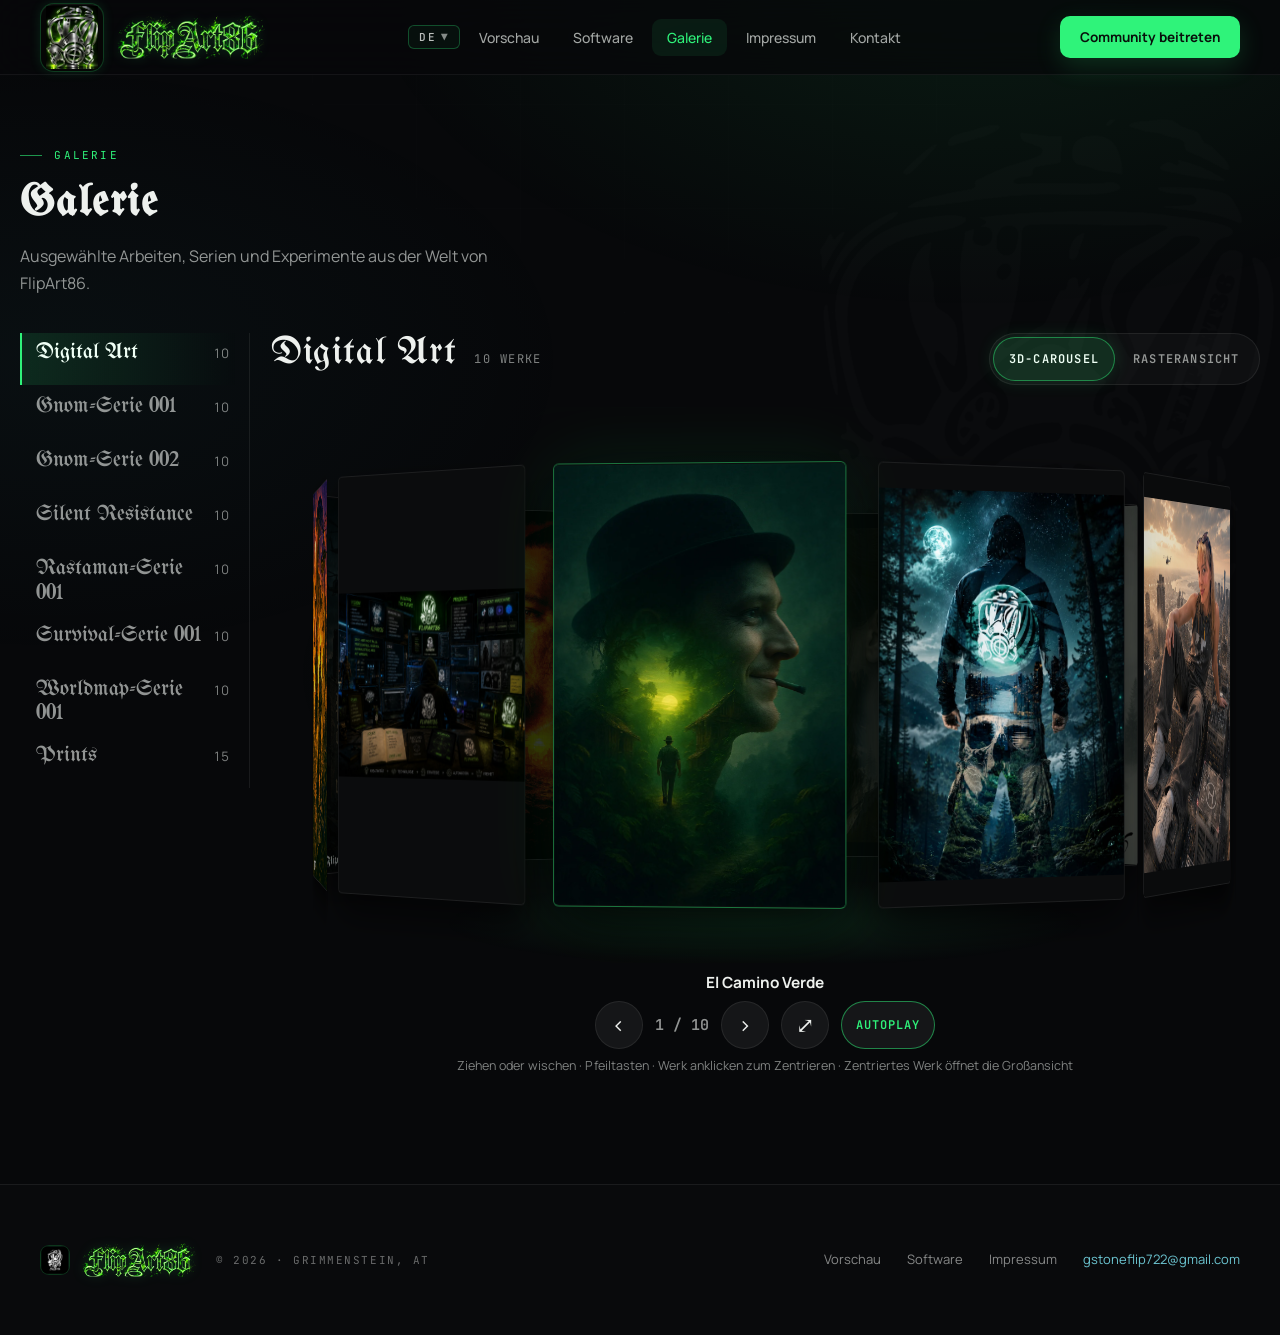
<file: galerie.html>
<!DOCTYPE html>
<html lang="de">
<head>
<meta charset="UTF-8">
<meta name="viewport" content="width=device-width, initial-scale=1.0">
<meta name="description" content="FlipArt86 Galerie — Digitale Serien und Prints. GNOM-SERIE, SILENT RESISTANCE, RASTAMAN-SERIE und mehr.">
<meta name="robots" content="index, follow">
<meta property="og:type" content="website">
<meta property="og:url" content="https://www.flipart86.com/galerie.html">
<meta property="og:title" content="Galerie — FlipArt86">
<meta property="og:description" content="Digitale Serien und Prints aus der Welt von FlipArt86.">
<meta property="og:image" content="https://www.flipart86.com/assets/hero-studio.png">
<meta name="twitter:card" content="summary_large_image">
<meta name="twitter:title" content="Galerie — FlipArt86">
<meta name="twitter:description" content="Digitale Serien und Prints aus der Welt von FlipArt86.">
<meta name="twitter:image" content="https://www.flipart86.com/assets/hero-studio.png">
<title>Galerie — FlipArt86</title>
<link rel="preconnect" href="https://fonts.googleapis.com">
<link rel="preconnect" href="https://fonts.gstatic.com" crossorigin>
<link href="https://fonts.googleapis.com/css2?family=Manrope:wght@400;500;600;700;800&family=JetBrains+Mono:wght@400;500;600&family=UnifrakturMaguntia&display=swap" rel="stylesheet">
<link rel="icon" type="image/png" href="assets/logo-tile.png">
<link rel="apple-touch-icon" href="assets/logo-tile.png">
<link rel="stylesheet" href="styles/style.css">
<link rel="stylesheet" href="styles/venom-goo.css">
<script src="scripts/lang.js" defer></script>
<script src="scripts/venom-goo.js" defer></script>
</head>
<body>

<a href="#main-content" class="skip-link">Zum Hauptinhalt springen</a>
<div class="page-glow"></div>
<div class="page-grid"></div>

<!-- HEADER -->
<header>
  <div class="header-inner">
    <a href="index.html" class="logo-wrap">
      <div class="logo-icon">
        <img src="assets/web/logo-emblem.webp" width="240" height="289" alt="FlipArt86">
      </div>
      <div class="logo-name logo-wordmark"><img src="assets/web/flipart86-wordmark-neon-sm.webp" width="400" height="119" alt="FlipArt86"></div>
    </a>
    <nav class="nav-links">
      <div class="lang-switcher" id="lang-switcher">
        <button class="lang-btn" id="lang-btn" aria-haspopup="listbox" aria-expanded="false" aria-label="Sprache wählen">
          <span id="lang-current">DE</span>
          <span class="lang-chevron" aria-hidden="true">&#9660;</span>
        </button>
        <div class="lang-dropdown" id="lang-dropdown" role="listbox" aria-label="Sprache wählen">
          <button class="lang-option active" data-lang="de" role="option" aria-selected="true" tabindex="0"><span>DE — Deutsch</span><span class="lang-option-check" aria-hidden="true">&#10003;</span></button>
          <button class="lang-option" data-lang="en" role="option" aria-selected="false" tabindex="0"><span>EN — English</span><span class="lang-option-check" aria-hidden="true">&#10003;</span></button>
        </div>
      </div>
      <a href="index.html#vorschau" data-i18n="nav_preview">Vorschau</a>
      <a href="index.html#tools" data-i18n="nav_software">Software</a>
      <a href="galerie.html" class="nav-active" data-i18n="nav_gallery">Galerie</a>
      <a href="index.html#open-impressum" data-i18n="nav_imprint">Impressum</a>
      <a href="index.html#open-kontakt" data-i18n="nav_contact">Kontakt</a>
    </nav>
    <a href="index.html#community" class="nav-cta" data-goo="primary" data-goo-id="nav" data-i18n="nav_cta">Community beitreten</a>
      <button class="mob-btn" id="mob-btn" aria-label="Menü öffnen" aria-expanded="false" aria-controls="mob-menu">
        <span></span><span></span><span></span>
      </button>
  </div>
</header>

<!-- MOBILE MENU -->
<div class="mob-menu" id="mob-menu" aria-hidden="true" aria-label="Hauptnavigation">
  <div class="mob-menu-inner">
    <div class="mob-lang-row">
      <button class="mob-lang-btn" data-lang="de" aria-label="Deutsch">DE</button>
      <span class="mob-lang-sep">/</span>
      <button class="mob-lang-btn" data-lang="en" aria-label="English">EN</button>
    </div>
    <nav class="mob-nav" aria-label="Mobile Navigation">
      <a href="index.html#vorschau" class="mob-nav-link" data-i18n="nav_preview">Vorschau</a>
      <a href="index.html#tools" class="mob-nav-link" data-i18n="nav_software">Software</a>
      <a href="galerie.html" class="mob-nav-link nav-active" data-i18n="nav_gallery">Galerie</a>
      <a href="index.html#open-impressum" class="mob-nav-link" data-i18n="nav_imprint">Impressum</a>
      <a href="index.html#open-kontakt" class="mob-nav-link" data-i18n="nav_contact">Kontakt</a>
    </nav>
    <a href="index.html#community" class="mob-cta-link" data-i18n="nav_cta">Community beitreten</a>
  </div>
</div>

<!-- GALERIE -->
<main id="main-content" class="gallery-main">

  <!-- WATERMARK -->
  <img src="assets/mask-alpha.png" alt="" class="gallery-watermark" aria-hidden="true">

  <div class="gallery-header">
    <div class="section-tag">
      <div class="section-tag-line"></div>
      <div class="section-tag-label" data-i18n="gallery_tag">Galerie</div>
    </div>
    <h1 class="section-h2 gallery-title" data-i18n="gallery_title">Galerie</h1>
    <p class="section-sub gallery-intro" data-i18n="gallery_intro">Ausgewählte Arbeiten und Serien aus der Welt von FlipArt86.</p>
  </div>

  <div class="gl-room">

    <!-- SERIEN-NAVIGATION: Seitenleiste (Desktop) / scrollbare Leiste (mobil) -->
    <nav class="gl-rail" id="gl-rail" aria-label="Serien" data-i18n-aria="gallery_rail">
      <button type="button" class="gl-rail-b" data-cat="Digital Art" aria-pressed="true"><strong>Digital Art</strong><span class="gl-n">10</span></button>
      <button type="button" class="gl-rail-b" data-cat="Gnom-Serie 001" aria-pressed="false"><strong>Gnom-Serie 001</strong><span class="gl-n">10</span></button>
      <button type="button" class="gl-rail-b" data-cat="Gnom-Serie 002" aria-pressed="false"><strong>Gnom-Serie 002</strong><span class="gl-n">10</span></button>
      <button type="button" class="gl-rail-b" data-cat="Silent Resistance" aria-pressed="false"><strong>Silent Resistance</strong><span class="gl-n">10</span></button>
      <button type="button" class="gl-rail-b" data-cat="Rastaman-Serie 001" aria-pressed="false"><strong>Rastaman-Serie 001</strong><span class="gl-n">10</span></button>
      <button type="button" class="gl-rail-b" data-cat="Survival-Serie 001" aria-pressed="false"><strong>Survival-Serie 001</strong><span class="gl-n">10</span></button>
      <button type="button" class="gl-rail-b" data-cat="Worldmap-Serie 001" aria-pressed="false"><strong>Worldmap-Serie 001</strong><span class="gl-n">10</span></button>
      <button type="button" class="gl-rail-b" data-cat="Prints" aria-pressed="false"><strong>Prints</strong><span class="gl-n">15</span></button>
    </nav>

    <section class="gl-stage" aria-labelledby="gl-series">
      <div class="gl-series-head">
        <h2 class="gl-series-title" id="gl-series">Digital Art</h2>
        <p class="gl-series-meta"><span id="gl-count">10</span> <span data-i18n="gallery_works">Werke</span></p>
        <!-- ANSICHT: 3D-Carousel (Standard) / Rasteransicht (wird per JS eingeblendet, wenn 3D unterstützt wird) -->
        <div class="gl-view" id="gl-view" role="group" aria-label="Ansicht" data-i18n-aria="gallery_view" hidden>
          <button type="button" class="gl-view-b" data-view="carousel" aria-pressed="true" data-i18n="gallery_view_3d">3D-Carousel</button>
          <button type="button" class="gl-view-b" data-view="grid" aria-pressed="false" data-i18n="gallery_view_grid">Rasteransicht</button>
        </div>
      </div>

      <!-- GRID (Masonry) -->
      <div class="gl-wall gallery-grid" id="gallery-grid"></div>

      <!-- 3D-KARUSSELL (Phase 4.6, aus Carousel Demo V2; Daten = aktuelle Serie aus GALLERY) -->
      <div class="gl-car" id="gl-car">
        <div class="gl-car-stage" id="gl-car-stage" tabindex="0" role="region" aria-roledescription="Karussell"
             aria-label="Serie als 3D-Karussell. Mit Pfeiltasten wechseln, Enter öffnet die Großansicht." data-i18n-aria="gallery_car_aria">
          <div class="gl-car-spot" aria-hidden="true"></div>
          <div class="gl-car-floor" aria-hidden="true"></div>
          <div class="gl-car-ring" id="gl-car-ring"></div>
        </div>
        <div class="gl-car-foot">
          <div class="gl-car-title" id="gl-car-title"></div>
          <div class="gl-car-controls">
            <button type="button" class="gl-car-btn" id="gl-car-prev" aria-label="Vorheriges Werk" data-i18n-aria="gallery_car_prev">&#x2039;</button>
            <div class="gl-car-count" id="gl-car-count" aria-hidden="true"></div>
            <button type="button" class="gl-car-btn" id="gl-car-next" aria-label="N&#228;chstes Werk" data-i18n-aria="gallery_car_next">&#x203a;</button>
            <button type="button" class="gl-car-btn" id="gl-car-zoom" aria-label="Gro&#223;ansicht &#246;ffnen" data-i18n-aria="gallery_car_zoom">&#x2922;</button>
            <button type="button" class="gl-car-btn gl-car-txt" id="gl-car-auto" aria-pressed="true">Autoplay</button>
          </div>
          <p class="gl-car-hint" data-i18n="gallery_car_hint">Ziehen oder wischen · Pfeiltasten · Werk anklicken zum Zentrieren · Zentriertes Werk öffnet die Großansicht</p>
        </div>
        <div class="gl-car-sr" id="gl-car-live" aria-live="polite"></div>
      </div>

      <!-- EMPTY STATE -->
      <div class="gallery-empty" id="gallery-empty">
        <div class="gallery-empty-inner">
          <div class="gallery-empty-icon">◻</div>
          <p data-i18n="gallery_empty">Noch keine Bilder vorhanden.</p>
          <p class="gallery-empty-sub" data-i18n="gallery_empty_sub">Bilder in <code>assets/gallery/</code> ablegen und in <code>galerie.html</code> im GALLERY-Array eintragen.</p>
        </div>
      </div>
    </section>

  </div>
</main>

<!-- LIGHTBOX (natives <dialog>: Fokus-Trap, inerter Hintergrund, ESC) -->
<dialog class="gl-lb" id="lightbox" aria-label="Bildvorschau">
  <div class="gl-lb-stage" id="lb-stage">
    <button type="button" class="gl-lb-btn gl-lb-close" id="lb-close" aria-label="Schließen">&#x2715;</button>
    <figure class="gl-lb-frame"><img id="lb-img" alt=""></figure>
  </div>
  <div class="gl-lb-bar">
    <div class="gl-lb-info" id="lb-info" aria-live="polite"></div>
    <div class="gl-lb-tools">
      <button type="button" class="gl-lb-btn gl-lb-prev" id="lb-prev" aria-label="Vorheriges Bild">&#x2039;</button>
      <div class="gl-lb-count" id="lb-count" aria-live="polite"></div>
      <button type="button" class="gl-lb-btn gl-lb-next" id="lb-next" aria-label="N&#228;chstes Bild">&#x203a;</button>
    </div>
  </div>
</dialog>

<!-- FOOTER -->
<footer id="kontakt">
  <div class="footer-inner">
    <div class="footer-logo-wrap">
      <div class="footer-logo-icon">
        <img src="assets/logo-tile.png" alt="FlipArt86">
      </div>
      <div class="footer-logo-name logo-wordmark"><img src="assets/web/flipart86-wordmark-neon-sm.webp" width="400" height="119" alt="FlipArt86" loading="lazy" decoding="async"></div>
      <span class="footer-copy">&#169; 2026 &middot; GRIMMENSTEIN, AT</span>
    </div>
    <div class="footer-links">
      <a href="index.html#vorschau" data-i18n="nav_preview">Vorschau</a>
      <a href="index.html#tools" data-i18n="nav_software">Software</a>
      <a href="index.html#open-impressum" data-i18n="nav_imprint">Impressum</a>
      <a href="mailto:gstoneflip722@gmail.com" class="email-link">gstoneflip722@gmail.com</a>
    </div>
  </div>
</footer>

<script>
/* ============================================================
   GALERIE DATEN
   ------------------------------------------------------------
   Neue Bilder hier im GALLERY-Array ergänzen.
   Jeder Eintrag ist ein Objekt mit folgenden Feldern:

   src        – Pfad zur Bilddatei, relativ zu galerie.html
                Beispiel: 'assets/gallery/gnom-001.jpg'

   w, h       – Bildbreite/-höhe in Pixel (für Masonry-Layout ohne Layoutsprung)

   title      – Bildtitel (wird in Karte + Lightbox angezeigt)

   series     – Serienname, z. B. 'Gnom-Serie' (optional)

   year       – Erscheinungsjahr, z. B. 2025 (optional)

   cat        – Filterkategorie. Erlaubte Werte:
                'Gnom-Serie 001' | 'Gnom-Serie 002' | 'Silent Resistance'
                | 'Rastaman-Serie 001' | 'Survival-Serie 001' | 'Worldmap-Serie 001' | 'Digital Art' | 'Prints'

   desc       – Kurzbeschreibung (optional, erscheint in der Karte)

   pinterest  – Echte Pinterest-URL oder null
                Beispiel: 'https://at.pinterest.com/pin/12345'
   ============================================================ */

var GALLERY = [
  /* ----------------------------------------------------------
     GNOM-SERIE
     Neue Bilder: assets/gallery/Gnom-Serie 001/<dateiname>
  ---------------------------------------------------------- */
  {
    src: 'assets/web/gallery/Gnom-Serie 001/Gnom_Serie_001-000.webp',
    w: 2400, h: 1600,
    title: 'Toxic Gnome – Serie01',
    series: 'Gnom-Serie 001',
    year: 2025,
    cat: 'Gnom-Serie 001',
    desc: 'Düsteres Charakterporträt mit toxischer, erschöpfter Atmosphäre und starkem monochromen Look.',
    pinterest: null
  },
  {
    src: 'assets/web/gallery/Gnom-Serie 001/Gnom_Serie_001-001.webp',
    w: 1536, h: 1024,
    title: 'Grey Neon Gnome – Stylized',
    series: 'Gnom-Serie 001',
    year: 2025,
    cat: 'Gnom-Serie 001',
    desc: 'Stilisierter Gnom in intensivem Neonblau mit dunkler, surrealer und grafischer Ausstrahlung.',
    pinterest: null
  },
  {
    src: 'assets/web/gallery/Gnom-Serie 001/Gnom_Serie_001-002.webp',
    w: 1536, h: 1024,
    title: 'Infested Gnome – Serie02',
    series: 'Gnom-Serie 001',
    year: 2025,
    cat: 'Gnom-Serie 001',
    desc: 'Organisch befallene Kreatur zwischen Mutation, Verfall und düsterer Fantasy.',
    pinterest: null
  },
  {
    src: 'assets/web/gallery/Gnom-Serie 001/Gnom_Serie_001-003.webp',
    w: 1536, h: 1024,
    title: 'Cyberpunk Gnome – Serie03',
    series: 'Gnom-Serie 001',
    year: 2025,
    cat: 'Gnom-Serie 001',
    desc: 'Dunkler Gnom-Charakter mit futuristischen Strukturen, Cyberpunk-Atmosphäre und technischer Mutation.',
    pinterest: null
  },
  {
    src: 'assets/web/gallery/Gnom-Serie 001/Gnom_Serie_001-004.webp',
    w: 1024, h: 1536,
    title: 'Glitched Gnome – AI Infection & System Failure - Serie04',
    series: 'Gnom-Serie 001',
    year: 2025,
    cat: 'Gnom-Serie 001',
    desc: 'Vollständig korrumpierte Kreatur zwischen digitaler Infektion, Systemfehler und Identitätszerfall.',
    pinterest: null
  },
  {
    src: 'assets/web/gallery/Gnom-Serie 001/Gnom_Serie_001-005.webp',
    w: 1024, h: 1536,
    title: 'Glitched Entity – Serie05',
    series: 'Gnom-Serie 001',
    year: 2025,
    cat: 'Gnom-Serie 001',
    desc: 'Fragmentierte Kreatur in einer von Datenrauschen, digitalen Störungen und strukturellem Zerfall geprägten Umgebung.',
    pinterest: null
  },
  {
    src: 'assets/web/gallery/Gnom-Serie 001/Gnom_Serie_001-006.webp',
    w: 1023, h: 1537,
    title: 'Deep Sea Survivor – Serie06',
    series: 'Gnom-Serie 001',
    year: 2025,
    cat: 'Gnom-Serie 001',
    desc: 'Mystischer Tiefsee-Überlebender mit schwerer Ausrüstung und surrealer Unterwasser-Atmosphäre.',
    pinterest: null
  },
  {
    src: 'assets/web/gallery/Gnom-Serie 001/Gnom_Serie_001-007.webp',
    w: 1024, h: 1536,
    title: 'Apocalypse Gnome – Serie07',
    series: 'Gnom-Serie 001',
    year: 2025,
    cat: 'Gnom-Serie 001',
    desc: 'Postapokalyptischer Gnom in einer zerstörten, staubigen und lebensfeindlichen Umgebung.',
    pinterest: null
  },
  {
    src: 'assets/web/gallery/Gnom-Serie 001/Gnom_Serie_001-008.webp',
    w: 1024, h: 1536,
    title: 'Mad Scientist Gnome – Serie08',
    series: 'Gnom-Serie 001',
    year: 2025,
    cat: 'Gnom-Serie 001',
    desc: 'Exzentrischer Gnom zwischen grotesker Wissenschaft, düsterem Experiment und kontrolliertem Wahnsinn.',
    pinterest: null
  },
  {
    src: 'assets/web/gallery/Gnom-Serie 001/Gnom_Serie_001-009.webp',
    w: 1024, h: 1536,
    title: 'Dark Nature Gnome – Power Beyond - Serie09',
    series: 'Gnom-Serie 001',
    year: 2025,
    cat: 'Gnom-Serie 001',
    desc: 'Dunkle Naturfantasie mit organischer Mutation, erdigen Strukturen und dominanter übernatürlicher Energie.',
    pinterest: null
  },

  /* ----------------------------------------------------------
     SILENT RESISTANCE
  ---------------------------------------------------------- */
  {
    src: 'assets/web/gallery/Silent Resistance-Serie/SILENT RESISTANCE-Serie-001-FlipArt86.webp',
    w: 1024, h: 1024,
    title: 'Silent Resistance – 001',
    series: 'Silent Resistance',
    year: 2025,
    cat: 'Silent Resistance',
    desc: '',
    pinterest: null
  },
  {
    src: 'assets/web/gallery/Silent Resistance-Serie/SILENT RESISTANCE-Serie-002-FlipArt86.webp',
    w: 1024, h: 1024,
    title: 'Silent Resistance – 002',
    series: 'Silent Resistance',
    year: 2025,
    cat: 'Silent Resistance',
    desc: '',
    pinterest: null
  },
  {
    src: 'assets/web/gallery/Silent Resistance-Serie/SILENT RESISTANCE-Serie-003-FlipArt86.webp',
    w: 1024, h: 1024,
    title: 'Silent Resistance – 003',
    series: 'Silent Resistance',
    year: 2025,
    cat: 'Silent Resistance',
    desc: '',
    pinterest: null
  },
  {
    src: 'assets/web/gallery/Silent Resistance-Serie/SILENT RESISTANCE-Serie-004-FlipArt86.webp',
    w: 1024, h: 1024,
    title: 'Silent Resistance – 004',
    series: 'Silent Resistance',
    year: 2025,
    cat: 'Silent Resistance',
    desc: '',
    pinterest: null
  },
  {
    src: 'assets/web/gallery/Silent Resistance-Serie/SILENT RESISTANCE-Serie-005-FlipArt86.webp',
    w: 1024, h: 1024,
    title: 'Silent Resistance – 005',
    series: 'Silent Resistance',
    year: 2025,
    cat: 'Silent Resistance',
    desc: '',
    pinterest: null
  },
  {
    src: 'assets/web/gallery/Silent Resistance-Serie/SILENT RESISTANCE-Serie-006-FlipArt86.webp',
    w: 1024, h: 1024,
    title: 'Silent Resistance – 006',
    series: 'Silent Resistance',
    year: 2025,
    cat: 'Silent Resistance',
    desc: '',
    pinterest: null
  },
  {
    src: 'assets/web/gallery/Silent Resistance-Serie/SILENT RESISTANCE-Serie-007-FlipArt86.webp',
    w: 1024, h: 1536,
    title: 'Silent Resistance – 007',
    series: 'Silent Resistance',
    year: 2025,
    cat: 'Silent Resistance',
    desc: '',
    pinterest: null
  },
  {
    src: 'assets/web/gallery/Silent Resistance-Serie/SILENT RESISTANCE-Serie-008-FlipArt86.webp',
    w: 1024, h: 1536,
    title: 'Silent Resistance – 008',
    series: 'Silent Resistance',
    year: 2025,
    cat: 'Silent Resistance',
    desc: '',
    pinterest: null
  },
  {
    src: 'assets/web/gallery/Silent Resistance-Serie/SILENT RESISTANCE-Serie-009-FlipArt86.webp',
    w: 1024, h: 1536,
    title: 'Silent Resistance – 009',
    series: 'Silent Resistance',
    year: 2025,
    cat: 'Silent Resistance',
    desc: '',
    pinterest: null
  },
  {
    src: 'assets/web/gallery/Silent Resistance-Serie/SILENT RESISTANCE-Serie-010-FlipArt86.webp',
    w: 1024, h: 1536,
    title: 'Silent Resistance – 010',
    series: 'Silent Resistance',
    year: 2025,
    cat: 'Silent Resistance',
    desc: '',
    pinterest: null
  },

  /* ----------------------------------------------------------
     SURVIVAL-SERIE 001
     Neue Bilder: assets/web/gallery/Survival-Serie 001/<dateiname>.webp
  ---------------------------------------------------------- */
  {
    src: 'assets/web/gallery/Survival-Serie 001/Survival-Serie_001_Nebelstille.webp',
    w: 1024, h: 1024,
    title: 'Nebelstille',
    series: 'Survival-Serie 001',
    year: 2026,
    cat: 'Survival-Serie 001',
    desc: '',
    pinterest: null
  },
  {
    src: 'assets/web/gallery/Survival-Serie 001/Survival-Serie_002_Sturmfront.webp',
    w: 1024, h: 1024,
    title: 'Sturmfront',
    series: 'Survival-Serie 001',
    year: 2026,
    cat: 'Survival-Serie 001',
    desc: '',
    pinterest: null
  },
  {
    src: 'assets/web/gallery/Survival-Serie 001/Survival-Serie_003_Glutroter_Herbst.webp',
    w: 1024, h: 1024,
    title: 'Glutroter Herbst',
    series: 'Survival-Serie 001',
    year: 2026,
    cat: 'Survival-Serie 001',
    desc: '',
    pinterest: null
  },
  {
    src: 'assets/web/gallery/Survival-Serie 001/Survival-Serie_004_Eisige_Stille.webp',
    w: 1024, h: 1024,
    title: 'Eisige Stille',
    series: 'Survival-Serie 001',
    year: 2026,
    cat: 'Survival-Serie 001',
    desc: '',
    pinterest: null
  },
  {
    src: 'assets/web/gallery/Survival-Serie 001/Survival-Serie_005_Gruener_Nebel.webp',
    w: 1024, h: 1024,
    title: 'Grüner Nebel',
    series: 'Survival-Serie 001',
    year: 2026,
    cat: 'Survival-Serie 001',
    desc: '',
    pinterest: null
  },
  {
    src: 'assets/web/gallery/Survival-Serie 001/Survival-Serie_006_Feuerwache.webp',
    w: 1024, h: 1024,
    title: 'Feuerwache',
    series: 'Survival-Serie 001',
    year: 2026,
    cat: 'Survival-Serie 001',
    desc: '',
    pinterest: null
  },
  {
    src: 'assets/web/gallery/Survival-Serie 001/Survival-Serie_007_Nordlicht.webp',
    w: 1024, h: 1024,
    title: 'Nordlicht',
    series: 'Survival-Serie 001',
    year: 2026,
    cat: 'Survival-Serie 001',
    desc: '',
    pinterest: null
  },
  {
    src: 'assets/web/gallery/Survival-Serie 001/Survival-Serie_008_Verlassener_Aussenposten.webp',
    w: 1024, h: 1024,
    title: 'Verlassener Außenposten',
    series: 'Survival-Serie 001',
    year: 2026,
    cat: 'Survival-Serie 001',
    desc: '',
    pinterest: null
  },
  {
    src: 'assets/web/gallery/Survival-Serie 001/Survival-Serie_009_Mondlager.webp',
    w: 1024, h: 1024,
    title: 'Mondlager',
    series: 'Survival-Serie 001',
    year: 2026,
    cat: 'Survival-Serie 001',
    desc: '',
    pinterest: null
  },
  {
    src: 'assets/web/gallery/Survival-Serie 001/Survival-Serie_010_Schattenwald.webp',
    w: 1024, h: 1024,
    title: 'Schattenwald',
    series: 'Survival-Serie 001',
    year: 2026,
    cat: 'Survival-Serie 001',
    desc: '',
    pinterest: null
  },

  /* ----------------------------------------------------------
     WORLDMAP-SERIE 001
     Neue Bilder: assets/web/gallery/Worldmap-Serie 001/<dateiname>.webp
  ---------------------------------------------------------- */
  {
    src: 'assets/web/gallery/Worldmap-Serie 001/Worldmap-Serie_001_Neon-Weltkarte_Netzwerk.webp',
    w: 1024, h: 576,
    title: 'Neon-Weltkarte mit Netzwerkverbindungen',
    series: 'Worldmap-Serie 001',
    year: 2026,
    cat: 'Worldmap-Serie 001',
    desc: '',
    pinterest: null
  },
  {
    src: 'assets/web/gallery/Worldmap-Serie 001/Worldmap-Serie_002_Gluehbirnenhologramm.webp',
    w: 1024, h: 576,
    title: 'Weltkugel im Glühbirnenhologramm',
    series: 'Worldmap-Serie 001',
    year: 2026,
    cat: 'Worldmap-Serie 001',
    desc: '',
    pinterest: null
  },
  {
    src: 'assets/web/gallery/Worldmap-Serie 001/Worldmap-Serie_003_Lichtverbindungen.webp',
    w: 1024, h: 576,
    title: 'Neon-Weltkarte mit Lichtverbindungen',
    series: 'Worldmap-Serie 001',
    year: 2026,
    cat: 'Worldmap-Serie 001',
    desc: '',
    pinterest: null
  },
  {
    src: 'assets/web/gallery/Worldmap-Serie 001/Worldmap-Serie_004_Landschaften.webp',
    w: 1024, h: 576,
    title: 'Leuchtende Weltkarte mit Landschaften',
    series: 'Worldmap-Serie 001',
    year: 2026,
    cat: 'Worldmap-Serie 001',
    desc: '',
    pinterest: null
  },
  {
    src: 'assets/web/gallery/Worldmap-Serie 001/Worldmap-Serie_005_Steampunk-Globus.webp',
    w: 1024, h: 576,
    title: 'Steampunk-Globus mit leuchtender Weltkarte',
    series: 'Worldmap-Serie 001',
    year: 2026,
    cat: 'Worldmap-Serie 001',
    desc: '',
    pinterest: null
  },
  {
    src: 'assets/web/gallery/Worldmap-Serie 001/Worldmap-Serie_006_Glasflasche.webp',
    w: 1024, h: 576,
    title: 'Leuchtende Weltkarte in der Glasflasche',
    series: 'Worldmap-Serie 001',
    year: 2026,
    cat: 'Worldmap-Serie 001',
    desc: '',
    pinterest: null
  },
  {
    src: 'assets/web/gallery/Worldmap-Serie 001/Worldmap-Serie_007_Mosaiklandschaft.webp',
    w: 1024, h: 576,
    title: 'Weltkarten-Mosaiklandschaft',
    series: 'Worldmap-Serie 001',
    year: 2026,
    cat: 'Worldmap-Serie 001',
    desc: '',
    pinterest: null
  },
  {
    src: 'assets/web/gallery/Worldmap-Serie 001/Worldmap-Serie_008_Sci-Fi-Weltatlas.webp',
    w: 1024, h: 576,
    title: 'Neonblauer Sci-Fi-Weltatlas mit Satellit',
    series: 'Worldmap-Serie 001',
    year: 2026,
    cat: 'Worldmap-Serie 001',
    desc: '',
    pinterest: null
  },
  {
    src: 'assets/web/gallery/Worldmap-Serie 001/Worldmap-Serie_009_Leuchtende_Weltkarte.webp',
    w: 1024, h: 576,
    title: 'Leuchtende Weltkarte',
    series: 'Worldmap-Serie 001',
    year: 2026,
    cat: 'Worldmap-Serie 001',
    desc: '',
    pinterest: null
  },
  {
    src: 'assets/web/gallery/Worldmap-Serie 001/Worldmap-Serie_010_Neon-Cyan-Weltkarte.webp',
    w: 1024, h: 683,
    title: 'Neon-Cyan-Weltkarte',
    series: 'Worldmap-Serie 001',
    year: 2026,
    cat: 'Worldmap-Serie 001',
    desc: '',
    pinterest: null
  },

  /* ----------------------------------------------------------
     PRINTS
  ---------------------------------------------------------- */
  {
    src: 'assets/web/gallery/Prints/FlipArt86-Logo-001.webp',
    w: 1007, h: 1013,
    title: 'FlipArt86 Logo – 001',
    series: 'FlipArt86-Logo-Print',
    year: 2025,
    cat: 'Prints',
    desc: '',
    pinterest: null
  },
  {
    src: 'assets/web/gallery/Prints/FlipArt86-Logo-002.webp',
    w: 1007, h: 1013,
    title: 'FlipArt86 Logo – 002',
    series: 'FlipArt86-Logo-Print',
    year: 2025,
    cat: 'Prints',
    desc: '',
    pinterest: null
  },
  {
    src: 'assets/web/gallery/Prints/Flügelheld-001.webp',
    w: 1292, h: 1456,
    title: 'Flügelheld – 001',
    series: 'Print',
    year: 2025,
    cat: 'Prints',
    desc: '',
    pinterest: null
  },
  {
    src: 'assets/web/gallery/Prints/GutDingBrauchtWeile-001.webp',
    w: 1024, h: 1024,
    title: 'Gut Ding Braucht Weile – 001',
    series: 'Print',
    year: 2025,
    cat: 'Prints',
    desc: '',
    pinterest: null
  },
  {
    src: 'assets/web/gallery/Prints/Midnight Smile-001.webp',
    w: 1024, h: 1536,
    title: 'Midnight Smile – 001',
    series: 'Print',
    year: 2025,
    cat: 'Prints',
    desc: '',
    pinterest: null
  },
  {
    src: 'assets/web/gallery/Prints/Pinterest-001.webp',
    w: 536, h: 1038,
    title: 'Pinterest – 001',
    series: 'Print',
    year: 2025,
    cat: 'Prints',
    desc: '',
    pinterest: null
  },

  /* ----------------------------------------------------------
     RASTAMAN-SERIE 001
  ---------------------------------------------------------- */
  {
    src: 'assets/web/gallery/Rastaman-Serie 001/Rastaman-001.webp',
    w: 1024, h: 1536,
    title: 'Rastaman – 001',
    series: 'Rastaman-Serie 001',
    year: 2025,
    cat: 'Rastaman-Serie 001',
    desc: '',
    pinterest: null
  },
  {
    src: 'assets/web/gallery/Rastaman-Serie 001/Rastaman-002.webp',
    w: 1024, h: 1536,
    title: 'Rastaman – 002',
    series: 'Rastaman-Serie 001',
    year: 2025,
    cat: 'Rastaman-Serie 001',
    desc: '',
    pinterest: null
  },
  {
    src: 'assets/web/gallery/Rastaman-Serie 001/Rastaman-003.webp',
    w: 1024, h: 1536,
    title: 'Rastaman – 003',
    series: 'Rastaman-Serie 001',
    year: 2025,
    cat: 'Rastaman-Serie 001',
    desc: '',
    pinterest: null
  },
  {
    src: 'assets/web/gallery/Rastaman-Serie 001/Rastaman-004.webp',
    w: 1024, h: 1536,
    title: 'Rastaman – 004',
    series: 'Rastaman-Serie 001',
    year: 2025,
    cat: 'Rastaman-Serie 001',
    desc: '',
    pinterest: null
  },
  {
    src: 'assets/web/gallery/Rastaman-Serie 001/Rastaman-005.webp',
    w: 1024, h: 1536,
    title: 'Rastaman – 005',
    series: 'Rastaman-Serie 001',
    year: 2025,
    cat: 'Rastaman-Serie 001',
    desc: '',
    pinterest: null
  },
  {
    src: 'assets/web/gallery/Rastaman-Serie 001/Rastaman-006.webp',
    w: 1024, h: 1536,
    title: 'Rastaman – 006',
    series: 'Rastaman-Serie 001',
    year: 2025,
    cat: 'Rastaman-Serie 001',
    desc: '',
    pinterest: null
  },
  {
    src: 'assets/web/gallery/Rastaman-Serie 001/Rastaman-007.webp',
    w: 1024, h: 1536,
    title: 'Rastaman – 007',
    series: 'Rastaman-Serie 001',
    year: 2025,
    cat: 'Rastaman-Serie 001',
    desc: '',
    pinterest: null
  },
  {
    src: 'assets/web/gallery/Rastaman-Serie 001/Rastaman-008.webp',
    w: 1024, h: 1536,
    title: 'Rastaman – 008',
    series: 'Rastaman-Serie 001',
    year: 2025,
    cat: 'Rastaman-Serie 001',
    desc: '',
    pinterest: null
  },
  {
    src: 'assets/web/gallery/Rastaman-Serie 001/Rastaman-009.webp',
    w: 1024, h: 1536,
    title: 'Rastaman – 009',
    series: 'Rastaman-Serie 001',
    year: 2025,
    cat: 'Rastaman-Serie 001',
    desc: '',
    pinterest: null
  },
  {
    src: 'assets/web/gallery/Rastaman-Serie 001/Rastaman-010.webp',
    w: 1024, h: 1536,
    title: 'Rastaman – 010',
    series: 'Rastaman-Serie 001',
    year: 2025,
    cat: 'Rastaman-Serie 001',
    desc: '',
    pinterest: null
  },
  {
    src: 'assets/web/gallery/Prints/GStone-001.webp',
    w: 829, h: 426,
    title: 'GStone – 001',
    series: 'Print',
    year: 2025,
    cat: 'Prints',
    desc: '',
    pinterest: null
  },
  {
    src: 'assets/web/gallery/Prints/GStone-002.webp',
    w: 1800, h: 2400,
    title: 'GStone – 002',
    series: 'Print',
    year: 2025,
    cat: 'Prints',
    desc: '',
    pinterest: null
  },
  {
    src: 'assets/web/gallery/Prints/BG-Desktop-1920x1080-001.webp',
    w: 1024, h: 576,
    title: 'BG Desktop 1920×1080 – 001',
    series: 'Print',
    year: 2026,
    cat: 'Prints',
    desc: '',
    pinterest: null
  },
  {
    src: 'assets/web/gallery/Prints/BG-Desktop03-1920x1080.webp',
    w: 1024, h: 576,
    title: 'BG Desktop 03 – 1920×1080',
    series: 'Print',
    year: 2026,
    cat: 'Prints',
    desc: '',
    pinterest: null
  },
  {
    src: 'assets/web/gallery/Prints/BG-Desktop1920x1080.webp',
    w: 1024, h: 576,
    title: 'BG Desktop 1920×1080',
    series: 'Print',
    year: 2026,
    cat: 'Prints',
    desc: '',
    pinterest: null
  },
  {
    src: 'assets/web/gallery/Prints/Downhill-Logo02.webp',
    w: 1024, h: 1024,
    title: 'Downhill Logo 02',
    series: 'Print',
    year: 2025,
    cat: 'Prints',
    desc: '',
    pinterest: null
  },
  {
    src: 'assets/web/gallery/Prints/Kunst-Gemaelde-Farbiges-Klavier.webp',
    w: 837, h: 877,
    title: 'Kunst Gemälde – Farbiges Klavier',
    series: 'Print',
    year: 2025,
    cat: 'Prints',
    desc: '',
    pinterest: null
  },
  {
    src: 'assets/web/gallery/Prints/Neonbrennnesselblaetter-im-fluessigen-Blauem-Nebel.webp',
    w: 612, h: 1024,
    title: 'Neonbrennnesselblätter im flüssigen Blauem Nebel',
    series: 'Print',
    year: 2026,
    cat: 'Prints',
    desc: '',
    pinterest: null
  },
  {
    src: 'assets/web/gallery/Prints/WorldMap-NeonBlue-01.webp',
    w: 1024, h: 683,
    title: 'WorldMap NeonBlue – 01',
    series: 'Print',
    year: 2025,
    cat: 'Prints',
    desc: '',
    pinterest: null
  },

  /* ----------------------------------------------------------
     DIGITAL ART
  ---------------------------------------------------------- */
  {
    src: 'assets/web/gallery/DigitalArt/FlipArt86-El Camino Verde-001.webp',
    w: 1024, h: 1536,
    title: 'El Camino Verde',
    series: 'Digital Art',
    year: 2025,
    cat: 'Digital Art',
    desc: '',
    pinterest: null
  },
  {
    src: 'assets/web/gallery/DigitalArt/FlipArt86-Moon-Forest-001.webp',
    w: 1086, h: 1448,
    title: 'Moon Forest',
    series: 'Digital Art',
    year: 2025,
    cat: 'Digital Art',
    desc: '',
    pinterest: null
  },
  {
    src: 'assets/web/gallery/DigitalArt/FlipArt86-Epic Picture-City-001.webp',
    w: 1086, h: 1448,
    title: 'Epic Picture – City',
    series: 'Digital Art',
    year: 2025,
    cat: 'Digital Art',
    desc: '',
    pinterest: null
  },
  {
    src: 'assets/web/gallery/DigitalArt/FlipArt86-Feuer im Kopf-001.webp',
    w: 1600, h: 2400,
    title: 'Feuer im Kopf',
    series: 'Digital Art',
    year: 2025,
    cat: 'Digital Art',
    desc: '',
    pinterest: null
  },
  {
    src: 'assets/web/gallery/DigitalArt/FlipArt86-Snow-Forest-001.webp',
    w: 1600, h: 2400,
    title: 'Snow Forest',
    series: 'Digital Art',
    year: 2025,
    cat: 'Digital Art',
    desc: '',
    pinterest: null
  },
  {
    src: 'assets/web/gallery/DigitalArt/FlipArt86-Epic Picture-Berg Meer-001-.webp',
    w: 1739, h: 2400,
    title: 'Epic Picture – Berg & Meer',
    series: 'Digital Art',
    year: 2025,
    cat: 'Digital Art',
    desc: '',
    pinterest: null
  },
  {
    src: 'assets/web/gallery/DigitalArt/FlipArt86-Apocalypse - Flames of Survival-001.webp',
    w: 1596, h: 2400,
    title: 'Apocalypse – Flames of Survival',
    series: 'Digital Art',
    year: 2025,
    cat: 'Digital Art',
    desc: '',
    pinterest: null
  },
  {
    src: 'assets/web/gallery/DigitalArt/FlipArt86-Epic Warzone Portrait-001.webp',
    w: 1600, h: 2400,
    title: 'Epic Warzone Portrait',
    series: 'Digital Art',
    year: 2025,
    cat: 'Digital Art',
    desc: '',
    pinterest: null
  },
  {
    src: 'assets/web/gallery/DigitalArt/FlipArt86-War Lord-Hero in Flames-001.webp',
    w: 1574, h: 2400,
    title: 'War Lord – Hero in Flames',
    series: 'Digital Art',
    year: 2025,
    cat: 'Digital Art',
    desc: '',
    pinterest: null
  },
  {
    src: 'assets/web/gallery/DigitalArt/FlipArt86-Gamingroom-001.webp',
    w: 2400, h: 1600,
    title: 'Gamingroom',
    series: 'Digital Art',
    year: 2025,
    cat: 'Digital Art',
    desc: '',
    pinterest: null
  },

  /* ----------------------------------------------------------
     GNOM-SERIE 002
  ---------------------------------------------------------- */
  {
    src: 'assets/web/gallery/Gnom-Serie 002/Gnom-002 Blue Spirit Stil.webp',
    w: 1915, h: 2400,
    title: 'Gnom 002 – Blue Spirit',
    series: 'Gnom-Serie 002',
    year: 2025,
    cat: 'Gnom-Serie 002',
    desc: '',
    pinterest: null
  },
  {
    src: 'assets/web/gallery/Gnom-Serie 002/Gnom-002-Cinematic Stil.webp',
    w: 1024, h: 1024,
    title: 'Gnom 002 – Cinematic',
    series: 'Gnom-Serie 002',
    year: 2025,
    cat: 'Gnom-Serie 002',
    desc: '',
    pinterest: null
  },
  {
    src: 'assets/web/gallery/Gnom-Serie 002/Gnom-002-CyberStil.webp',
    w: 1024, h: 1024,
    title: 'Gnom 002 – Cyber',
    series: 'Gnom-Serie 002',
    year: 2025,
    cat: 'Gnom-Serie 002',
    desc: '',
    pinterest: null
  },
  {
    src: 'assets/web/gallery/Gnom-Serie 002/Gnom-002-Dark Smoke Stil.webp',
    w: 1122, h: 1402,
    title: 'Gnom 002 – Dark Smoke',
    series: 'Gnom-Serie 002',
    year: 2025,
    cat: 'Gnom-Serie 002',
    desc: '',
    pinterest: null
  },
  {
    src: 'assets/web/gallery/Gnom-Serie 002/Gnom-002-Film Stil.webp',
    w: 1024, h: 1024,
    title: 'Gnom 002 – Film',
    series: 'Gnom-Serie 002',
    year: 2025,
    cat: 'Gnom-Serie 002',
    desc: '',
    pinterest: null
  },
  {
    src: 'assets/web/gallery/Gnom-Serie 002/Gnom-002-Graffiti Stil.webp',
    w: 1024, h: 1024,
    title: 'Gnom 002 – Graffiti',
    series: 'Gnom-Serie 002',
    year: 2025,
    cat: 'Gnom-Serie 002',
    desc: '',
    pinterest: null
  },
  {
    src: 'assets/web/gallery/Gnom-Serie 002/Gnom-002-Grumpy Gnom Stil.webp',
    w: 1920, h: 2400,
    title: 'Gnom 002 – Grumpy Gnom',
    series: 'Gnom-Serie 002',
    year: 2025,
    cat: 'Gnom-Serie 002',
    desc: '',
    pinterest: null
  },
  {
    src: 'assets/web/gallery/Gnom-Serie 002/Gnom-002-Karikatur Stil.webp',
    w: 1024, h: 1024,
    title: 'Gnom 002 – Karikatur',
    series: 'Gnom-Serie 002',
    year: 2025,
    cat: 'Gnom-Serie 002',
    desc: '',
    pinterest: null
  },
  {
    src: 'assets/web/gallery/Gnom-Serie 002/Gnom-002-Rapper Stil.webp',
    w: 1024, h: 1536,
    title: 'Gnom 002 – Rapper',
    series: 'Gnom-Serie 002',
    year: 2025,
    cat: 'Gnom-Serie 002',
    desc: '',
    pinterest: null
  },
  {
    src: 'assets/web/gallery/Gnom-Serie 002/Gnom-002-3d Stil.webp',
    w: 1024, h: 1536,
    title: 'Gnom 002 – 3D',
    series: 'Gnom-Serie 002',
    year: 2025,
    cat: 'Gnom-Serie 002',
    desc: '',
    pinterest: null
  },
];

/* ---- Interner State ---- */
var currentFiltered = [];
var currentCat      = 'Digital Art';
var currentIndex    = 0;
var lastFocus       = null;
/* Aktive Ansicht ('carousel' | 'grid'); verwaltet von scripts/gallery-carousel.js.
   Standard ist das 3D-Karussell (Phase 4.6.1). Solange es aktiv ist, lädt das
   ausgeblendete Raster seine Bilder erst bei Bedarf. */
var glView          = 'carousel';

var GL_ROW      = 4;   /* Masonry-Zeilenhöhe in px */
var GL_MAXCOLS  = 6;   /* Spaltenbegrenzung (Ultrawide) */
var GL_CATS = {
  'digital-art': 'Digital Art', 'gnom-serie-001': 'Gnom-Serie 001', 'gnom-serie-002': 'Gnom-Serie 002',
  'silent-resistance': 'Silent Resistance', 'rastaman-serie-001': 'Rastaman-Serie 001', 'survival-serie-001': 'Survival-Serie 001', 'worldmap-serie-001': 'Worldmap-Serie 001', 'prints': 'Prints'
};

document.documentElement.classList.add('js');

var glWall  = document.getElementById('gallery-grid');
var glEmpty = document.getElementById('gallery-empty');
var glRail  = document.getElementById('gl-rail');
var glDlg   = document.getElementById('lightbox');
var glIO    = null;

function glSlug(cat) {
  for (var k in GL_CATS) { if (GL_CATS[k] === cat) return k; }
  return '';
}

/* ---- Masonry-Layout: Spalten + Zeilen-Spans aus Bildmaßen (w/h) ---- */
function layoutWall() {
  var cards = glWall.children;
  if (!cards.length) return;
  var cs  = getComputedStyle(glWall);
  var gap = parseFloat(cs.columnGap) || 0;
  var min = parseFloat(cs.getPropertyValue('--gl-min')) || 280;
  var W   = glWall.clientWidth;
  if (!W) return;
  var cols = Math.max(1, Math.min(GL_MAXCOLS, Math.floor((W + gap) / (min + gap))));
  glWall.style.gridTemplateColumns = 'repeat(' + cols + ', minmax(0, 1fr))';
  var col = (W - gap * (cols - 1)) / cols;
  for (var i = 0; i < cards.length; i++) {
    var it   = currentFiltered[+cards[i].getAttribute('data-i')];
    if (!it || !it.w || !it.h) continue;
    var span = (cols >= 3 && it.w / it.h > 1.3) ? 2 : 1;
    var width = col * span + gap * (span - 1);
    cards[i].style.gridColumn = 'span ' + span;
    cards[i].style.gridRowEnd = 'span ' + Math.ceil((width * it.h / it.w + gap) / GL_ROW);
  }
}

/* ---- Galerie rendern ---- */
function renderGallery(items) {
  glWall.innerHTML = '';
  if (glIO) glIO.disconnect();

  if (!items.length) {
    glEmpty.style.display = '';
    return;
  }
  glEmpty.style.display = 'none';

  items.forEach(function(item, i) {
    var card = document.createElement('button');
    card.type = 'button';
    card.className = 'gl-work';
    card.setAttribute('data-i', i);
    card.setAttribute('aria-label', item.title || 'Galeriebild');
    card.style.setProperty('--d', ((i % 6) * 45) + 'ms');

    var img = document.createElement('img');
    img.src = item.src;
    img.alt = item.title || '';
    if (item.w && item.h) { img.width = item.w; img.height = item.h; }
    img.decoding = 'async';
    if (i > 7 || glView === 'carousel') img.loading = 'lazy';
    card.appendChild(img);

    if (item.title) {
      var cap = document.createElement('span');
      cap.className = 'gl-cap';
      cap.textContent = item.title;
      card.appendChild(cap);
    }

    card.addEventListener('click', function() { lastFocus = card; openLightbox(i); });
    glWall.appendChild(card);
  });

  layoutWall();

  /* Dezentes Einblenden beim Scrollen */
  var cards = glWall.children;
  if ('IntersectionObserver' in window) {
    glIO = new IntersectionObserver(function(entries) {
      entries.forEach(function(e) {
        if (e.isIntersecting) { e.target.classList.add('in'); glIO.unobserve(e.target); }
      });
    }, { rootMargin: '0px 0px -4% 0px', threshold: 0.02 });
    for (var k = 0; k < cards.length; k++) glIO.observe(cards[k]);
  } else {
    for (var j = 0; j < cards.length; j++) cards[j].classList.add('in');
  }
}

/* ---- Nach Serienwechsel zum Anfang der neuen Auswahl scrollen ----
   Zielposition aus der tatsächlichen Header-Höhe (und bei der mobilen
   Leiste deren Höhe). Gescrollt wird nur, wenn der Serienanfang über dem
   sichtbaren Bereich liegt – nie nach unten, nie ans Ende. */
function glScrollToSeriesStart() {
  var head = document.getElementById('gl-series').parentNode;      /* Serienkopf */
  var hdr  = document.querySelector('header');
  var offset = (hdr ? hdr.getBoundingClientRect().height : 0);
  if (getComputedStyle(glRail).flexDirection === 'row') offset += glRail.offsetHeight;  /* mobile Leiste klebt unter dem Header */
  offset += 16;
  var target = Math.max(0, Math.round(head.getBoundingClientRect().top + window.pageYOffset - offset));
  if (window.pageYOffset <= target + 1) return;                     /* Anfang schon sichtbar */
  var reduce = window.matchMedia && window.matchMedia('(prefers-reduced-motion: reduce)').matches;
  window.scrollTo({ top: target, behavior: reduce ? 'auto' : 'smooth' });
}

/* ---- Serien-Auswahl ---- */
function selectCategory(cat, updateHash, scrollToStart) {
  var prevY = window.pageYOffset;   /* Scrollposition vor dem Neu-Rendern merken */
  currentCat = cat;
  currentFiltered = GALLERY.filter(function(i) { return i.cat === cat; });
  var btns = glRail.querySelectorAll('.gl-rail-b');
  for (var b = 0; b < btns.length; b++) {
    var on = btns[b].getAttribute('data-cat') === cat;
    btns[b].setAttribute('aria-pressed', on ? 'true' : 'false');
    if (on) {
      /* Aktive Serie in der mobilen Leiste sichtbar halten (nur horizontal scrollen) */
      if (glRail.scrollWidth > glRail.clientWidth) {
        var rr = glRail.getBoundingClientRect(), br = btns[b].getBoundingClientRect();
        glRail.scrollLeft += (br.left - rr.left) - (rr.width - br.width) / 2;
      }
    }
  }
  document.getElementById('gl-series').textContent = cat;
  document.getElementById('gl-count').textContent = currentFiltered.length;
  renderGallery(currentFiltered);
  if (window.GLCarousel) window.GLCarousel.setItems(currentFiltered);   /* 3D-Karussell folgt der Serie */
  if (updateHash) {
    try { history.replaceState(null, '', '#' + glSlug(cat)); } catch (e) {}
  }
  if (scrollToStart) {
    /* Beim Leeren der Wand klemmt der Browser die Position kurz auf 0: zuerst
       die alte Position wiederherstellen, dann (nach dem Layout) zum Serienanfang. */
    window.scrollTo({ top: prevY, left: 0, behavior: 'instant' });
    requestAnimationFrame(glScrollToSeriesStart);
  }
}

/* Serien-Zähler aus den Daten (Quelle: GALLERY) */
(function() {
  var btns = glRail.querySelectorAll('.gl-rail-b');
  for (var b = 0; b < btns.length; b++) {
    (function(btn) {
      var cat = btn.getAttribute('data-cat');
      btn.querySelector('.gl-n').textContent = GALLERY.filter(function(i) { return i.cat === cat; }).length;
      btn.addEventListener('click', function() {
        if (cat === currentCat) return;           /* aktive Serie erneut: nichts tun */
        selectCategory(cat, true, true);
      });
    }(btns[b]));
  }
}());

/* ---- Lightbox (<dialog>) ---- */
function openLightbox(idx) {
  currentIndex = idx;
  showLightboxItem(idx);
  if (!glDlg.open) {
    glDlg.showModal();
    lockPageScroll('lightbox');
  }
  document.getElementById('lb-close').focus();
}

function closeLightbox() {
  if (glDlg.open) glDlg.close();
}

glDlg.addEventListener('close', function() {
  unlockPageScroll('lightbox');
  if (lastFocus && document.contains(lastFocus)) lastFocus.focus();
});

function stepLightbox(n) {
  var len = currentFiltered.length;
  if (!len) return;
  currentIndex = (currentIndex + n + len) % len;   /* Wrap-around */
  showLightboxItem(currentIndex);
}

function showLightboxItem(idx) {
  var item = currentFiltered[idx];
  if (!item) return;
  var lbImg = document.getElementById('lb-img');
  lbImg.classList.remove('is-in');
  lbImg.src = item.src;
  lbImg.alt = item.title || '';
  if (item.w && item.h) { lbImg.width = item.w; lbImg.height = item.h; }
  var show = function() { lbImg.classList.add('is-in'); };
  if (lbImg.complete) { show(); } else { lbImg.onload = show; lbImg.onerror = show; }

  var sub = [];
  if (item.series) sub.push(item.series);
  if (item.year)   sub.push(item.year);
  var info = document.getElementById('lb-info');
  info.innerHTML = '';
  if (item.title) {
    var t = document.createElement('div'); t.className = 'gl-lb-title'; t.textContent = item.title; info.appendChild(t);
  }
  if (sub.length) {
    var s = document.createElement('div'); s.className = 'gl-lb-sub'; s.textContent = sub.join(' · '); info.appendChild(s);
  }
  if (item.desc) {
    var d = document.createElement('div'); d.className = 'gl-lb-desc'; d.textContent = item.desc; info.appendChild(d);
  }
  if (item.pinterest) {
    var a = document.createElement('a'); a.className = 'gl-lb-pin'; a.href = item.pinterest;
    a.target = '_blank'; a.rel = 'noopener'; a.textContent = 'Pinterest →'; info.appendChild(a);
  }
  document.getElementById('lb-count').textContent = (idx + 1) + ' / ' + currentFiltered.length;
}

document.getElementById('lb-close').addEventListener('click', closeLightbox);
document.getElementById('lb-prev').addEventListener('click', function() { stepLightbox(-1); });
document.getElementById('lb-next').addEventListener('click', function() { stepLightbox(1); });
/* Klick neben das Bild schließt */
document.getElementById('lb-stage').addEventListener('click', function(e) {
  if (e.target === this) closeLightbox();
});
/* Pfeiltasten (ESC schließt nativ über <dialog>) */
glDlg.addEventListener('keydown', function(e) {
  if (e.key === 'ArrowLeft')  { e.preventDefault(); stepLightbox(-1); }
  if (e.key === 'ArrowRight') { e.preventDefault(); stepLightbox(1); }
});

/* ---- Lightbox: Wischgeste (mobil) ---- */
var swipeStartX = null, swipeStartY = null;
glDlg.addEventListener('touchstart', function(e) {
  if (e.touches.length !== 1) { swipeStartX = null; return; }
  swipeStartX = e.touches[0].clientX;
  swipeStartY = e.touches[0].clientY;
}, { passive: true });
glDlg.addEventListener('touchend', function(e) {
  if (swipeStartX === null) return;
  var t  = e.changedTouches[0];
  var dx = t.clientX - swipeStartX;
  var dy = t.clientY - swipeStartY;
  swipeStartX = null;
  if (Math.abs(dx) < 50 || Math.abs(dx) < Math.abs(dy) * 1.5) return;
  stepLightbox(dx < 0 ? 1 : -1);
}, { passive: true });

/* ---- Header-Höhe für die klebende Leiste, Layout bei Größenänderung ---- */
function glSyncHead() {
  var h = document.querySelector('header');
  if (h) document.documentElement.style.setProperty('--gl-head', h.offsetHeight + 'px');
}
glSyncHead();
if ('ResizeObserver' in window) {
  new ResizeObserver(function() { glSyncHead(); layoutWall(); }).observe(glWall);
} else {
  window.addEventListener('resize', function() { glSyncHead(); layoutWall(); });
}

/* ---- Init ---- */
(function() {
  var slug = (location.hash || '').replace('#', '');
  var cat  = GL_CATS[slug] || 'Digital Art';
  selectCategory(cat, false);
}());

/* ============================================================
   SCROLL-LOCK (mobiles Menü + Lightbox)
   Sperrt das Scrollen über <html> (nicht über <body>): ein
   overflow auf <body> macht den Body zum Scroll-Container und
   hebt dadurch position:sticky des Headers auf.
   ============================================================ */
var _scrollLockReasons = {};
var _scrollLockY = 0;

function _scrollLockActive() {
  for (var k in _scrollLockReasons) {
    if (_scrollLockReasons[k]) return true;
  }
  return false;
}

function lockPageScroll(reason) {
  var wasLocked = _scrollLockActive();
  _scrollLockReasons[reason] = true;
  if (wasLocked) return;
  var de = document.documentElement;
  _scrollLockY = window.pageYOffset || de.scrollTop || 0;
  var sbw = window.innerWidth - de.clientWidth; /* Breite einer klassischen Scrollleiste */
  de.style.overflow = 'hidden';
  if (sbw > 0) de.style.paddingRight = sbw + 'px'; /* verhindert Layout-Sprung */
}

function unlockPageScroll(reason) {
  if (!_scrollLockReasons[reason]) return;
  _scrollLockReasons[reason] = false;
  if (_scrollLockActive()) return;
  var de = document.documentElement;
  de.style.overflow = '';
  de.style.paddingRight = '';
  if ((window.pageYOffset || de.scrollTop || 0) !== _scrollLockY) window.scrollTo(0, _scrollLockY);
}

/* Touch-Geräte (z. B. ältere iOS-Versionen): Ein-Finger-Scrollen im Hintergrund unterbinden */
document.addEventListener('touchmove', function(e) {
  if (_scrollLockActive() && e.touches.length === 1 && e.cancelable) e.preventDefault();
}, { passive: false });

/* Menü automatisch schließen (und Sperre lösen), wenn die Breite das Hamburger-Menü verlässt */
(function() {
  if (!window.matchMedia) return;
  var mq = window.matchMedia('(min-width: 981px)');
  var onChange = function(e) { if (e.matches && typeof closeMobMenu === 'function') closeMobMenu(); };
  if (mq.addEventListener) mq.addEventListener('change', onChange);
  else if (mq.addListener) mq.addListener(onChange);
})();

/* ============================================================
   MOBILE MENU
   ============================================================ */
var _mobOpen = false;

function openMobMenu() {
  _mobOpen = true;
  var menu = document.getElementById('mob-menu');
  var btn  = document.getElementById('mob-btn');
  if (!menu || !btn) return;
  menu.classList.add('open');
  menu.setAttribute('aria-hidden', 'false');
  btn.classList.add('open');
  btn.setAttribute('aria-expanded', 'true');
  btn.setAttribute('aria-label', 'Menü schließen');
  lockPageScroll('menu');
  syncMobLang();
  var first = menu.querySelector('.mob-nav-link');
  if (first) setTimeout(function() { first.focus(); }, 50);
}

function closeMobMenu() {
  if (!_mobOpen) return;
  _mobOpen = false;
  var menu = document.getElementById('mob-menu');
  var btn  = document.getElementById('mob-btn');
  if (!menu || !btn) return;
  menu.classList.remove('open');
  menu.setAttribute('aria-hidden', 'true');
  btn.classList.remove('open');
  btn.setAttribute('aria-expanded', 'false');
  btn.setAttribute('aria-label', 'Menü öffnen');
  unlockPageScroll('menu');
}

function syncMobLang() {
  var lang = window.FLIPART86_LANG || 'de';
  document.querySelectorAll('.mob-lang-btn').forEach(function(b) {
    b.classList.toggle('active', b.dataset.lang === lang);
  });
}

(function() {
  var btn = document.getElementById('mob-btn');
  if (btn) {
    btn.addEventListener('click', function() {
      _mobOpen ? closeMobMenu() : openMobMenu();
    });
  }
  document.querySelectorAll('.mob-nav-link[href]').forEach(function(a) {
    a.addEventListener('click', function() { closeMobMenu(); });
  });
  document.querySelectorAll('.mob-lang-btn').forEach(function(b) {
    b.addEventListener('click', function() {
      if (typeof flipLangApply === 'function') flipLangApply(b.dataset.lang);
      syncMobLang();
    });
  });
  document.addEventListener('keydown', function(e) {
    if (e.key === 'Escape' && _mobOpen) {
      closeMobMenu();
      var b2 = document.getElementById('mob-btn');
      if (b2) b2.focus();
    }
  });
  document.addEventListener('click', function(e) {
    if (!_mobOpen) return;
    var menu = document.getElementById('mob-menu');
    var btn2 = document.getElementById('mob-btn');
    if (menu && !menu.contains(e.target) && btn2 && !btn2.contains(e.target)) {
      closeMobMenu();
    }
  });
})();

</script>
<script src="scripts/gallery-carousel.js"></script>

</body>
</html>
</file>
<file: styles/style.css>
/* ============================================================
   FlipArt86 — Main Stylesheet v2
   Mockup-Design 2026-08
   ============================================================ */

* { margin: 0; padding: 0; box-sizing: border-box; }

:root {
  --bg: #07080a;
  --text: #eef1ee;
  --text2: rgba(238,241,238,0.6);
  --text3: rgba(238,241,238,0.52);
  --green: #2ff37a;
  --cyan: #4fd0e0;
  --border: rgba(255,255,255,0.075);
  --border-soft: rgba(255,255,255,0.055);
}

html { overflow-x: hidden; }
body { overflow-x: clip; }
body {
  font-family: 'Manrope', system-ui, sans-serif;
  background: var(--bg);
  color: var(--text);
  line-height: 1.5;
  -webkit-font-smoothing: antialiased;
}

a { color: var(--green); text-decoration: none; }

@keyframes pulse { 0%,100%{opacity:.4} 50%{opacity:1} }

/* ---- Global overlays ---- */
.page-glow {
  position: fixed; inset: 0; pointer-events: none; z-index: 0;
  background:
    radial-gradient(1000px 560px at 76% -4%, rgba(47,243,122,.085), transparent 62%),
    radial-gradient(880px 500px at 4% 40%, rgba(79,208,224,.04), transparent 60%);
}
.page-grid {
  position: fixed; inset: 0; pointer-events: none; z-index: 0; opacity: .32;
  background-image:
    linear-gradient(rgba(255,255,255,.032) 1px, transparent 1px),
    linear-gradient(90deg, rgba(255,255,255,.032) 1px, transparent 1px);
  background-size: 104px 104px;
  mask-image: radial-gradient(1200px 900px at 50% 0%, #000 18%, transparent 76%);
  -webkit-mask-image: radial-gradient(1200px 900px at 50% 0%, #000 18%, transparent 76%);
}

/* ---- HEADER ---- */
header {
  position: sticky; top: 0; z-index: 20;
  backdrop-filter: blur(20px) saturate(140%);
  background: rgba(7,8,10,.74);
  border-bottom: 1px solid rgba(255,255,255,.055);
}
.header-inner {
  max-width: 1280px; margin: 0 auto; padding: 0 40px; height: 74px;
  display: flex; align-items: center; justify-content: space-between; gap: 32px;
}
.logo-wrap { display: flex; align-items: center; gap: 13px; }
.logo-icon {
  width: 64px; height: 69px; border-radius: 14px; overflow: hidden;
  background: #050605; border: 1px solid rgba(47,243,122,.22);
  box-shadow: inset 0 1px 0 rgba(255,255,255,.05), 0 0 12px rgba(47,243,122,.12);
  flex-shrink: 0;
}
.logo-icon img { width: 100%; height: 100%; object-fit: contain; object-position: center; display: block; box-sizing: border-box; padding: 2px; }
.logo-name { font-size: 17px; font-weight: 800; letter-spacing: -.2px; }
.logo-name span { color: var(--green); }
/* Neon-Gothic-Schriftzug (Phase 4.7) in Header und Footer */
.logo-wordmark { line-height: 0; }
.logo-wordmark img { display: block; height: 44px; width: auto; filter: drop-shadow(0 0 6px rgba(47,243,122,.28)); }
.footer-logo-name.logo-wordmark img { height: 34px; }
@media (max-width: 768px) { .logo-name.logo-wordmark img { height: 38px; } }
.nav-links { display: flex; gap: 4px; align-items: center; }
.nav-links a {
  color: rgba(238,241,238,.68); font-size: 14px; font-weight: 500;
  padding: 8px 15px; border-radius: 9px; transition: color .15s, background .15s;
}
.nav-links a:hover { color: #fff; background: rgba(255,255,255,.05); }
.nav-cta {
  font-size: 13.5px; font-weight: 700; color: #08100b;
  background: var(--green); padding: 11px 20px; border-radius: 10px;
  box-shadow: 0 8px 26px rgba(47,243,122,.16);
  transition: background .16s, box-shadow .16s; white-space: nowrap;
}
.nav-cta:hover { background: #5cff9b; box-shadow: 0 10px 32px rgba(47,243,122,.28); color: #08100b; }
/* Venom-Button im Header: Schatten bleibt innerhalb der Headerhöhe (75px), sonst wird er an der
   Header-Unterkante hart abgeschnitten und wirkt als horizontaler Glow-Streifen. */
.nav-cta.vb-ready,
.nav-cta.vb-ready:hover { box-shadow: 0 0 14px rgba(47,243,122,.14); }

.btn-primary {
  font-size: 14.5px; font-weight: 700; color: #08100b; background: var(--green);
  padding: 15px 26px; border-radius: 12px; box-shadow: 0 10px 34px rgba(47,243,122,.18);
  transition: background .16s, box-shadow .16s, transform .16s; border: none; cursor: pointer; display: inline-block;
}
.btn-primary:hover { background: #5cff9b; box-shadow: 0 14px 44px rgba(47,243,122,.3); transform: translateY(-1px); color: #08100b; }
.btn-ghost {
  font-size: 14.5px; font-weight: 600; color: rgba(238,241,238,.9);
  padding: 15px 26px; border-radius: 12px; border: 1px solid rgba(255,255,255,.12);
  background: rgba(255,255,255,.03); backdrop-filter: blur(10px);
  transition: border-color .16s, background .16s, color .16s; display: inline-block;
}
.btn-ghost:hover { border-color: rgba(255,255,255,.3); background: rgba(255,255,255,.06); color: #fff; }
.stat-label {
  font-family: 'JetBrains Mono', monospace; font-size: 11px;
  letter-spacing: .14em; text-transform: uppercase; color: var(--text3); margin-top: 6px;
}

/* ---- DIVIDER ---- */
.section-divider { max-width: 1280px; margin: 0 auto; padding: 0 40px; }
.section-divider-line { height: 1px; background: linear-gradient(90deg, transparent, rgba(255,255,255,.11) 18%, rgba(255,255,255,.11) 82%, transparent); }

/* ---- SECTION COMMON ---- */
.section-tag { display: flex; align-items: center; gap: 12px; margin-bottom: 16px; }
.section-tag-line { width: 22px; height: 1px; background: rgba(47,243,122,.6); flex-shrink: 0; }
.section-tag-label { font-family: 'JetBrains Mono', monospace; font-size: 11px; letter-spacing: .2em; text-transform: uppercase; color: var(--green); }
.section-h2 { margin: 0; font-size: 44px; line-height: 1.08; font-weight: 800; letter-spacing: -1.4px; }
.section-sub { font-size: 16px; line-height: 1.7; color: var(--text2); }

/* ---- COMMUNITY ---- */
.community-section { position: relative; max-width: 1280px; margin: 0 auto; padding: 104px 40px; }
.community-inner {
  position: relative; display: grid;
  grid-template-columns: minmax(0,.82fr) minmax(0,1.18fr); gap: 76px; align-items: start;
}
.community-left p { margin: 22px 0 0; max-width: 370px; }
.community-active {
  margin-top: 34px; padding: 18px 20px; border-radius: 14px;
  border: 1px solid rgba(255,255,255,.07);
  background: linear-gradient(160deg, rgba(47,243,122,.055), rgba(255,255,255,.015)); backdrop-filter: blur(10px);
}
.community-active-row { display: flex; align-items: center; gap: 9px; }
.active-dot { width: 6px; height: 6px; border-radius: 50%; background: var(--green); box-shadow: 0 0 8px var(--green); animation: pulse 2.8s ease-in-out infinite; }
.active-label { font-family: 'JetBrains Mono', monospace; font-size: 11px; letter-spacing: .16em; text-transform: uppercase; color: #8bf5b6; }
.active-desc { font-size: 14px; line-height: 1.6; color: rgba(238,241,238,.7); margin-top: 10px; }
.active-desc span { color: rgba(238,241,238,.42); }
.channels-grid { display: grid; grid-template-columns: 1fr 1fr; gap: 14px; }
.channel-card {
  position: relative; display: flex; flex-direction: column;
  justify-content: space-between; gap: 26px; padding: 22px; min-height: 150px;
  border-radius: 16px; border: 1px solid rgba(255,255,255,.075);
  background: linear-gradient(160deg, rgba(255,255,255,.042), rgba(255,255,255,.012));
  backdrop-filter: blur(12px); overflow: hidden;
  transition: border-color .18s, transform .18s, background .18s;
  text-decoration: none; color: var(--text);
}
.channel-card:hover {
  border-color: rgba(47,243,122,.34);
  background: linear-gradient(160deg, rgba(47,243,122,.085), rgba(255,255,255,.018));
  transform: translateY(-3px); color: var(--text);
}
.channel-card-top { display: flex; align-items: flex-start; justify-content: space-between; gap: 12px; }
.channel-mark {
  width: 36px; height: 36px; border-radius: 10px; border: 1px solid rgba(255,255,255,.1);
  background: rgba(0,0,0,.4); display: flex; align-items: center; justify-content: center;
  font-family: 'JetBrains Mono', monospace; font-size: 12px; font-weight: 600; color: var(--green); flex-shrink: 0;
}
.channel-meta { font-family: 'JetBrains Mono', monospace; font-size: 11px; letter-spacing: .16em; color: rgba(238,241,238,.4); }
.channel-name-row { display: flex; align-items: center; justify-content: space-between; gap: 10px; }
.channel-name { font-size: 15.5px; font-weight: 700; letter-spacing: -.2px; }
.channel-arrow { font-size: 14px; color: rgba(47,243,122,.75); }
.channel-note { font-size: 13px; color: rgba(238,241,238,.48); margin-top: 5px; }
.channel-handle { font-family: 'JetBrains Mono', monospace; font-size: 11px; letter-spacing: .1em; color: rgba(238,241,238,.44); margin-top: 10px; }

/* ---- VORSCHAU ---- */
.vorschau-section { position: relative; max-width: 1280px; margin: 0 auto; padding: 56px 40px 104px; }
.vorschau-header {
  display: flex; align-items: flex-end; justify-content: space-between;
  gap: 40px; flex-wrap: wrap; margin-bottom: 46px;
}
/* ── Filter Bar – Premium Neon ─────────────────────────────── */
@keyframes filterPulse {
  0%, 100% { box-shadow: 0 0 6px 1px rgba(47,243,122,.18), 0 0 14px 2px rgba(47,243,122,.08); }
  50%       { box-shadow: 0 0 12px 3px rgba(47,243,122,.38), 0 0 28px 6px rgba(47,243,122,.16); }
}

.filter-bar {
  display: flex; gap: 10px; flex-wrap: wrap;
}

.filter-btn {
  font-family: 'JetBrains Mono', monospace;
  font-size: 12px; letter-spacing: .12em;
  text-transform: uppercase;
  padding: 14px 22px; border-radius: 999px; cursor: pointer;
  background: rgba(47,243,122,.04);
  color: rgba(238,241,238,.65);
  border: 1px solid rgba(47,243,122,.28);
  box-shadow: 0 0 6px 1px rgba(47,243,122,.18), 0 0 14px 2px rgba(47,243,122,.08);
  text-shadow: 0 0 6px rgba(47,243,122,.22);
  animation: filterPulse 3.5s ease-in-out infinite;
  transition: all .2s ease;
}

.filter-btn:hover {
  background: rgba(47,243,122,.10);
  color: rgba(238,241,238,.92);
  border-color: rgba(47,243,122,.55);
  box-shadow: 0 0 14px 3px rgba(47,243,122,.38), 0 0 32px 8px rgba(47,243,122,.18);
  text-shadow: 0 0 10px rgba(47,243,122,.55);
  transform: scale(1.02);
}

.filter-btn.active {
  background: rgba(47,243,122,.13);
  color: var(--green);
  border-color: rgba(47,243,122,.72);
  box-shadow: 0 0 18px 5px rgba(47,243,122,.45), 0 0 40px 10px rgba(47,243,122,.22);
  text-shadow: 0 0 14px rgba(47,243,122,.75), 0 0 4px rgba(47,243,122,.9);
  font-weight: 700;
  animation: filterPulse 2.5s ease-in-out infinite;
}

@media (prefers-reduced-motion: reduce) {
  .filter-btn, .filter-btn.active { animation: none; }
}

@media (max-width: 600px) {
  .filter-btn { font-size: 11px; padding: 11px 16px; }
}
.products-grid { display: grid; grid-template-columns: repeat(auto-fit, minmax(268px,1fr)); gap: 20px; align-items: stretch; }
.product-card {
  display: flex; flex-direction: column; border-radius: 18px;
  border: 1px solid rgba(255,255,255,.075);
  background: linear-gradient(180deg, rgba(255,255,255,.032), rgba(255,255,255,.01));
  overflow: hidden; transition: transform .18s, box-shadow .18s;
}
.product-card:hover { transform: translateY(-4px); }
.product-card-img {
  position: relative; aspect-ratio: 16/10;
  background: linear-gradient(180deg, #0b0d0c, #080909);
  border-bottom: 1px solid rgba(255,255,255,.06); overflow: hidden;
  display: flex; align-items: center; justify-content: center;
}
.product-card-pattern { position: absolute; inset: 0; opacity: .5; background-image: repeating-linear-gradient(135deg, rgba(255,255,255,.04) 0 1px, transparent 1px 9px); }
.product-card-motif {
  position: absolute; pointer-events: none; width: 104px; height: 130px;
  background-image: url('../assets/web/mask-alpha.webp'); background-size: contain;
  background-position: center; background-repeat: no-repeat; opacity: .11;
}
.product-tag {
  position: absolute; top: 14px; left: 14px;
  font-family: 'JetBrains Mono', monospace; font-size: 11px; letter-spacing: .16em; padding: 4px 9px; border-radius: 5px;
}
.product-tag.digital { border: 1px solid rgba(47,243,122,.3); background: rgba(47,243,122,.08); color: rgba(47,243,122,.95); }
.product-tag.physical { border: 1px solid rgba(79,208,224,.3); background: rgba(79,208,224,.08); color: rgba(79,208,224,.95); }
.product-tag.software { border: 1px solid rgba(220,228,222,.3); background: rgba(220,228,222,.08); color: rgba(220,228,222,.95); }
.product-slot { position: absolute; bottom: 12px; left: 14px; font-family: 'JetBrains Mono', monospace; font-size: 11px; letter-spacing: .12em; color: rgba(238,241,238,.42); }
.product-idx { position: absolute; bottom: 12px; right: 14px; font-family: 'JetBrains Mono', monospace; font-size: 11px; letter-spacing: .14em; color: rgba(238,241,238,.36); }
.product-glow-green { position: absolute; inset: 0; background: radial-gradient(circle at 50% 55%, rgba(47,243,122,.10), transparent 62%); }
.product-glow-cyan { position: absolute; inset: 0; background: radial-gradient(circle at 50% 55%, rgba(79,208,224,.10), transparent 62%); }
.product-glow-light { position: absolute; inset: 0; background: radial-gradient(circle at 50% 55%, rgba(220,228,222,.10), transparent 62%); }
.product-body { padding: 22px; flex: 1; display: flex; flex-direction: column; }
.product-name { font-size: 16.5px; font-weight: 700; letter-spacing: -.3px; }
.product-desc { font-size: 13.5px; line-height: 1.62; color: rgba(238,241,238,.52); margin-top: 8px; }
.product-specs { display: flex; gap: 8px; margin-top: 18px; margin-bottom: 18px; flex-wrap: wrap; }
.product-spec {
  font-family: 'JetBrains Mono', monospace; font-size: 11px; letter-spacing: .1em;
  padding: 5px 9px; border-radius: 5px; border: 1px solid rgba(255,255,255,.08);
  background: rgba(255,255,255,.03); color: rgba(238,241,238,.62);
}
.product-footer { display: flex; align-items: center; justify-content: space-between; margin-top: auto; padding-top: 16px; border-top: 1px solid rgba(255,255,255,.065); }
.product-status { display: inline-flex; align-items: center; gap: 7px; font-family: 'JetBrains Mono', monospace; font-size: 11px; letter-spacing: .14em; text-transform: uppercase; color: rgba(238,241,238,.42); }
.product-dot { width: 5px; height: 5px; border-radius: 50%; }
.product-cta { font-size: 12.5px; font-weight: 600; }
.product-cta.green { color: rgba(47,243,122,.85); }
.product-cta.cyan { color: rgba(79,208,224,.85); }
.product-cta.light { color: rgba(220,228,222,.85); }

/* Physical drop */
.drop-feature {
  margin-top: 20px; display: grid; grid-template-columns: minmax(0,1.2fr) minmax(0,1fr);
  border-radius: 18px; border: 1px solid rgba(255,255,255,.075);
  background: linear-gradient(180deg, rgba(255,255,255,.032), rgba(255,255,255,.01)); overflow: hidden;
}
.drop-img {
  position: relative; min-height: 320px;
  background: linear-gradient(180deg, #0b0d0c, #080909);
  display: flex; align-items: center; justify-content: center;
  border-right: 1px solid rgba(255,255,255,.06); overflow: hidden;
}
.drop-img-pattern { position: absolute; inset: 0; opacity: .5; background-image: repeating-linear-gradient(135deg, rgba(255,255,255,.04) 0 1px, transparent 1px 9px); }
.drop-img-bg { position: absolute; inset: 0; background-size: cover; background-position: 52% 30%; }
.drop-img-vignette { position: absolute; inset: 0; background: radial-gradient(110% 80% at 50% 42%, transparent 45%, rgba(7,8,10,.62) 100%); }
.drop-img-sides { position: absolute; inset: 0; background: linear-gradient(90deg, rgba(7,8,10,.35), transparent 26%, transparent 74%, rgba(7,8,10,.55)); }
.drop-img-label { position: absolute; bottom: 14px; left: 16px; font-family: 'JetBrains Mono', monospace; font-size: 11px; letter-spacing: .12em; color: rgba(238,241,238,.55); }
.drop-content { padding: 46px 42px; display: flex; flex-direction: column; justify-content: center; }
.drop-tag { align-self: flex-start; font-family: 'JetBrains Mono', monospace; font-size: 11px; letter-spacing: .16em; padding: 5px 10px; border-radius: 5px; border: 1px solid rgba(79,208,224,.3); background: rgba(79,208,224,.07); color: #a6e9f2; }
.drop-h3 { margin: 20px 0 0; font-size: 29px; font-weight: 800; letter-spacing: -.9px; }
.drop-desc { margin: 14px 0 0; font-size: 15px; line-height: 1.7; color: rgba(238,241,238,.56); }
.drop-stats { display: flex; gap: 26px; margin-top: 26px; padding-top: 20px; border-top: 1px solid rgba(255,255,255,.065); }
.drop-stat-label { font-family: 'JetBrains Mono', monospace; font-size: 11px; letter-spacing: .14em; text-transform: uppercase; color: rgba(238,241,238,.5); }
.drop-stat-val { font-size: 13.5px; font-weight: 600; margin-top: 5px; }
.drop-actions { display: flex; gap: 12px; margin-top: 28px; flex-wrap: wrap; }
.btn-green-sm { font-size: 13.5px; font-weight: 700; color: #08100b; background: var(--green); padding: 13px 22px; border-radius: 11px; transition: background .16s, box-shadow .16s; }
.btn-green-sm:hover { background: #5cff9b; box-shadow: 0 10px 30px rgba(47,243,122,.26); color: #08100b; }
.btn-ghost-sm { font-size: 13.5px; font-weight: 600; color: rgba(238,241,238,.85); padding: 13px 22px; border-radius: 11px; border: 1px solid rgba(255,255,255,.12); transition: border-color .16s, background .16s; }
.btn-ghost-sm:hover { border-color: rgba(255,255,255,.28); background: rgba(255,255,255,.05); }

/* ---- TOOLS ---- */
.tools-section { position: relative; max-width: 1280px; margin: 0 auto; padding: 0 40px 108px; }
.tools-inner { display: grid; grid-template-columns: minmax(0,.55fr) minmax(0,1.45fr); gap: 60px; align-items: start; }
.tools-left p { margin: 20px 0 0; max-width: 340px; }
.tools-count { font-family: 'JetBrains Mono', monospace; font-size: 11px; letter-spacing: .16em; color: rgba(238,241,238,.44); margin-top: 26px; }
.tools-list {
  border-radius: 18px; border: 1px solid rgba(255,255,255,.08);
  background: linear-gradient(180deg, rgba(255,255,255,.035), rgba(255,255,255,.012));
  overflow: hidden; backdrop-filter: blur(14px);
  box-shadow: 0 40px 100px -70px rgba(47,243,122,.4), inset 0 1px 0 rgba(255,255,255,.04);
}
.tool-row {
  display: grid; grid-template-columns: 48px minmax(0,1fr) 132px;
  gap: 22px; align-items: center; padding: 28px 30px;
  border-bottom: 1px solid rgba(255,255,255,.055); transition: background .16s;
}
.tool-row:hover { background: rgba(47,243,122,.03); }
.tool-icon {
  width: 44px; height: 44px; border-radius: 12px; border: 1px solid rgba(255,255,255,.09);
  background: linear-gradient(160deg, rgba(47,243,122,.08), rgba(0,0,0,.4));
  display: flex; align-items: center; justify-content: center;
  font-family: 'JetBrains Mono', monospace; font-size: 12.5px; font-weight: 600; color: var(--green); flex-shrink: 0;
}
.tool-name-row { display: flex; align-items: center; gap: 10px; flex-wrap: wrap; }
.tool-name { font-size: 15.5px; font-weight: 700; letter-spacing: -.2px; }
.tool-ver { font-family: 'JetBrains Mono', monospace; font-size: 11px; letter-spacing: .1em; padding: 3px 7px; border-radius: 4px; border: 1px solid rgba(255,255,255,.1); color: rgba(238,241,238,.58); }
.tool-desc { font-size: 13.5px; color: rgba(238,241,238,.5); margin-top: 5px; }
.tool-progress-row { display: flex; align-items: center; justify-content: space-between; gap: 10px; margin-bottom: 8px; }
.tool-status { font-family: 'JetBrains Mono', monospace; font-size: 11px; letter-spacing: .14em; text-transform: uppercase; color: rgba(238,241,238,.42); }
.tool-pct { font-family: 'JetBrains Mono', monospace; font-size: 11px; color: rgba(47,243,122,.75); }
.progress-track { height: 3px; border-radius: 2px; background: rgba(255,255,255,.07); overflow: hidden; }
.progress-fill { height: 100%; border-radius: 2px; background: linear-gradient(90deg, rgba(47,243,122,.5), var(--green)); box-shadow: 0 0 12px rgba(47,243,122,.35); }
.tools-footer {
  display: flex; align-items: center; justify-content: space-between; gap: 16px;
  padding: 20px 30px; background: rgba(255,255,255,.02); border-top: 1px solid rgba(255,255,255,.05);
}
.tools-footer p { font-size: 13px; color: rgba(238,241,238,.56); }
.tools-footer a { font-size: 12.5px; font-weight: 700; color: var(--green); white-space: nowrap; }

/* ---- IMPRESSUM ---- */
.impressum-section { position: relative; max-width: 1280px; margin: 0 auto; padding: 0 40px 100px; }
.impressum-h2 { margin: 0 0 36px; font-size: 40px; font-weight: 800; letter-spacing: -1.3px; }
.impressum-grid { display: grid; grid-template-columns: minmax(0,.72fr) minmax(0,1.28fr); gap: 20px; align-items: start; }
.impressum-contact { padding: 30px; border-radius: 18px; border: 1px solid rgba(255,255,255,.075); background: linear-gradient(160deg, rgba(47,243,122,.05), rgba(255,255,255,.012)); backdrop-filter: blur(14px); }
.impressum-contact-tag { font-family: 'JetBrains Mono', monospace; font-size: 11px; letter-spacing: .18em; text-transform: uppercase; color: rgba(47,243,122,.8); }
.impressum-name { font-size: 17px; font-weight: 700; margin-top: 14px; }
.impressum-addr { font-size: 14px; line-height: 1.8; color: rgba(238,241,238,.68); margin-top: 8px; }
.impressum-divider { height: 1px; background: rgba(255,255,255,.07); margin: 22px 0; }
.impressum-kontakt-tag { font-family: 'JetBrains Mono', monospace; font-size: 11px; letter-spacing: .18em; text-transform: uppercase; color: rgba(238,241,238,.5); }
.impressum-email-wrap { margin-top: 9px; }
.impressum-email { font-size: 14px; color: #7ee6f5; overflow-wrap: anywhere; }
.impressum-email:hover { color: #bff1f8; }
.impressum-legal {
  padding: 34px 36px; border-radius: 18px; border: 1px solid rgba(255,255,255,.075);
  background: linear-gradient(180deg, rgba(255,255,255,.03), rgba(255,255,255,.01));
  backdrop-filter: blur(14px); display: grid; grid-template-columns: repeat(auto-fit, minmax(260px,1fr)); gap: 24px 48px;
}
.legal-item { display: flex; flex-direction: column; gap: 7px; min-width: 0; padding-bottom: 18px; border-bottom: 1px solid rgba(255,255,255,.05); }
.legal-key { font-family: 'JetBrains Mono', monospace; font-size: 11px; letter-spacing: .16em; text-transform: uppercase; color: rgba(47,243,122,.78); }
.legal-val { font-size: 13.5px; line-height: 1.75; color: rgba(238,241,238,.72); overflow-wrap: anywhere; }
.legal-val a { color: #7ee6f5; }
.legal-val a:hover { color: #bff1f8; }

/* ---- FOOTER ---- */
footer { position: relative; z-index: 1; border-top: 1px solid rgba(255,255,255,.065); background: rgba(255,255,255,.01); }
.footer-inner {
  max-width: 1280px; margin: 0 auto; padding: 58px 40px;
  display: flex; align-items: center; justify-content: space-between; gap: 40px; flex-wrap: wrap;
}
.footer-logo-wrap { display: flex; align-items: center; gap: 12px; flex-wrap: wrap; }
.footer-logo-icon { width: 30px; height: 30px; border-radius: 9px; overflow: hidden; background: #050605; border: 1px solid rgba(47,243,122,.2); }
.footer-logo-icon img { width: 100%; height: 100%; object-fit: cover; display: block; }
.footer-logo-name { font-size: 14.5px; font-weight: 700; }
.footer-logo-name span { color: var(--green); }
.footer-copy { font-family: 'JetBrains Mono', monospace; font-size: 11px; letter-spacing: .14em; color: rgba(238,241,238,.42); margin-left: 8px; }
.footer-links { display: flex; gap: 26px; align-items: center; flex-wrap: wrap; }
.footer-links a { font-size: 13px; color: rgba(238,241,238,.55); transition: color .15s; }
.footer-links a:hover { color: var(--green); }
.footer-links a.email-link { color: rgba(126,230,245,.85); }
.footer-links a.email-link:hover { color: #bff1f8; }

.cc-row {
  margin-top: 52px;
  width: 100%;
}

/* ── cc-card (FlipAICommandCore standalone) ── */
.cc-card {
  border-radius: 18px;
  border: 1px solid rgba(47,243,122,.22);
  background: linear-gradient(160deg, rgba(47,243,122,.06) 0%, rgba(255,255,255,.018) 60%);
  backdrop-filter: blur(14px);
  box-shadow: 0 40px 100px -60px rgba(47,243,122,.35), inset 0 1px 0 rgba(47,243,122,.08);
  padding: 28px 28px 26px;
  display: flex;
  flex-direction: column;
  gap: 14px;
  position: relative;
  overflow: hidden;
}
.cc-card-header {
  display: flex;
  align-items: center;
  gap: 10px;
}
.cc-live-badge {
  font-family: var(--mono);
  font-size: 11px;
  font-weight: 700;
  letter-spacing: .12em;
  color: #07080a;
  background: var(--green);
  border-radius: 4px;
  padding: 2px 7px;
}
.cc-card-count {
  font-family: var(--mono);
  font-size: 11px;
  color: rgba(238,241,238,.48);
  letter-spacing: .04em;
}
.cc-card-title {
  font-size: 34px;
  font-weight: 800;
  letter-spacing: -1.1px;
  line-height: 1.08;
  background: linear-gradient(120deg, var(--green) 0%, var(--cyan) 100%);
  -webkit-background-clip: text;
  -webkit-text-fill-color: transparent;
  background-clip: text;
  margin: 0;
}
.cc-card-sub {
  font-family: var(--mono);
  font-size: 11px;
  color: rgba(238,241,238,.52);
  letter-spacing: .04em;
  text-transform: uppercase;
  margin: 0;
}
.cc-card-desc {
  font-size: 14px;
  color: rgba(238,241,238,.72);
  line-height: 1.6;
  margin: 0;
}
.cc-card-img {
  width: 100%;
  height: auto;
  border-radius: 10px;
  border: 1px solid rgba(47,243,122,.18);
  display: block;
  object-fit: cover;
}
.cc-open-btn {
  display: inline-flex;
  align-items: center;
  justify-content: center;
  gap: 8px;
  background: var(--green);
  color: #07080a;
  font-family: var(--mono);
  font-weight: 700;
  font-size: 13px;
  letter-spacing: .04em;
  border-radius: 8px;
  padding: 12px 22px;
  text-decoration: none;
  cursor: pointer;
  margin-top: 4px;
  animation: cc-btn-pulse 2.6s ease-in-out infinite;
  transition: background .18s, box-shadow .18s, transform .18s;
}
.cc-open-btn:hover {
  animation: none;
  background: #3dffaa;
  box-shadow: 0 0 22px rgba(47,243,122,.55);
  transform: scale(1.025);
  color: #07080a;
}
@keyframes cc-btn-pulse {
  0%, 100% { box-shadow: 0 0 0 0 rgba(47,243,122,0); }
  50% { box-shadow: 0 0 18px 4px rgba(47,243,122,.38); }
}

/* ---- RESPONSIVE ---- */
@media (max-width: 1024px) {
  .community-inner { grid-template-columns: 1fr; }
  .tools-inner { grid-template-columns: 1fr; }
  .impressum-grid { grid-template-columns: 1fr; }
  .drop-feature { grid-template-columns: 1fr; }
  .drop-img { min-height: 220px; border-right: none; border-bottom: 1px solid rgba(255,255,255,.06); }
  .tool-row { grid-template-columns: 44px minmax(0,1fr); }
  .tool-row > div:last-child { display: none; }
}
@media (max-width: 768px) {
  .header-inner { padding: 0 20px; }
  .nav-links { display: none; }
  .nav-cta { display: none; }
  .section-h2 { font-size: 32px; }
  .community-section,
  .vorschau-section,
  .tools-section,
  .impressum-section { padding-left: 20px; padding-right: 20px; }
  .channels-grid { grid-template-columns: 1fr; }
  .products-grid { grid-template-columns: 1fr; }
  .drop-content { padding: 28px 24px; }
  .footer-inner { flex-direction: column; align-items: flex-start; gap: 24px; }
  .filter-bar { gap: 6px; }
}

/* ============================================================
   GALERIE — galerie.html
   ============================================================ */

.gallery-main {
  --gl-gutter: clamp(16px, 1.6vw, 40px);
  --gl-rail: clamp(230px, 15vw, 340px);
  --gl-head: 74px;
  position: relative; z-index: 1;
  padding: 72px var(--gl-gutter) 108px;
}

/* Dezentes Wasserzeichen */
.gallery-watermark {
  position: absolute; top: 40px; right: -40px;
  width: 520px; opacity: .025; pointer-events: none;
  user-select: none; z-index: 0;
}

.gallery-header { position: relative; z-index: 1; margin-bottom: 36px; }
.gallery-title  { margin: 12px 0 16px; font-family: 'UnifrakturMaguntia', serif; letter-spacing: .04em; }
.gallery-intro  { max-width: 520px; }

/* Raum: Serien-Seitenleiste + Wand */
.gl-room {
  position: relative; z-index: 1;
  display: grid;
  grid-template-columns: var(--gl-rail) minmax(0, 1fr);
  column-gap: var(--gl-gutter);
  align-items: start;
}

/* Serien-Navigation (Desktop: Seitenleiste) */
.gl-rail {
  position: sticky; top: calc(var(--gl-head) + 24px);
  display: flex; flex-direction: column; gap: 2px;
  padding-right: 10px;
  border-right: 1px solid var(--border);
}
.gl-rail-b {
  display: grid; grid-template-columns: minmax(0, 1fr) auto; align-items: baseline; gap: 8px;
  width: 100%; min-height: 52px; padding: 8px 10px 8px 14px;
  background: none; border: 0; border-left: 2px solid transparent;
  color: var(--text2); text-align: left; cursor: pointer;
  font-family: inherit;
  transition: color .18s, background .18s, border-color .18s;
}
.gl-rail-b strong {
  font-family: 'UnifrakturMaguntia', serif; font-weight: 400;
  font-size: clamp(22px, 1.35vw, 30px); line-height: 1.1;
  overflow-wrap: anywhere;
}
.gl-rail-b .gl-n { font-size: 13px; color: var(--text3); font-variant-numeric: tabular-nums; }
.gl-rail-b:hover { color: var(--text); }
.gl-rail-b[aria-pressed="true"] {
  color: #effff5; border-left-color: var(--green);
  background: linear-gradient(90deg, rgba(47,243,122,.12), transparent);
}
.gl-rail-b:focus-visible,
.gl-work:focus-visible,
.gl-lb-btn:focus-visible { outline: 2px solid var(--green); outline-offset: 3px; }

/* Serienkopf */
.gl-series-head { display: flex; align-items: baseline; flex-wrap: wrap; gap: 6px 18px; margin-bottom: 22px; }
.gl-series-title {
  font-family: 'UnifrakturMaguntia', serif; font-weight: 400;
  font-size: clamp(30px, 3vw, 58px); line-height: 1.05; letter-spacing: .02em;
}
.gl-series-meta {
  font-family: 'JetBrains Mono', monospace; font-size: 12px;
  letter-spacing: .12em; text-transform: uppercase; color: var(--text3);
}

/* Wand (Masonry: 4px-Zeilen, Höhe aus Bildmaßen per JS) */
.gl-wall {
  --gl-min: 300px;
  --gl-gap: clamp(6px, .55vw, 12px);
  display: grid;
  grid-template-columns: repeat(auto-fill, minmax(var(--gl-min), 1fr));
  grid-auto-rows: 4px;
  grid-auto-flow: dense;
  column-gap: var(--gl-gap);
  row-gap: 0;
}
.gl-work {
  position: relative; display: block; width: 100%; align-self: start;
  padding: 0; border: 0; background: #0b0c0d; color: inherit;
  cursor: zoom-in; overflow: hidden; border-radius: 4px; font-family: inherit;
}
.gl-work img {
  display: block; width: 100%; height: auto;
  transition: transform .5s cubic-bezier(.2, .7, .2, 1);
}
.gl-cap {
  position: absolute; left: 0; right: 0; bottom: 0;
  padding: 34px 12px 10px; text-align: left;
  font-size: 13px; font-weight: 600; line-height: 1.3;
  background: linear-gradient(transparent, rgba(0,0,0,.78));
  opacity: 0; transform: translateY(6px);
  transition: opacity .25s, transform .25s;
  pointer-events: none;
}
.gl-work:focus-visible .gl-cap { opacity: 1; transform: none; }
@media (hover: hover) {
  .gl-work:hover img { transform: scale(1.03); }
  .gl-work:hover .gl-cap { opacity: 1; transform: none; }
}
@media (hover: none) {
  .gl-cap { opacity: 1; transform: none; padding: 26px 10px 8px; font-size: 12px; }
}

/* Einblenden beim Scrollen (nur mit JS; sonst bleibt alles sichtbar) */
.js .gl-work { opacity: 0; transform: translateY(14px); }
.js .gl-work.in {
  opacity: 1; transform: none;
  transition: opacity .6s ease var(--d, 0ms), transform .6s cubic-bezier(.2, .7, .2, 1) var(--d, 0ms);
}

.gallery-empty {
  position: relative; z-index: 1;
  display: flex; align-items: center; justify-content: center;
  min-height: 260px;
}
.gallery-empty-inner {
  text-align: center;
  border: 1px solid var(--border);
  border-radius: 16px;
  padding: 52px 40px;
  background: rgba(255,255,255,.016);
  max-width: 440px;
}
.gallery-empty-icon { font-size: 32px; color: var(--text3); margin-bottom: 16px; }
.gallery-empty p    { font-size: 15px; color: var(--text3); margin: 0 0 8px; }
.gallery-empty-sub  { font-size: 12px; color: var(--text3); line-height: 1.6; }
.gallery-empty code { font-family: 'JetBrains Mono', monospace; color: var(--green); opacity: .7; }

/* Nav active state */
.nav-links a.nav-active { color: var(--green); background: rgba(47,243,122,.07); }

/* ---- LIGHTBOX (<dialog>) ---- */
dialog.gl-lb {
  position: fixed; inset: 0; margin: 0; padding: 0;
  width: 100vw; max-width: none; height: 100vh; height: 100dvh; max-height: none;
  border: 0; overflow: hidden;
  background: rgba(5,6,8,.97); color: var(--text);
}
dialog.gl-lb[open] { display: grid; grid-template-rows: minmax(0, 1fr) auto; }
dialog.gl-lb::backdrop { background: rgba(0,0,0,.9); }

.gl-lb-stage {
  position: relative; min-height: 0;
  display: flex; align-items: center; justify-content: center;
  padding: clamp(14px, 3vh, 36px) clamp(64px, 7vw, 130px) 6px;
}
.gl-lb-frame { margin: 0; display: flex; max-width: 100%; max-height: 100%; min-height: 0; }
.gl-lb-frame img {
  display: block; width: auto; height: auto;
  max-width: 100%; max-height: calc(100vh - 170px); max-height: calc(100dvh - 170px);
  object-fit: contain; border-radius: 4px;
  box-shadow: 0 18px 90px rgba(0,0,0,.75);
  opacity: 0; transition: opacity .25s ease;
}
.gl-lb-frame img.is-in { opacity: 1; }

.gl-lb-bar {
  display: grid; grid-template-columns: minmax(0, 1fr) auto minmax(0, 1fr);
  align-items: center; gap: 16px;
  min-height: 96px; padding: 10px clamp(16px, 3vw, 56px) 14px;
  border-top: 1px solid var(--border);
}
.gl-lb-tools { display: contents; }
.gl-lb-title { font-size: 17px; font-weight: 700; line-height: 1.3; }
.gl-lb-sub {
  font-size: 12px; color: var(--text3); margin-top: 2px;
  font-family: 'JetBrains Mono', monospace; letter-spacing: .1em;
}
.gl-lb-desc { font-size: 13px; color: var(--text2); line-height: 1.55; margin-top: 6px; max-width: 70ch; }
.gl-lb-pin { display: inline-block; margin-top: 6px; font-size: 12px; font-weight: 600; color: rgba(79,208,224,.85); }
.gl-lb-count {
  grid-column: 2; grid-row: 1; justify-self: center;
  font-size: 16px; font-weight: 700; font-variant-numeric: tabular-nums;
}

.gl-lb-btn {
  display: flex; align-items: center; justify-content: center;
  width: 52px; height: 52px; border-radius: 50%;
  background: rgba(255,255,255,.07); border: 1px solid rgba(255,255,255,.14);
  color: rgba(238,241,238,.9); font-size: 28px; line-height: 1; cursor: pointer;
  transition: background .15s, border-color .15s, color .15s;
}
.gl-lb-btn:hover { background: rgba(255,255,255,.16); border-color: var(--green); color: #fff; }
.gl-lb-close { position: absolute; top: 14px; right: 14px; z-index: 3; font-size: 18px; width: 48px; height: 48px; }
.gl-lb-prev, .gl-lb-next { position: absolute; top: 50%; transform: translateY(-50%); z-index: 2; }
.gl-lb-prev { left: 14px; }
.gl-lb-next { right: 14px; }

/* ---- GALERIE RESPONSIVE ---- */
@media (min-width: 2200px) {
  .gl-wall { --gl-min: 420px; }
}
@media (max-width: 1400px) {
  .gl-wall { --gl-min: 270px; }
}
/* Serien-Navigation wird zur horizontal scrollbaren Leiste */
@media (max-width: 1180px) {
  .gl-room { display: block; }
  .gl-rail {
    position: sticky; top: var(--gl-head); z-index: 15;
    flex-direction: row; gap: 4px;
    margin: 0 calc(var(--gl-gutter) * -1) 18px; padding: 6px var(--gl-gutter);
    overflow-x: auto; -webkit-overflow-scrolling: touch; scrollbar-width: none;
    border-right: 0; border-bottom: 1px solid var(--border);
    background: rgba(7,8,10,.86);
    backdrop-filter: blur(14px); -webkit-backdrop-filter: blur(14px);
  }
  .gl-rail::-webkit-scrollbar { display: none; }
  .gl-rail-b {
    flex: none; width: auto; min-height: 44px; padding: 6px 14px;
    display: flex; align-items: baseline; gap: 8px; white-space: nowrap;
    border-left: 0; border-bottom: 2px solid transparent; border-radius: 6px;
  }
  .gl-rail-b strong { font-size: 22px; overflow-wrap: normal; }
  .gl-rail-b[aria-pressed="true"] { border-bottom-color: var(--green); background: rgba(47,243,122,.08); }
}
@media (max-width: 768px) {
  .gallery-main { padding: 44px var(--gl-gutter) 72px; }
  .gallery-watermark { display: none; }
}
@media (max-width: 600px) {
  .gallery-main { --gl-gutter: 10px; }
  .gl-wall { --gl-min: 150px; --gl-gap: 5px; }
  .gallery-header { padding: 0 6px; }
  /* Lightbox: Zähler und Pfeile in der unteren Leiste */
  .gl-lb-stage { padding: 62px 8px 6px; }
  .gl-lb-frame img { max-height: calc(100vh - 250px); max-height: calc(100dvh - 250px); }
  .gl-lb-bar { grid-template-columns: minmax(0, 1fr); gap: 8px; min-height: 0; padding: 10px 14px 14px; }
  .gl-lb-tools { display: flex; align-items: center; justify-content: space-between; gap: 12px; }
  .gl-lb-prev, .gl-lb-next { position: static; transform: none; width: 52px; height: 52px; }
  .gl-lb-count { grid-column: auto; grid-row: auto; justify-self: auto; }
  .gl-lb-close { top: 8px; right: 8px; }
}

@media (prefers-reduced-motion: reduce) {
  .js .gl-work, .js .gl-work.in { opacity: 1; transform: none; transition: none; }
  .gl-work img, .gl-cap, .gl-lb-frame img, .gl-rail-b { transition: none; }
  .gl-work:hover img { transform: none; }
  .gl-lb-frame img { opacity: 1; }
}

/* ---- GALERIE: 3D-KARUSSELL (Phase 4.6, aus Carousel Demo V2) ---- */

/* Ansicht-Umschalter im Serienkopf */
.gl-view {
  display: inline-flex; gap: 2px; margin-left: auto; align-self: center;
  padding: 3px; border: 1px solid var(--border); border-radius: 999px;
  background: rgba(255,255,255,.03);
}
.gl-view[hidden] { display: none; }
.gl-view-b {
  min-height: 44px; padding: 0 16px; border: 0; border-radius: 999px;
  background: none; color: var(--text2); cursor: pointer;
  touch-action: manipulation; -webkit-tap-highlight-color: transparent;
  font-family: 'JetBrains Mono', monospace; font-size: 12px; font-weight: 600;
  letter-spacing: .1em; text-transform: uppercase;
  transition: color .18s, background .18s, box-shadow .18s;
}
.gl-view-b:hover { color: var(--text); }
.gl-view-b[aria-pressed="true"] {
  color: #effff5; background: rgba(47,243,122,.13);
  box-shadow: inset 0 0 0 1px rgba(47,243,122,.45), 0 0 18px rgba(47,243,122,.14);
}
.gl-view-b:disabled { opacity: .4; cursor: not-allowed; }
.gl-view-b:focus-visible,
.gl-car-btn:focus-visible { outline: 2px solid var(--green); outline-offset: 3px; }

/* Ansichtswechsel: 3D-Karussell ist Standard (Phase 4.6.1), Klasse is-3d per JS */
.gl-car { display: none; --cw: 220px; --ch: 330px; }
.gl-stage.is-3d .gl-car { display: block; }
.gl-stage.is-3d .gl-wall { display: none; }

/* Bühne: feste Höhe (kein Layoutsprung), füllt den sichtbaren Bereich */
.gl-car-stage {
  position: relative; overflow: hidden;
  height: clamp(340px, calc(100vh - var(--gl-head) - 270px), 1000px);
  height: clamp(340px, calc(100svh - var(--gl-head) - 270px), 1000px);
  perspective: 2500px;                   /* JS skaliert mit der Kartengröße */
  touch-action: pan-y;
  cursor: grab; user-select: none; -webkit-user-select: none;
  -webkit-tap-highlight-color: transparent;
  border-radius: 8px;
  background: radial-gradient(70% 60% at 50% 48%, rgba(47,243,122,.045), transparent 70%);
}
.gl-car-stage.dragging { cursor: grabbing; }
.gl-car-stage:focus-visible { outline: 2px solid var(--green); outline-offset: -2px; }
.gl-car-spot {
  position: absolute; left: 50%; top: 50%; pointer-events: none;
  width: calc(var(--cw) * 2.5); height: calc(var(--ch) * 1.25);
  transform: translate(-50%, -50%);
  background: radial-gradient(ellipse 50% 50% at 50% 50%, rgba(47,243,122,.085), transparent 72%);
}
.gl-car-floor {
  position: absolute; left: 50%; top: calc(50% + var(--ch) / 2 - var(--cw) * .16); pointer-events: none;
  width: calc(var(--cw) * 3.1); height: calc(var(--cw) * .42);
  transform: translateX(-50%);
  background: radial-gradient(ellipse 50% 50% at 50% 50%, rgba(47,243,122,.10), rgba(0,0,0,0) 70%);
}
.gl-car-ring {
  position: absolute; left: 50%; top: 50%;
  width: var(--cw); height: var(--ch);
  margin: calc(var(--ch) / -2) 0 0 calc(var(--cw) / -2);
  transform-style: preserve-3d; will-change: transform;
}
.gl-car-card {
  position: absolute; inset: 0; overflow: hidden;
  background: #0b0c0d; border: 1px solid var(--border); border-radius: 6px;
  box-shadow: 0 18px 46px rgba(0,0,0,.62);
  transition: border-color .35s, box-shadow .35s;
}
.gl-car-card img {
  display: block; width: 100%; height: 100%; object-fit: contain;
  pointer-events: none; -webkit-user-drag: none;
}
.gl-car-card.back img { transform: scaleX(-1); }
.gl-car-card.is-active {
  border-color: rgba(47,243,122,.45);
  box-shadow: 0 22px 64px rgba(0,0,0,.7), 0 0 80px rgba(47,243,122,.11);
  cursor: zoom-in;
}
.gl-car-shade { position: absolute; inset: 0; background: #000; opacity: var(--s, 0); pointer-events: none; }

/* Fuß: Titel + Steuerung */
.gl-car-foot { padding-top: 10px; text-align: center; }
.gl-car-title { min-height: 1.3em; font-size: clamp(15px, 1.2vw, 22px); font-weight: 700; line-height: 1.3; }
.gl-car-controls { display: flex; align-items: center; justify-content: center; flex-wrap: wrap; gap: 12px; margin-top: 8px; }
.gl-car-btn {
  display: inline-flex; align-items: center; justify-content: center;
  min-width: 48px; min-height: 48px; padding: 0 14px; border-radius: 999px; cursor: pointer;
  background: rgba(255,255,255,.06); border: 1px solid var(--border); color: var(--text);
  font-family: inherit; font-size: 22px; line-height: 1;
  transition: background .15s, border-color .15s, color .15s;
}
.gl-car-btn:hover { background: rgba(255,255,255,.13); border-color: rgba(47,243,122,.5); color: #fff; }
.gl-car-btn.gl-car-txt { font-family: 'JetBrains Mono', monospace; font-size: 12px; font-weight: 600; letter-spacing: .08em; text-transform: uppercase; }
.gl-car-btn[aria-pressed="true"] { border-color: rgba(47,243,122,.5); color: var(--green); }
.gl-car-btn:disabled { opacity: .45; cursor: not-allowed; }
.gl-car-count {
  min-width: 5.5ch; text-align: center;
  font-family: 'JetBrains Mono', monospace; font-size: 15px; font-weight: 600;
  font-variant-numeric: tabular-nums; color: var(--text2);
}
.gl-car-hint { margin: 8px 0 0; font-size: 12.5px; color: var(--text3); }
.gl-car-sr { position: absolute; width: 1px; height: 1px; overflow: hidden; clip: rect(0 0 0 0); white-space: nowrap; }

@media (max-height: 820px) { .gl-car-hint { display: none; } }
@media (max-width: 1180px) {
  /* mobile Serienleiste klebt zusätzlich unter dem Header */
  .gl-car-stage {
    height: clamp(320px, calc(100vh - var(--gl-head) - 300px), 900px);
    height: clamp(320px, calc(100svh - var(--gl-head) - 300px), 900px);
  }
}
@media (max-width: 600px) {
  /* Umschalter: volle Breite, zwei gleich große Touch-Flächen */
  .gl-view { display: flex; width: 100%; margin-left: 0; }
  .gl-view[hidden] { display: none; }
  .gl-view-b { flex: 1 1 0; min-height: 46px; padding: 0 10px; }
  .gl-car-controls { gap: 8px; }
  .gl-car-hint { font-size: 11.5px; }
}
@media (prefers-reduced-motion: reduce) {
  .gl-car-card, .gl-car-btn, .gl-view-b { transition: none; }
}

/* ============================================================
   IMPRESSUM / KONTAKT MODAL
   ============================================================ */

.imp-modal {
  display: none;
  position: fixed; inset: 0; z-index: 500;
  align-items: center; justify-content: center;
  padding: 20px;
}
.imp-modal.open { display: flex; }

.imp-backdrop {
  position: fixed; inset: 0;
  background: rgba(7,8,10,.88);
  backdrop-filter: blur(12px);
  -webkit-backdrop-filter: blur(12px);
  cursor: pointer;
}

.imp-window {
  position: relative; z-index: 2;
  width: 100%; max-width: 860px;
  border-radius: 22px;
  border: 1px solid rgba(255,255,255,.085);
  background: linear-gradient(165deg, rgba(13,16,14,.99), rgba(9,11,10,.99));
  box-shadow: 0 40px 120px rgba(0,0,0,.85), 0 0 0 1px rgba(47,243,122,.05), inset 0 1px 0 rgba(255,255,255,.06);
  padding: 44px 48px 48px;
  max-height: calc(100vh - 40px);
  overflow-y: auto;
}

.imp-close {
  position: absolute; top: 18px; right: 18px;
  background: rgba(255,255,255,.07);
  border: 1px solid rgba(255,255,255,.10);
  color: rgba(238,241,238,.72);
  width: 38px; height: 38px; border-radius: 50%;
  font-size: 14px; cursor: pointer;
  display: flex; align-items: center; justify-content: center;
  transition: background .15s, color .15s;
  z-index: 3; flex-shrink: 0;
}
.imp-close:hover { background: rgba(255,255,255,.18); color: #fff; }

.imp-section { position: relative; }
.imp-header { margin-bottom: 28px; }
.imp-h2 { font-size: 32px; font-weight: 800; letter-spacing: -1px; margin-top: 10px; margin-bottom: 0; }

.imp-grid {
  display: grid;
  grid-template-columns: minmax(0,.72fr) minmax(0,1.28fr);
  gap: 18px; align-items: start;
}

.imp-contact-box {
  padding: 26px; border-radius: 16px;
  border: 1px solid rgba(255,255,255,.075);
  background: linear-gradient(160deg, rgba(47,243,122,.055), rgba(255,255,255,.012));
}

.imp-legal-box {
  padding: 28px 32px; border-radius: 16px;
  border: 1px solid rgba(255,255,255,.075);
  background: rgba(255,255,255,.022);
  display: flex; flex-direction: column; gap: 20px;
}

.imp-divider {
  height: 1px;
  background: linear-gradient(90deg, transparent, rgba(255,255,255,.1) 20%, rgba(255,255,255,.1) 80%, transparent);
  margin: 40px 0;
}

.imp-contact-block {
  display: flex; flex-direction: column; gap: 12px;
  padding: 26px; border-radius: 16px;
  border: 1px solid rgba(255,255,255,.075);
  background: rgba(255,255,255,.022);
  max-width: 500px;
}

.imp-email-label {
  font-family: 'JetBrains Mono', monospace;
  font-size: 11px; letter-spacing: .18em; text-transform: uppercase;
  color: rgba(238,241,238,.5);
}
.imp-email-addr {
  font-size: 16px; font-weight: 600; color: #7ee6f5; word-break: break-all;
}
.imp-email-addr:hover { color: #bff1f8; }

.imp-email-btn {
  align-self: flex-start; margin-top: 6px;
  display: inline-block !important;
  font-size: 14px; padding: 12px 22px; border-radius: 11px;
  color: #08100b !important;
}

.imp-stand {
  font-family: 'JetBrains Mono', monospace;
  font-size: 11px; letter-spacing: .12em;
  color: rgba(238,241,238,.35);
  margin-top: 22px;
}

@media (max-width: 768px) {
  .imp-window { padding: 32px 20px 36px; border-radius: 18px; max-height: calc(100vh - 24px); }
  .imp-grid { grid-template-columns: 1fr; }
  .imp-h2 { font-size: 26px; }
  .imp-legal-box { padding: 22px; }
  .imp-contact-box { padding: 22px; }
  .imp-contact-block { max-width: 100%; }
}
@media (max-width: 480px) {
  .imp-modal { padding: 10px; }
  .imp-window { padding: 28px 16px 30px; border-radius: 16px; }
  .imp-email-btn { width: 100%; text-align: center; align-self: stretch; }
}

/* ---- HINTERGRUNDLOGO PULS ---- */
@keyframes logoPulse {
  0%,100% { opacity:.05; filter: drop-shadow(0 0 0px rgba(47,243,122,0)); }
  50%     { opacity:.09; filter: drop-shadow(0 0 28px rgba(47,243,122,.16)); }
}
.bg-logo-pulse { animation: logoPulse 7s ease-in-out infinite; }

/* ═══════════════════════════════════════════════════════════
   LANGUAGE SWITCHER
   ═══════════════════════════════════════════════════════════ */

.lang-switcher {
  position: relative;
  display: inline-flex;
  align-items: center;
  flex-shrink: 0;
}
.lang-btn {
  background: rgba(47,243,122,.04);
  border: 1px solid rgba(47,243,122,.28);
  color: rgba(238,241,238,.78);
  font-family: 'JetBrains Mono', monospace;
  font-size: 11px;
  font-weight: 500;
  letter-spacing: .12em;
  text-transform: uppercase;
  padding: 6px 10px 5px;
  border-radius: 6px;
  cursor: pointer;
  display: inline-flex;
  align-items: center;
  gap: 5px;
  line-height: 1;
  transition: border-color .2s, color .2s, box-shadow .2s, background .2s;
  white-space: nowrap;
}
.lang-btn:hover,
.lang-btn[aria-expanded="true"] {
  border-color: rgba(47,243,122,.65);
  color: #fff;
  background: rgba(47,243,122,.08);
  box-shadow: 0 0 10px rgba(47,243,122,.18), 0 0 0 1px rgba(47,243,122,.10);
}
.lang-btn:focus-visible { outline: 2px solid rgba(47,243,122,.6); outline-offset: 2px; }
.lang-chevron {
  display: inline-block;
  font-size: 11px;
  line-height: 1;
  transition: transform .2s ease;
  opacity: .7;
}
.lang-btn[aria-expanded="true"] .lang-chevron { transform: rotate(180deg); opacity: 1; }
.lang-dropdown {
  position: absolute;
  top: calc(100% + 7px);
  left: 0;
  min-width: 148px;
  background: rgba(7,9,12,.97);
  border: 1px solid rgba(47,243,122,.22);
  border-radius: 8px;
  padding: 5px;
  backdrop-filter: blur(16px);
  -webkit-backdrop-filter: blur(16px);
  box-shadow: 0 10px 40px rgba(0,0,0,.7), 0 0 0 1px rgba(47,243,122,.07);
  z-index: 9999;
  opacity: 0;
  transform: translateY(-5px);
  pointer-events: none;
  transition: opacity .18s ease, transform .18s ease;
}
.lang-dropdown.open { opacity: 1; transform: translateY(0); pointer-events: auto; }
.lang-option {
  display: flex;
  align-items: center;
  justify-content: space-between;
  gap: 8px;
  width: 100%;
  padding: 9px 11px;
  border-radius: 5px;
  cursor: pointer;
  font-family: 'JetBrains Mono', monospace;
  font-size: 12px;
  letter-spacing: .08em;
  color: rgba(238,241,238,.72);
  background: transparent;
  border: none;
  text-align: left;
  transition: background .14s, color .14s, box-shadow .14s;
}
.lang-option:hover { background: rgba(47,243,122,.09); color: #fff; box-shadow: inset 0 0 0 1px rgba(47,243,122,.18); }
.lang-option.active { color: #2ff37a; font-weight: 600; }
.lang-option:focus-visible { outline: none; background: rgba(47,243,122,.12); color: #fff; }
.lang-option-check { font-size: 11px; opacity: 0; color: #2ff37a; transition: opacity .15s; flex-shrink: 0; }
.lang-option.active .lang-option-check { opacity: 1; }
@media (max-width: 700px) { .lang-dropdown { left: auto; right: 0; } }
@media (max-width: 600px) { .lang-btn { font-size: 11px; padding: 5px 8px 4px; } .lang-dropdown { min-width: 136px; } }
@media (prefers-reduced-motion: reduce) { .lang-btn, .lang-chevron, .lang-dropdown, .lang-option { transition: none; } }

/* ============================================================
   BATCH 1 — Accessibility + Channel States
   ============================================================ */

/* Skip-to-Content Link */
.skip-link {
  position: fixed;
  top: -100%;
  left: 16px;
  background: var(--green, #2ff37a);
  color: #07080a;
  padding: 10px 22px;
  font-family: 'JetBrains Mono', monospace;
  font-size: 13px;
  font-weight: 700;
  letter-spacing: .04em;
  z-index: 10000;
  text-decoration: none;
  border-radius: 0 0 6px 6px;
  transition: top 0.15s ease;
  outline: none;
}
.skip-link:focus {
  top: 0;
  outline: 2px solid #07080a;
  outline-offset: 2px;
}

/* Channel Cards — Coming Soon State */
.channel-card--soon {
  opacity: 0.38;
  cursor: default;
  pointer-events: none;
  user-select: none;
}
.channel-card--soon .channel-arrow {
  display: none;
}
.channel-soon-badge {
  font-size: 11px !important;
  letter-spacing: .08em;
  text-transform: uppercase;
  opacity: 0.7;
  color: var(--cyan, #4fd0e0) !important;
}

/* ============================================================
   MOBILE NAVIGATION — Hamburger + Menu Panel
   ============================================================ */

/* Hamburger button — hidden on desktop */
.mob-btn {
  display: none;
  flex-direction: column;
  justify-content: center;
  align-items: center;
  gap: 5px;
  width: 44px;
  height: 44px;
  flex-shrink: 0;
  background: transparent;
  border: 1px solid rgba(47,243,122,.22);
  border-radius: 9px;
  cursor: pointer;
  padding: 0;
  box-shadow: 0 0 12px rgba(47,243,122,.05);
  transition: border-color .15s, box-shadow .15s;
}
.mob-btn:hover {
  border-color: rgba(47,243,122,.5);
  box-shadow: 0 0 18px rgba(47,243,122,.12);
}
.mob-btn:focus-visible {
  outline: 2px solid rgba(47,243,122,.6);
  outline-offset: 3px;
}
.mob-btn span {
  display: block;
  width: 20px;
  height: 2px;
  background: #2ff37a;
  border-radius: 2px;
  box-shadow: 0 0 6px rgba(47,243,122,.55);
  transition: transform .25s ease, opacity .2s ease, width .2s ease;
  transform-origin: center;
}
.mob-btn.open span:nth-child(1) { transform: translateY(7px) rotate(45deg); }
.mob-btn.open span:nth-child(2) { opacity: 0; width: 0; }
.mob-btn.open span:nth-child(3) { transform: translateY(-7px) rotate(-45deg); }

/* Mobile menu panel — hidden on desktop */
.mob-menu {
  display: none;
  position: fixed;
  top: 74px;
  left: 0; right: 0;
  z-index: 9998;
  visibility: hidden;
  opacity: 0;
  transform: translateY(-10px);
  transition: opacity .2s ease, transform .2s ease, visibility .2s;
  pointer-events: none;
}
.mob-menu.open {
  visibility: visible;
  opacity: 1;
  transform: translateY(0);
  pointer-events: auto;
}
.mob-menu-inner {
  background: rgba(7,8,10,.97);
  backdrop-filter: blur(20px);
  -webkit-backdrop-filter: blur(20px);
  border-bottom: 1px solid rgba(47,243,122,.13);
  box-shadow: 0 8px 40px rgba(0,0,0,.7), 0 0 0 1px rgba(47,243,122,.04);
  padding: 20px 20px 26px;
  display: flex;
  flex-direction: column;
  gap: 0;
}

/* Lang row inside mobile menu */
.mob-lang-row {
  display: flex;
  align-items: center;
  gap: 8px;
  padding-bottom: 16px;
  margin-bottom: 10px;
  border-bottom: 1px solid rgba(255,255,255,.07);
}
.mob-lang-btn {
  font-family: 'JetBrains Mono', monospace;
  font-size: 12px;
  font-weight: 700;
  letter-spacing: .12em;
  padding: 7px 18px;
  border-radius: 6px;
  border: 1px solid rgba(255,255,255,.12);
  background: transparent;
  color: rgba(255,255,255,.38);
  cursor: pointer;
  transition: color .15s, border-color .15s, background .15s;
  min-height: 36px;
}
.mob-lang-btn:hover { color: rgba(255,255,255,.75); border-color: rgba(255,255,255,.25); }
.mob-lang-btn.active {
  color: #2ff37a;
  border-color: rgba(47,243,122,.4);
  background: rgba(47,243,122,.07);
}
.mob-lang-btn:focus-visible { outline: 2px solid rgba(47,243,122,.5); outline-offset: 2px; }
.mob-lang-sep { color: rgba(255,255,255,.15); font-family: 'JetBrains Mono', monospace; font-size: 11px; }

/* Nav links */
.mob-nav { display: flex; flex-direction: column; gap: 2px; margin-bottom: 16px; }
.mob-nav-link {
  display: block;
  color: rgba(238,241,238,.7);
  font-family: 'Manrope', sans-serif;
  font-size: 20px;
  font-weight: 700;
  letter-spacing: -.03em;
  padding: 13px 14px;
  border-radius: 9px;
  text-decoration: none;
  transition: color .15s, background .15s;
  background: transparent;
  border: none;
  text-align: left;
  cursor: pointer;
  width: 100%;
  line-height: 1.1;
  min-height: 52px;
  display: flex;
  align-items: center;
}
.mob-nav-link:hover, .mob-nav-link:focus-visible {
  color: #2ff37a;
  background: rgba(47,243,122,.06);
  outline: none;
}
.mob-nav-link:focus-visible { outline: 2px solid rgba(47,243,122,.4); outline-offset: 2px; }

/* CTA inside mobile menu */
.mob-cta-link {
  display: block;
  background: #2ff37a;
  color: #07080a;
  font-family: 'JetBrains Mono', monospace;
  font-size: 13px;
  font-weight: 700;
  letter-spacing: .06em;
  text-transform: uppercase;
  padding: 15px 20px;
  border-radius: 10px;
  text-align: center;
  text-decoration: none;
  transition: background .15s;
  min-height: 50px;
  display: flex;
  align-items: center;
  justify-content: center;
}
.mob-cta-link:hover { background: #5cff9b; }
.mob-cta-link:focus-visible { outline: 2px solid #07080a; outline-offset: 2px; }

/* Show on mobile */
@media (max-width: 768px) {
  .mob-btn  { display: flex; }
  .mob-menu { display: block; }
}
/* Header 769-980px: Navigation + CTA passen nicht mehr in eine Zeile -> Hamburger-Menü */
@media (min-width: 769px) and (max-width: 980px) {
  .nav-links { display: none; }
  .nav-cta   { display: none; }
  .mob-btn   { display: flex; }
  .mob-menu  { display: block; }
}
@media (prefers-reduced-motion: reduce) {
  .mob-btn span, .mob-menu { transition: none; }
}

/* ── CommandCore feature row (tool-row--live) ── */
.tool-row--live {
  display: grid;
  grid-template-columns: 48px minmax(0,1fr) auto;
  gap: 22px; align-items: center; padding: 22px 30px;
  text-decoration: none; color: inherit;
  border-bottom: 1px solid rgba(255,255,255,0.055);
  transition: background .16s;
  cursor: pointer;
}
.tool-row--live:hover { background: rgba(47,243,122,0.05); }
.tool-icon--live {
  background: linear-gradient(160deg, rgba(47,243,122,0.14), rgba(0,0,0,0.5));
  border-color: rgba(47,243,122,0.25);
  color: var(--green);
  font-size: 11px;
}
.tool-ver--live {
  font-family: 'JetBrains Mono', monospace;
  font-size: 11px; font-weight: 700;
  letter-spacing: .14em; padding: 3px 8px;
  border-radius: 4px;
  background: rgba(47,243,122,0.12);
  border: 1px solid rgba(47,243,122,0.3);
  color: var(--green);
}
.tool-cc-tags {
  display: flex; flex-wrap: wrap; gap: 6px; margin-top: 8px;
}
.tool-cc-tags span {
  font-family: 'JetBrains Mono', monospace;
  font-size: 11px; letter-spacing: .1em;
  padding: 2px 7px; border-radius: 4px;
  background: rgba(47,243,122,0.06);
  border: 1px solid rgba(47,243,122,0.14);
  color: rgba(47,243,122,0.75);
  text-transform: uppercase;
}
.tool-cc-cta {
  display: flex; flex-direction: column; align-items: flex-end; gap: 4px; flex-shrink: 0;
}
.tool-cc-btn {
  font-family: 'JetBrains Mono', monospace;
  font-size: 11px; font-weight: 700; letter-spacing: .08em;
  color: var(--green); white-space: nowrap;
  transition: opacity .15s;
}
.tool-row--live:hover .tool-cc-btn { opacity: 0.8; }
.tool-cc-arrow {
  font-size: 18px; color: var(--green); opacity: 0.5;
  transition: transform .15s, opacity .15s;
}
.tool-row--live:hover .tool-cc-arrow { transform: translateX(4px); opacity: 0.9; }
@media (max-width: 1024px) {
  .tool-row--live { grid-template-columns: 48px minmax(0,1fr); }
  .tool-cc-cta { display: none; }
}
@media (max-width: 768px) {
  .tool-row--live { grid-template-columns: 44px minmax(0,1fr); gap: 14px; padding: 18px 20px; }
  .tool-cc-tags { display: none; }
}

/* CommandCore — UI-Screenshot in Feature-Karte */
.tool-cc-img {
  display: block;
  width: 100%;
  max-width: 540px;
  height: auto;
  border-radius: 6px;
  border: 1px solid rgba(47,243,122,0.18);
  margin: 10px 0 8px;
  object-fit: cover;
}
@media (max-width: 768px) {
  .tool-cc-img { max-width: 100%; }
}

/* ==========================================================
   HERO V2.1 – Cinematic Art (Stufe 1)
   Bild: assets/web/hero-bg-001.webp, 1672 x 941.
   Die Bildbuehne ist hoechstens 2010 px breit, damit das Bild
   nie mehr als etwa 1,2-fach vergroessert wird.
   Alte Hero-Regeln oben bleiben bis Stufe 2 unveraendert.
   ========================================================== */
#community, #vorschau, #tools { scroll-margin-top: 74px; }

.hx-hero {
  position: relative; z-index: 1; isolation: isolate; overflow: hidden;
  min-height: max(540px, calc(100svh - 74px));
  display: flex; align-items: flex-end;
  padding: 40px max(40px, calc((100% - 1280px) / 2 + 40px)) clamp(28px, 7vh, 96px);
  background: #000;
}
.hx-scene {
  position: absolute; z-index: -2; right: 0; top: 0; bottom: 0;
  width: min(100%, 2010px); container-type: size; overflow: hidden;
  animation: hx-fade 1.8s ease-out both;
}
.hx-frame {
  position: absolute; --hx-px: .86; --hx-py: .5;
  width: max(100cqw, 177.69cqh); height: max(100cqh, 56.28cqw);
  left: calc((100cqw - max(100cqw, 177.69cqh)) * var(--hx-px));
  top: calc((100cqh - max(100cqh, 56.28cqw)) * var(--hx-py));
  transform-origin: 76% 58%;
  animation: hx-push 11s cubic-bezier(.2,.6,.2,1) both, hx-drift 26s 11s ease-in-out infinite alternate;
}
.hx-frame > img { position: absolute; inset: 0; width: 100%; height: 100%; max-width: none; }
/* Weichgezeichnete Kopie desselben Bildes: hellt nur Stellen auf, die im Bild schon leuchten. */
.hx-bloom {
  filter: blur(14px) brightness(1.3) saturate(1.2); mix-blend-mode: screen; opacity: 0; pointer-events: none;
  -webkit-mask-image: radial-gradient(ellipse 34% 42% at 22% 42%, #000 25%, transparent 100%);
  mask-image: radial-gradient(ellipse 34% 42% at 22% 42%, #000 25%, transparent 100%);
  animation: hx-breathe 8s 1.8s ease-in-out infinite;
}
.hx-shade {
  position: absolute; inset: 0; z-index: -1; pointer-events: none;
  background:
    radial-gradient(ellipse 70% 64% at 8% 100%, rgba(0,0,0,.88), rgba(0,0,0,.5) 55%, transparent 100%),
    linear-gradient(0deg, rgba(0,0,0,.55), transparent 22%);
}
.hx-copy { position: relative; max-width: min(52vw, 980px); }
.hx-title {
  margin: 0; font: 400 clamp(64px, 6.4vw, 180px)/1 'UnifrakturMaguntia', 'Old English Text MT', Georgia, serif;
  color: var(--text); letter-spacing: .005em; text-shadow: 0 0 .3em rgba(47,243,122,.35);
  animation: hx-unveil 1.6s .6s cubic-bezier(.3,.7,.2,1) both;
}
.hx-title b { font-weight: 400; color: var(--green); }
/* Neon-Gothic-Schriftzug (Phase 4.7): Größe folgt der bisherigen Titel-Schriftgröße (em);
   negative Ränder gleichen den transparenten Glow-Rand des Bildes aus */
.hx-title .hx-wordmark {
  display: block; width: 5.4em; max-width: calc(100% + .19em); height: auto;
  margin: -.12em 0 -.16em -.19em;
}
.hx-lead {
  max-width: 40ch; margin: clamp(12px, 1.4vw, 26px) 0 clamp(20px, 2vw, 36px);
  font-size: clamp(16px, 1.05vw, 21px); line-height: 1.55; color: var(--text);
  animation: hx-fade 1s 1.5s both;
}
.hx-acts { display: flex; flex-wrap: wrap; gap: 12px 14px; animation: hx-fade 1s 1.5s both; }
.hx-acts .btn-primary, .hx-acts .btn-ghost {
  display: inline-flex; align-items: center; justify-content: center;
  min-height: 54px; padding: 0 28px; font-size: 16px;
}
.hx-acts .btn-primary { box-shadow: 0 0 28px rgba(47,243,122,.34); }
.hx-acts .btn-primary:hover { box-shadow: 0 0 52px rgba(47,243,122,.62); }
.hx-acts .btn-ghost { background: rgba(7,8,10,.45); border-color: rgba(238,241,238,.32); backdrop-filter: none; -webkit-backdrop-filter: none; }
.hx-acts .btn-ghost:hover { border-color: var(--green); color: var(--green); background: rgba(7,8,10,.55); }
.hx-acts a:focus-visible { outline: 2px solid var(--green); outline-offset: 3px; }

@keyframes hx-fade { from { opacity: 0; } to { opacity: 1; } }
@keyframes hx-push { from { transform: scale(1.07); } to { transform: scale(1); } }
@keyframes hx-drift { from { transform: scale(1); } to { transform: scale(1.02); } }
@keyframes hx-breathe { 0%, 100% { opacity: .04; } 50% { opacity: .42; } }
@keyframes hx-unveil {
  from { clip-path: inset(-60% 100% -60% -20%); opacity: .2; }
  to { clip-path: inset(-60% -30% -60% -20%); opacity: 1; }
}

/* Ultrawide: Bild rechts, links und oben/unten weich ausgeblendet */
@media (min-aspect-ratio: 2/1) {
  .hx-scene {
    top: 50%; bottom: auto; height: calc(min(100vw, 2010px) * .5628); transform: translateY(-50%);
    -webkit-mask-image: linear-gradient(90deg, transparent, #000 24%), linear-gradient(transparent, #000 9%, #000 91%, transparent);
    -webkit-mask-composite: source-in;
    mask-image: linear-gradient(90deg, transparent, #000 24%), linear-gradient(transparent, #000 9%, #000 91%, transparent);
    mask-composite: intersect;
  }
}
@media (max-width: 768px) {
  .hx-hero { padding-left: 20px; padding-right: 20px; }
}
/* Hochformat: eigener Bildausschnitt mit PC und rechten Skulls, Text darunter */
@media (max-aspect-ratio: 3/4) {
  .hx-scene {
    width: 100%; bottom: auto; height: 54%;
    -webkit-mask-image: linear-gradient(#000 72%, transparent); mask-image: linear-gradient(#000 72%, transparent);
  }
  .hx-frame { --hx-px: .9; }
  .hx-shade { background: linear-gradient(0deg, #000 38%, transparent 62%); }
  .hx-copy { max-width: none; width: 100%; }
  .hx-title { font-size: clamp(56px, 17vw, 96px); }
  .hx-acts { display: grid; }
  .hx-acts .btn-primary, .hx-acts .btn-ghost { width: 100%; }
}
.hx-hero.hx-off *, .hx-hero.hx-off { animation-play-state: paused !important; }
@media (prefers-reduced-motion: reduce) {
  .hx-scene, .hx-frame, .hx-title, .hx-lead, .hx-acts { animation: none; }
  .hx-bloom { animation: none; opacity: .2; }
}
</file>
<file: styles/venom-goo.css>
/* FlipArt86 – Venom-Goo-Buttons (Phase 4.5.5/4.5.6, Technik V4.2)
   Gehört zu scripts/venom-goo.js. Die Klassen .vb / .vb-ready setzt das Skript erst,
   wenn der Effekt tatsächlich aktiv ist – ohne Skript, auf Touch-Geräten oder bei
   Fehlern bleiben die normalen Buttons unverändert. */
.vb { position: relative; isolation: isolate; }
.vb > canvas.vb-cv { position: absolute; pointer-events: none; z-index: -1; display: block; }
.vb-ready {
  background: transparent !important;
  border-color: transparent !important;
  backdrop-filter: none !important;
  -webkit-backdrop-filter: none !important;
}
.vb-ready:hover { background: transparent !important; border-color: transparent !important; }
.cc-open-btn.vb-ready { animation: none; }
.vb-ready:focus-visible { outline: 2px solid var(--green, #2ff37a); outline-offset: 4px; border-radius: 12px; }

/* Overlay-Ebene für die Fäden: fixiert, transparent, klickdurchlässig.
   z-index 19 = über den Inhaltsabschnitten (z-index 1), unter Header (20) und Mobilmenü (9998). */
.vg-overlay { position: fixed; left: 0; top: 0; pointer-events: none; z-index: 19; contain: strict; }
/* Fadenebene innerhalb eines Dialogfensters (z. B. .imp-window, z-index 2): hinter Text und Bedienelementen,
   über dem Fensterhintergrund; die Zeichnung wird per Skript auf die Fensterfläche begrenzt. */
.vg-overlay.vg-layer { z-index: -1; }
</file>
<file: commandcore/styles/commandcore.css>
/* FlipAI CommandCore — Web-Version
   FlipArt86 Design: Near-black + Neon-Grün (ChatGPT) + Cyan (Claude)
   Stand: 2026-09-19 */

:root {
  --bg: #07080a;
  --bg-panel: rgba(10,12,16,0.97);
  --bg-glass: rgba(14,16,22,0.85);
  --bg-row: rgba(18,20,28,0.55);
  --bg-row-hover: rgba(26,30,42,0.80);
  --green: #2ff37a;
  --cyan: #4fd0e0;
  --accent: var(--green);
  --accent-dim: rgba(47,243,122,0.18);
  --accent-glow: 0 0 18px rgba(47,243,122,0.28);
  --text: #eef1ee;
  --text-sub: rgba(238,241,238,0.92);
  --text-dim: rgba(238,241,238,0.58);
  --border: rgba(255,255,255,0.07);
  --border-accent: rgba(47,243,122,0.22);
  --radius: 10px;
  --radius-sm: 6px;
  --mono: 'JetBrains Mono', 'Cascadia Code', 'Consolas', monospace;
  --sans: 'Manrope', system-ui, sans-serif;
  --transition: 0.15s ease;
}
[data-platform="claude"] {
  --accent: var(--cyan);
  --accent-dim: rgba(79,208,224,0.15);
  --accent-glow: 0 0 18px rgba(79,208,224,0.25);
  --border-accent: rgba(79,208,224,0.22);
}

*,*::before,*::after { box-sizing: border-box; margin: 0; padding: 0; }
html { scroll-behavior: smooth; }
body {
  background: var(--bg);
  color: var(--text);
  font-family: var(--sans);
  font-size: 14px;
  line-height: 1.55;
  min-height: 100vh;
  display: flex;
  flex-direction: column;
}

:focus-visible { outline: 2px solid var(--accent); outline-offset: 2px; border-radius: var(--radius-sm); }
@media (prefers-reduced-motion: reduce) { *, *::before, *::after { transition: none !important; animation: none !important; } }

::-webkit-scrollbar { width: 5px; }
::-webkit-scrollbar-track { background: transparent; }
::-webkit-scrollbar-thumb { background: rgba(255,255,255,0.09); border-radius: 3px; }
::-webkit-scrollbar-thumb:hover { background: rgba(255,255,255,0.18); }

.topbar {
  background: rgba(7,8,10,0.98);
  border-bottom: 1px solid var(--border);
  padding: 10px 24px;
  display: flex;
  align-items: center;
  gap: 12px;
  position: sticky;
  top: 0;
  z-index: 200;
  backdrop-filter: blur(12px);
}
.topbar-back {
  display: flex;
  align-items: center;
  gap: 8px;
  color: var(--text-sub);
  text-decoration: none;
  font-size: 12px;
  font-weight: 600;
  letter-spacing: 0.08em;
  transition: color var(--transition);
}
.topbar-back:hover { color: var(--text); }
.topbar-back svg { width: 14px; height: 14px; opacity: 0.7; }
.topbar-sep { color: var(--text-dim); font-size: 11px; }
.topbar-title {
  font-size: 12px;
  font-weight: 700;
  letter-spacing: 0.12em;
  color: var(--accent);
  font-family: var(--mono);
  transition: color var(--transition);
}

header {
  background: rgba(7,8,10,0.99);
  border-bottom: 1px solid var(--border);
  padding: 14px 24px 14px;
  display: flex;
  flex-wrap: nowrap;
  align-items: center;
  gap: 16px;
}
/* Logo rechts im Header */
.header-logo-wrap {
  margin-left: auto;
  flex-shrink: 0;
  display: flex;
  align-items: center;
  overflow: hidden;
}
.header-logo-img {
  display: block;
  height: 120px;
  width: auto;
  max-width: 260px;
  object-fit: contain;
  object-position: right center;
  opacity: 0.88;
  pointer-events: none;
  user-select: none;
}
.header-brand { display: flex; align-items: center; gap: 14px; flex-shrink: 0; }
.header-logo-mark {
  width: 40px; height: 40px;
  border-radius: 10px;
  border: 1px solid var(--border-accent);
  background: linear-gradient(145deg, rgba(47,243,122,0.10), rgba(0,0,0,0.5));
  display: flex; align-items: center; justify-content: center;
  font-family: var(--mono);
  font-size: 11px; font-weight: 700;
  color: var(--accent);
  flex-shrink: 0;
  transition: border-color var(--transition), color var(--transition);
}
.header-text-name {
  font-size: 17px; font-weight: 800; letter-spacing: -0.3px;
  background: linear-gradient(135deg, var(--green) 0%, var(--cyan) 100%);
  -webkit-background-clip: text; -webkit-text-fill-color: transparent; background-clip: text;
}
.header-text-sub {
  font-size: 10px; font-weight: 500; letter-spacing: 0.16em;
  color: var(--text-dim); margin-top: 1px;
  font-family: var(--mono);
  text-transform: uppercase;
}

.platform-switch {
  display: flex; gap: 3px;
  background: rgba(0,0,0,0.45);
  border: 1px solid rgba(255,255,255,0.06);
  border-radius: 11px; padding: 3px;
}
.plat-btn {
  padding: 7px 20px;
  border: none; border-radius: 8px;
  cursor: pointer; font-size: 13px; font-weight: 700;
  letter-spacing: 0.04em;
  transition: var(--transition);
  background: transparent;
  color: var(--text-dim);
  font-family: inherit;
}
.plat-btn[data-p="chatgpt"].active { background: rgba(47,243,122,0.12); color: var(--green); box-shadow: 0 0 14px rgba(47,243,122,0.18); }
.plat-btn[data-p="claude"].active  { background: rgba(79,208,224,0.12); color: var(--cyan);  box-shadow: 0 0 14px rgba(79,208,224,0.18); }
.plat-btn:hover:not(.active) { background: rgba(255,255,255,0.05); color: var(--text-sub); }

.stats {
  font-family: var(--mono);
  font-size: 11px;
  color: var(--text-dim);
  display: flex; gap: 16px; align-items: center; flex-wrap: wrap;
}
.stats strong { color: var(--accent); font-weight: 700; transition: color var(--transition); }
.stat-chip {
  background: var(--accent-dim);
  border: 1px solid var(--border-accent);
  border-radius: 5px; padding: 3px 8px;
  font-size: 10px; color: var(--accent);
  transition: all var(--transition);
}

.toolbar {
  position: sticky;
  top: 43px;
  z-index: 150;
  background: rgba(7,8,10,0.97);
  border-bottom: 1px solid var(--border);
  padding: 12px 24px;
  display: flex; flex-wrap: wrap; gap: 10px; align-items: center;
  backdrop-filter: blur(10px);
}

.search-wrap { position: relative; flex: 1; min-width: 200px; max-width: 420px; }
.search-icon {
  position: absolute; left: 12px; top: 50%;
  transform: translateY(-50%);
  color: var(--text-dim); pointer-events: none;
  width: 15px; height: 15px;
}
.search-input {
  width: 100%;
  background: rgba(255,255,255,0.04);
  border: 1px solid var(--border);
  border-radius: var(--radius-sm);
  color: var(--text); font-family: inherit; font-size: 13.5px;
  padding: 9px 36px 9px 36px;
  outline: none;
  transition: border-color var(--transition), box-shadow var(--transition);
}
.search-input::placeholder { color: var(--text-dim); }
.search-input:focus { border-color: var(--border-accent); box-shadow: 0 0 0 3px var(--accent-dim); }
.search-clear {
  position: absolute; right: 10px; top: 50%;
  transform: translateY(-50%);
  background: none; border: none; color: var(--text-dim);
  cursor: pointer; padding: 2px;
  display: none; align-items: center; justify-content: center;
  border-radius: 4px; transition: color var(--transition);
}
.search-clear:hover { color: var(--text); }
.search-clear.visible { display: flex; }

.filter-group { display: flex; gap: 6px; align-items: center; flex-wrap: wrap; }
.filter-select {
  background: rgba(255,255,255,0.04);
  border: 1px solid var(--border);
  border-radius: var(--radius-sm);
  color: var(--text-sub); font-family: inherit; font-size: 12px;
  padding: 8px 26px 8px 10px;
  outline: none; cursor: pointer;
  transition: border-color var(--transition);
  appearance: none; -webkit-appearance: none;
  background-image: url("data:image/svg+xml,%3Csvg xmlns='http://www.w3.org/2000/svg' width='10' height='6' fill='none'%3E%3Cpath d='M1 1l4 4 4-4' stroke='%23596070' stroke-width='1.5' stroke-linecap='round' stroke-linejoin='round'/%3E%3C/svg%3E");
  background-repeat: no-repeat; background-position: right 8px center;
}
.filter-select:focus { border-color: var(--border-accent); }
/* Rückfall ohne JavaScript (native Selects sichtbar): Ohne color-scheme zeichnet der
   Browser die native Liste hell, die Optionen erben aber die helle Schrift des Selects.
   Daher: dunkles Farbschema nur für die Filter-Selects und deckende Optionsfarben.
   Mit JavaScript ersetzt cc-select.js die Selects durch eigene Comboboxen (s. u.). */
.filter-select { color-scheme: dark; }
.filter-select option {
  background-color: #111318;
  color: #eef1ee;
}
.filter-select option:checked {
  background-color: #17382a;
  background-color: color-mix(in srgb, var(--accent) 24%, #111318);
  color: #ffffff;
}

/* ── Filter-Comboboxen (Phase 4.8.1, scripts/cc-select.js) ──
   Eigene Ausklappliste statt nativem Auswahlfenster: feste Farben, unabhängig
   vom Farbschema von Browser und Betriebssystem. Akzent je Plattform über --accent. */
.filter-select[hidden] { display: none !important; }
.cc-select { position: relative; display: inline-block; max-width: 100%; }
.cc-combo {
  display: inline-grid; align-items: center; max-width: 100%;
  user-select: none; -webkit-user-select: none;
  -webkit-tap-highlight-color: transparent; touch-action: manipulation;
}
.cc-combo-value { display: grid; min-width: 0; }
.cc-combo-label {                       /* alle Einträge in einer Zelle: Breite = längster Eintrag */
  grid-area: 1 / 1; visibility: hidden;
  white-space: nowrap; overflow: hidden; text-overflow: ellipsis;
}
.cc-combo-label.is-current { visibility: visible; }
.cc-combo:hover { border-color: var(--border-accent); }
.cc-combo:focus-visible { outline: 2px solid var(--accent); outline-offset: 2px; border-color: var(--accent); }
.cc-combo.is-filtered { color: var(--text); border-color: var(--border-accent); }
.cc-select.is-open .cc-combo { border-color: var(--accent); }

.cc-listbox {
  position: absolute; top: calc(100% + 6px); left: 0; z-index: 400;
  margin: 0; padding: 4px; list-style: none;
  min-width: 100%; width: max-content; max-width: min(420px, calc(100vw - 24px));
  max-height: 340px; overflow-y: auto; overscroll-behavior: contain;
  background: #111318; color: #eef1ee;
  border: 1px solid rgba(255,255,255,0.14);
  border-color: color-mix(in srgb, var(--accent) 38%, #2a2e38);
  border-radius: var(--radius-sm);
  box-shadow: 0 16px 42px rgba(0,0,0,0.7), 0 0 22px rgba(0,0,0,0.35);
  scrollbar-width: thin; scrollbar-color: #3a3f4b #111318;
}
.cc-listbox[hidden] { display: none; }
.cc-select.cc-up .cc-listbox { top: auto; bottom: calc(100% + 6px); }
.cc-select.cc-right .cc-listbox { left: auto; right: 0; }
.cc-listbox [role="option"] {
  position: relative; padding: 8px 14px 8px 30px; border-radius: 6px;
  font-size: 13px; line-height: 1.35; color: #eef1ee; cursor: pointer;
  white-space: nowrap; overflow: hidden; text-overflow: ellipsis;
}
.cc-listbox [role="option"].is-active {
  background: #1b2a22;
  background: color-mix(in srgb, var(--accent) 18%, #111318);
  box-shadow: inset 2px 0 0 var(--accent);
}
.cc-listbox [role="option"][aria-selected="true"] { color: var(--accent); font-weight: 700; }
.cc-listbox [role="option"][aria-selected="true"]::before {
  content: '✓'; position: absolute; left: 11px; top: 50%; transform: translateY(-50%);
  color: var(--accent); font-weight: 700;
}
@media (max-width: 768px) {
  .cc-listbox [role="option"] { padding-top: 11px; padding-bottom: 11px; font-size: 14px; }  /* Touch-Ziele ≥ 40 px */
}
@media (forced-colors: active) {
  .cc-listbox { border: 1px solid CanvasText; }
  .cc-listbox [role="option"].is-active { outline: 2px solid Highlight; outline-offset: -2px; }
}

.fav-toggle {
  display: flex; align-items: center; gap: 6px;
  padding: 8px 12px;
  background: rgba(255,255,255,0.03);
  border: 1px solid var(--border);
  border-radius: var(--radius-sm);
  color: var(--text-dim); font-size: 12px; font-weight: 600;
  cursor: pointer; transition: all var(--transition);
  white-space: nowrap; font-family: inherit;
}
.fav-toggle:hover { border-color: var(--border-accent); color: var(--text-sub); }
.fav-toggle.active { background: rgba(255,200,50,0.08); border-color: rgba(255,200,50,0.3); color: #f5c842; }

.btn-reset {
  padding: 8px 14px;
  background: rgba(255,255,255,0.03);
  border: 1px solid var(--border);
  border-radius: var(--radius-sm);
  color: var(--text-dim); font-size: 12px; font-weight: 600;
  cursor: pointer; transition: all var(--transition);
  font-family: inherit; white-space: nowrap;
}
.btn-reset:hover { border-color: rgba(255,80,80,0.3); color: #ff6060; }

main { flex: 1; max-width: 1400px; width: 100%; margin: 0 auto; padding: 20px 24px 60px; }

.cmd-table-wrap {
  border-radius: 14px; border: 1px solid var(--border);
  background: linear-gradient(180deg, rgba(255,255,255,0.028), rgba(255,255,255,0.010));
  overflow: hidden; backdrop-filter: blur(12px);
  box-shadow: 0 32px 80px -60px rgba(47,243,122,0.3);
  transition: box-shadow var(--transition);
}
[data-platform="claude"] .cmd-table-wrap { box-shadow: 0 32px 80px -60px rgba(79,208,224,0.25); }

.cmd-thead {
  display: grid;
  grid-template-columns: minmax(0,2.4fr) minmax(0,4fr) 130px 90px 100px;
  padding: 10px 20px 10px 16px;
  border-bottom: 1px solid var(--border);
  background: rgba(255,255,255,0.02);
}
.th { font-family: var(--mono); font-size: 9.5px; letter-spacing: 0.14em; text-transform: uppercase; color: var(--text-dim); padding: 2px 8px; }

.cmd-list { display: flex; flex-direction: column; }
.cmd-row {
  display: grid;
  grid-template-columns: minmax(0,2.4fr) minmax(0,4fr) 130px 90px 100px;
  padding: 0 20px 0 16px;
  border-bottom: 1px solid var(--border);
  align-items: center;
  transition: background var(--transition);
  min-height: 52px;
}
.cmd-row:last-child { border-bottom: none; }
.cmd-row:hover { background: rgba(255,255,255,0.025); }
.cmd-row.fav-row { background: rgba(245,200,66,0.04); }
.cmd-row.fav-row:hover { background: rgba(245,200,66,0.07); }

.cmd-cell { padding: 12px 8px; font-size: 13px; min-width: 0; }
.cmd-cell-cmd { font-family: var(--mono); font-size: 12.5px; color: var(--accent); font-weight: 600; transition: color var(--transition); display: flex; align-items: center; gap: 5px; overflow: hidden; }
.cmd-text {
  overflow: hidden; text-overflow: ellipsis; white-space: nowrap;
  flex: 1; min-width: 0;
  cursor: pointer;
  border-radius: 3px;
  transition: opacity var(--transition), text-decoration-color var(--transition);
  text-decoration: underline;
  text-decoration-color: transparent;
  text-decoration-thickness: 1px;
  text-underline-offset: 2px;
}
.cmd-text:hover {
  text-decoration-color: rgba(255,255,255,0.25);
}
.cmd-text.copied {
  opacity: 0.55;
}
.cmd-cell-desc { color: var(--text-sub); font-size: 13px; overflow: hidden; display: -webkit-box; -webkit-line-clamp: 2; -webkit-box-orient: vertical; }
.cmd-cell-cat { font-size: 11.5px; color: var(--text-dim); overflow: hidden; text-overflow: ellipsis; white-space: nowrap; }

.status-chip { display: inline-block; font-family: var(--mono); font-size: 9px; letter-spacing: 0.1em; padding: 3px 7px; border-radius: 4px; font-weight: 600; text-transform: uppercase; border: 1px solid transparent; }
.status-OFFIZIELL { background: rgba(47,243,122,0.10); color: var(--green); border-color: rgba(47,243,122,0.2); }
.status-CLI       { background: rgba(79,208,224,0.10); color: var(--cyan);  border-color: rgba(79,208,224,0.2); }
.status-PROMPT    { background: rgba(150,130,255,0.10); color: #b8a4ff; border-color: rgba(150,130,255,0.2); }
.status-SHORTCUT  { background: rgba(255,190,60,0.10); color: #f5c842; border-color: rgba(255,190,60,0.2); }
.status-ABHÄNGIG  { background: rgba(255,160,60,0.10); color: #ffb04a; border-color: rgba(255,160,60,0.2); }
.status-SKILL     { background: rgba(100,200,255,0.10); color: #7dd3fc; border-color: rgba(100,200,255,0.2); }
.status-WORKFLOW  { background: rgba(200,100,255,0.10); color: #d8a4ff; border-color: rgba(200,100,255,0.2); }
.status-LEGACY    { background: rgba(120,120,120,0.12); color: #888; border-color: rgba(120,120,120,0.2); }

.type-chip { display: inline-block; font-family: var(--mono); font-size: 9px; letter-spacing: 0.08em; padding: 3px 7px; border-radius: 4px; background: rgba(255,255,255,0.05); color: var(--text-dim); border: 1px solid var(--border); text-transform: uppercase; }

.cmd-actions { display: none; } /* Copy-Button entfernt — Klick auf Command-Text kopiert */
.btn-copy { display: none; } /* Copy-Button entfernt */
/* Stern — inline links neben Command */
.btn-fav {
  background: none; border: none; padding: 0;
  width: 16px; height: 16px; flex-shrink: 0;
  display: flex; align-items: center; justify-content: center;
  cursor: pointer; font-size: 13px; line-height: 1;
  color: rgba(245,200,66,0.30);
  transition: color var(--transition), transform 0.12s;
}
.btn-fav:hover  { color: rgba(245,200,66,0.72); transform: scale(1.18); }
.btn-fav.fav-active { color: #f5c842; }

.empty-state { display: none; flex-direction: column; align-items: center; justify-content: center; padding: 80px 24px; text-align: center; gap: 14px; }
.empty-state.visible { display: flex; }
.empty-icon { font-size: 36px; opacity: 0.35; }
.empty-title { font-size: 16px; font-weight: 700; color: var(--text-sub); }
.empty-sub { font-size: 13px; color: var(--text-dim); }
.empty-reset { margin-top: 8px; padding: 9px 18px; background: var(--accent-dim); border: 1px solid var(--border-accent); border-radius: var(--radius-sm); color: var(--accent); font-size: 13px; font-weight: 700; cursor: pointer; transition: all var(--transition); font-family: inherit; }
.empty-reset:hover { background: rgba(47,243,122,0.22); }

.toast {
  position: fixed; bottom: 28px; right: 28px;
  background: var(--bg-panel); border: 1px solid var(--border-accent); border-radius: var(--radius);
  padding: 11px 18px; font-size: 13px; font-weight: 600; color: var(--accent);
  box-shadow: 0 8px 32px rgba(0,0,0,0.6); z-index: 9999;
  opacity: 0; transform: translateY(12px);
  transition: opacity 0.2s ease, transform 0.2s ease, color var(--transition), border-color var(--transition);
  pointer-events: none;
}
.toast.show { opacity: 1; transform: translateY(0); }

.page-footer {
  background: rgba(7,8,10,0.99); border-top: 1px solid var(--border);
  padding: 20px 24px; display: flex; align-items: center; justify-content: space-between; flex-wrap: wrap; gap: 12px;
}
.footer-brand { font-size: 12px; color: var(--text-dim); font-family: var(--mono); letter-spacing: 0.08em; }
.footer-brand a { color: var(--text-sub); text-decoration: none; }
.footer-brand a:hover { color: var(--accent); }
.footer-meta { font-size: 11px; color: var(--text-dim); font-family: var(--mono); }

@media (max-width: 1024px) {
  .cmd-thead, .cmd-row { grid-template-columns: minmax(0,2fr) minmax(0,3.5fr) 110px 80px; }
  .th:nth-child(5), .cmd-cell:nth-child(5) { display: none; }
}
@media (max-width: 768px) {
  .cmd-thead { display: none; }
  .cmd-row { grid-template-columns: 1fr auto; grid-template-rows: auto auto auto; gap: 2px; padding: 14px 16px; min-height: auto; }
  .cmd-cell-cmd    { grid-column: 1; grid-row: 1; padding: 0 0 4px; }
  .cmd-cell-desc   { grid-column: 1; grid-row: 2; padding: 0 0 6px; font-size: 12px; }
  .cmd-cell-cat    { grid-column: 1; grid-row: 3; padding: 0; font-size: 11px; }
  .cmd-cell-status { grid-column: 2; grid-row: 1; padding: 0; justify-self: end; }
  .cmd-cell-type   { display: none; }
  /* .cmd-actions entfernt — kein Copy-Button mehr */
  header { flex-direction: row; flex-wrap: wrap; align-items: center; gap: 10px; }
  .header-logo-wrap { margin-left: auto; }
  .header-logo-img { height: 60px; max-width: 150px; }
  .toolbar { top: 43px; flex-direction: column; align-items: stretch; }
  .search-wrap { max-width: 100%; }
  .filter-group { flex-wrap: wrap; }
  .page-footer { flex-direction: column; align-items: flex-start; }
}
@media (max-width: 480px) {
  header, .toolbar, main { padding-left: 16px; padding-right: 16px; }
  .topbar { padding: 9px 16px; }
  .plat-btn { padding: 7px 14px; font-size: 12px; }
}

/* Splash-Block entfernt — Logo jetzt im Header rechts (.header-logo-wrap / .header-logo-img) */

/* ── Hilfe-Button (Topbar) ── */
.topbar-help-btn {
  margin-left: auto;
  background: rgba(7,8,10,0.8);
  border: 1px solid var(--border-accent);
  border-radius: var(--radius-sm);
  color: var(--accent);
  font-family: var(--mono);
  font-size: 11px;
  font-weight: 700;
  letter-spacing: 0.10em;
  padding: 5px 13px;
  cursor: pointer;
  transition: background var(--transition), box-shadow var(--transition), color var(--transition);
  white-space: nowrap;
  flex-shrink: 0;
}
.topbar-help-btn:hover {
  background: var(--accent-dim);
  box-shadow: var(--accent-glow);
}

/* ── Hilfe-Modal ── */
.help-modal {
  position: fixed;
  inset: 0;
  z-index: 9000;
  display: flex;
  align-items: center;
  justify-content: center;
  padding: 20px;
}
.help-modal[hidden] { display: none; }

.help-modal-overlay {
  position: absolute;
  inset: 0;
  background: rgba(4,5,7,0.82);
  backdrop-filter: blur(6px);
}

.help-modal-box {
  position: relative;
  z-index: 1;
  background: rgba(10,12,16,0.99);
  border: 1px solid var(--border-accent);
  border-radius: 16px;
  box-shadow: 0 0 0 1px rgba(47,243,122,0.06), 0 40px 100px rgba(0,0,0,0.9), 0 0 60px rgba(47,243,122,0.07);
  width: 100%;
  max-width: 640px;
  max-height: 80vh;
  display: flex;
  flex-direction: column;
  overflow: hidden;
  outline: none;
}

.help-modal-header {
  display: flex;
  align-items: center;
  justify-content: space-between;
  padding: 20px 24px 16px;
  border-bottom: 1px solid var(--border);
  flex-shrink: 0;
}

.help-modal-title {
  font-size: 15px;
  font-weight: 800;
  letter-spacing: -0.2px;
  background: linear-gradient(135deg, var(--green) 0%, var(--cyan) 100%);
  -webkit-background-clip: text;
  -webkit-text-fill-color: transparent;
  background-clip: text;
}

.help-modal-close {
  background: none;
  border: none;
  color: var(--text-dim);
  font-size: 24px;
  line-height: 1;
  cursor: pointer;
  padding: 2px 7px;
  border-radius: 4px;
  transition: color var(--transition), background var(--transition);
  font-family: var(--sans);
}
.help-modal-close:hover { color: var(--text); background: rgba(255,255,255,0.06); }

.help-modal-body {
  overflow-y: auto;
  overflow-x: hidden;
  padding: 20px 24px 28px;
  flex: 1;
}

.help-section {
  margin-bottom: 22px;
}
.help-section:last-child { margin-bottom: 0; }

.help-section-title {
  font-family: var(--mono);
  font-size: 9.5px;
  font-weight: 700;
  letter-spacing: 0.18em;
  text-transform: uppercase;
  color: var(--accent);
  margin-bottom: 10px;
  padding-bottom: 6px;
  border-bottom: 1px solid var(--accent-dim);
  transition: color var(--transition), border-color var(--transition);
}

.help-list {
  list-style: none;
  display: flex;
  flex-direction: column;
  gap: 7px;
}

.help-list li {
  font-size: 12.5px;
  color: var(--text-sub);
  line-height: 1.55;
  padding-left: 14px;
  position: relative;
}
.help-list li::before {
  content: '›';
  position: absolute;
  left: 0;
  color: var(--accent);
  opacity: 0.65;
  font-family: var(--mono);
  transition: color var(--transition);
}

.help-kbd {
  display: inline-block;
  background: rgba(255,255,255,0.06);
  border: 1px solid rgba(255,255,255,0.12);
  border-radius: 4px;
  padding: 1px 6px;
  font-family: var(--mono);
  font-size: 11px;
  color: var(--text);
  letter-spacing: 0.04em;
  line-height: 1.6;
}

.help-plat-chips {
  display: flex;
  gap: 8px;
  flex-wrap: wrap;
  margin-top: 10px;
}
.help-plat-chip {
  font-family: var(--mono);
  font-size: 10px;
  font-weight: 600;
  padding: 4px 12px;
  border-radius: 5px;
  letter-spacing: 0.06em;
}
.help-plat-chip.gpt { background: rgba(47,243,122,0.10); border: 1px solid rgba(47,243,122,0.22); color: var(--green); }
.help-plat-chip.cla { background: rgba(79,208,224,0.10); border: 1px solid rgba(79,208,224,0.22); color: var(--cyan); }
.help-plat-chip.cod { background: rgba(255,154,60,0.10); border: 1px solid rgba(255,154,60,0.30); color: var(--orange); }

@media (max-width: 480px) {
  .help-modal { padding: 12px; }
  .help-modal-box { max-height: 90vh; }
  .help-modal-header { padding: 16px 16px 12px; }
  .help-modal-body { padding: 16px 16px 24px; }
  .help-list li { font-size: 12px; }
}

/* Codex-Platform — Orange Akzent */
:root { --orange: #ff9a3c; }
[data-platform="codex"] {
  --accent: var(--orange);
  --accent-dim: rgba(255,154,60,0.15);
  --accent-glow: 0 0 18px rgba(255,154,60,0.25);
  --border-accent: rgba(255,154,60,0.35);
}
[data-platform="codex"] .cmd-table-wrap { box-shadow: 0 32px 80px -60px rgba(255,154,60,0.25); }
.plat-btn[data-p="codex"].active { background: rgba(255,154,60,0.12); color: var(--orange); box-shadow: 0 0 14px rgba(255,154,60,0.18); }
</file>
